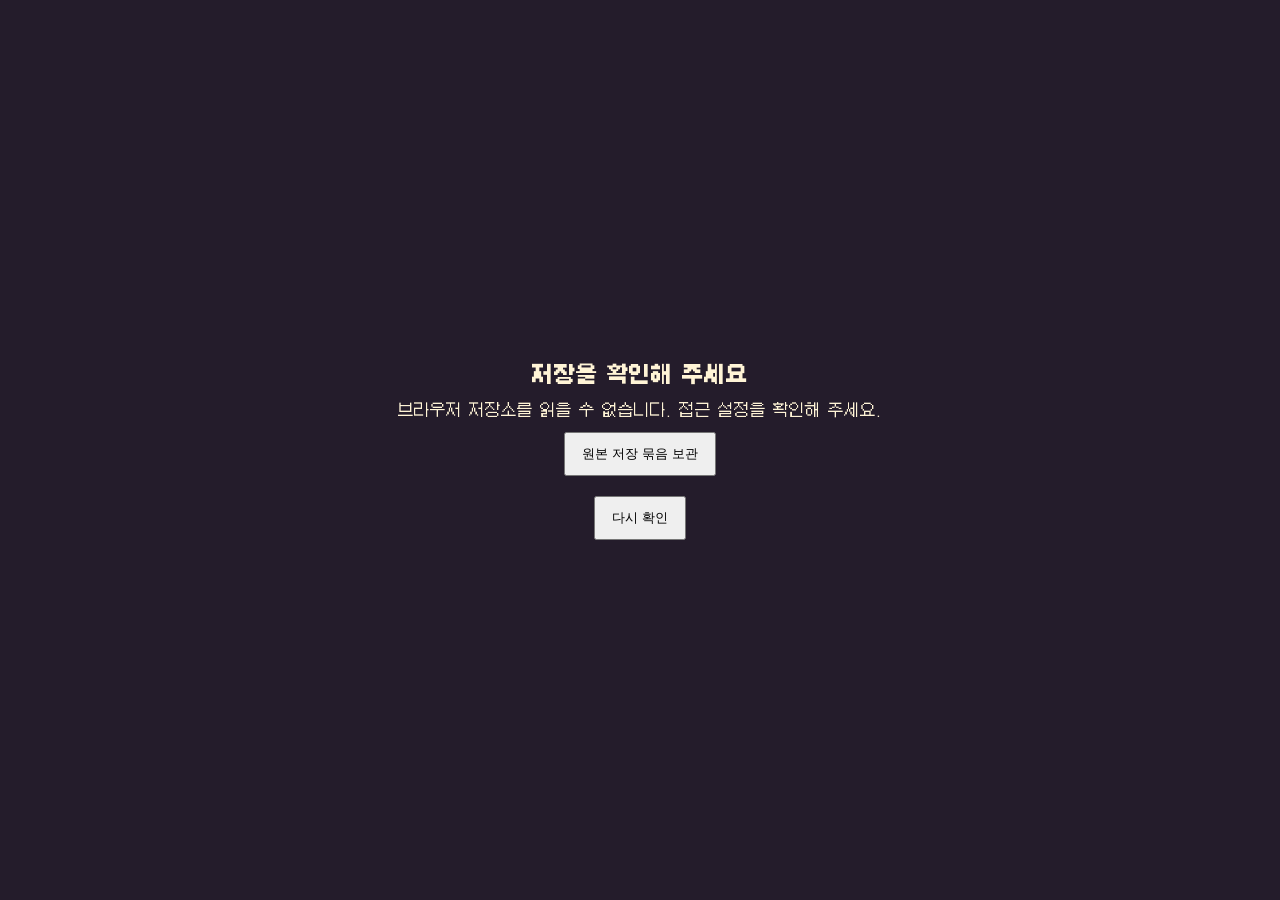
<file: index.html>
<!doctype html>
<html lang="ko">
  <head>
    <meta charset="UTF-8" />
    <meta name="viewport" content="width=device-width, initial-scale=1, viewport-fit=cover, user-scalable=no" />
    <meta name="theme-color" content="#241C2B" />
    <link rel="manifest" href="./manifest.webmanifest" />
    <link rel="apple-touch-icon" href="./pwa/icon-192.png" />
    <meta name="description" content="토비가 판 굴이 곧 던전이다 — 옆 단면 마을 경영 RPG" />
    <title>토비 용사단</title>
    <!-- 파비콘 요청을 막는다(없으면 브라우저가 /favicon.ico 를 찾다 404 를 낸다 — 화면 찍기 오류 1건의 정체) -->
    <link rel="icon" href="data:," />
    <script type="module" crossorigin src="./assets/main-7h5Ez1J1.js"></script>
    <link rel="modulepreload" crossorigin href="./assets/terrainArt-B5kXqZnR.js">
    <link rel="stylesheet" crossorigin href="./assets/main-q4v2FKyw.css">
  <meta name="screen-orientation" content="landscape"><meta name="x5-orientation" content="landscape"></head>
  <body>
    <div id="root"></div>
  <script>
(function(){
  if(window.__ygLandscapeLock)return;window.__ygLandscapeLock=true;
  var mobile=matchMedia('(pointer:coarse)').matches||/Android|iPhone|iPad|iPod/i.test(navigator.userAgent);
  if(!mobile||!screen.orientation||!screen.orientation.lock||!document.documentElement.requestFullscreen)return;
  window.addEventListener('pointerdown',function(){
    var p=document.fullscreenElement?Promise.resolve():document.documentElement.requestFullscreen({navigationUI:'hide'});
    p.then(function(){return screen.orientation.lock('landscape')}).catch(function(){});
  },{once:true,capture:true});
})();
</script>
</body>
</html>
</file>
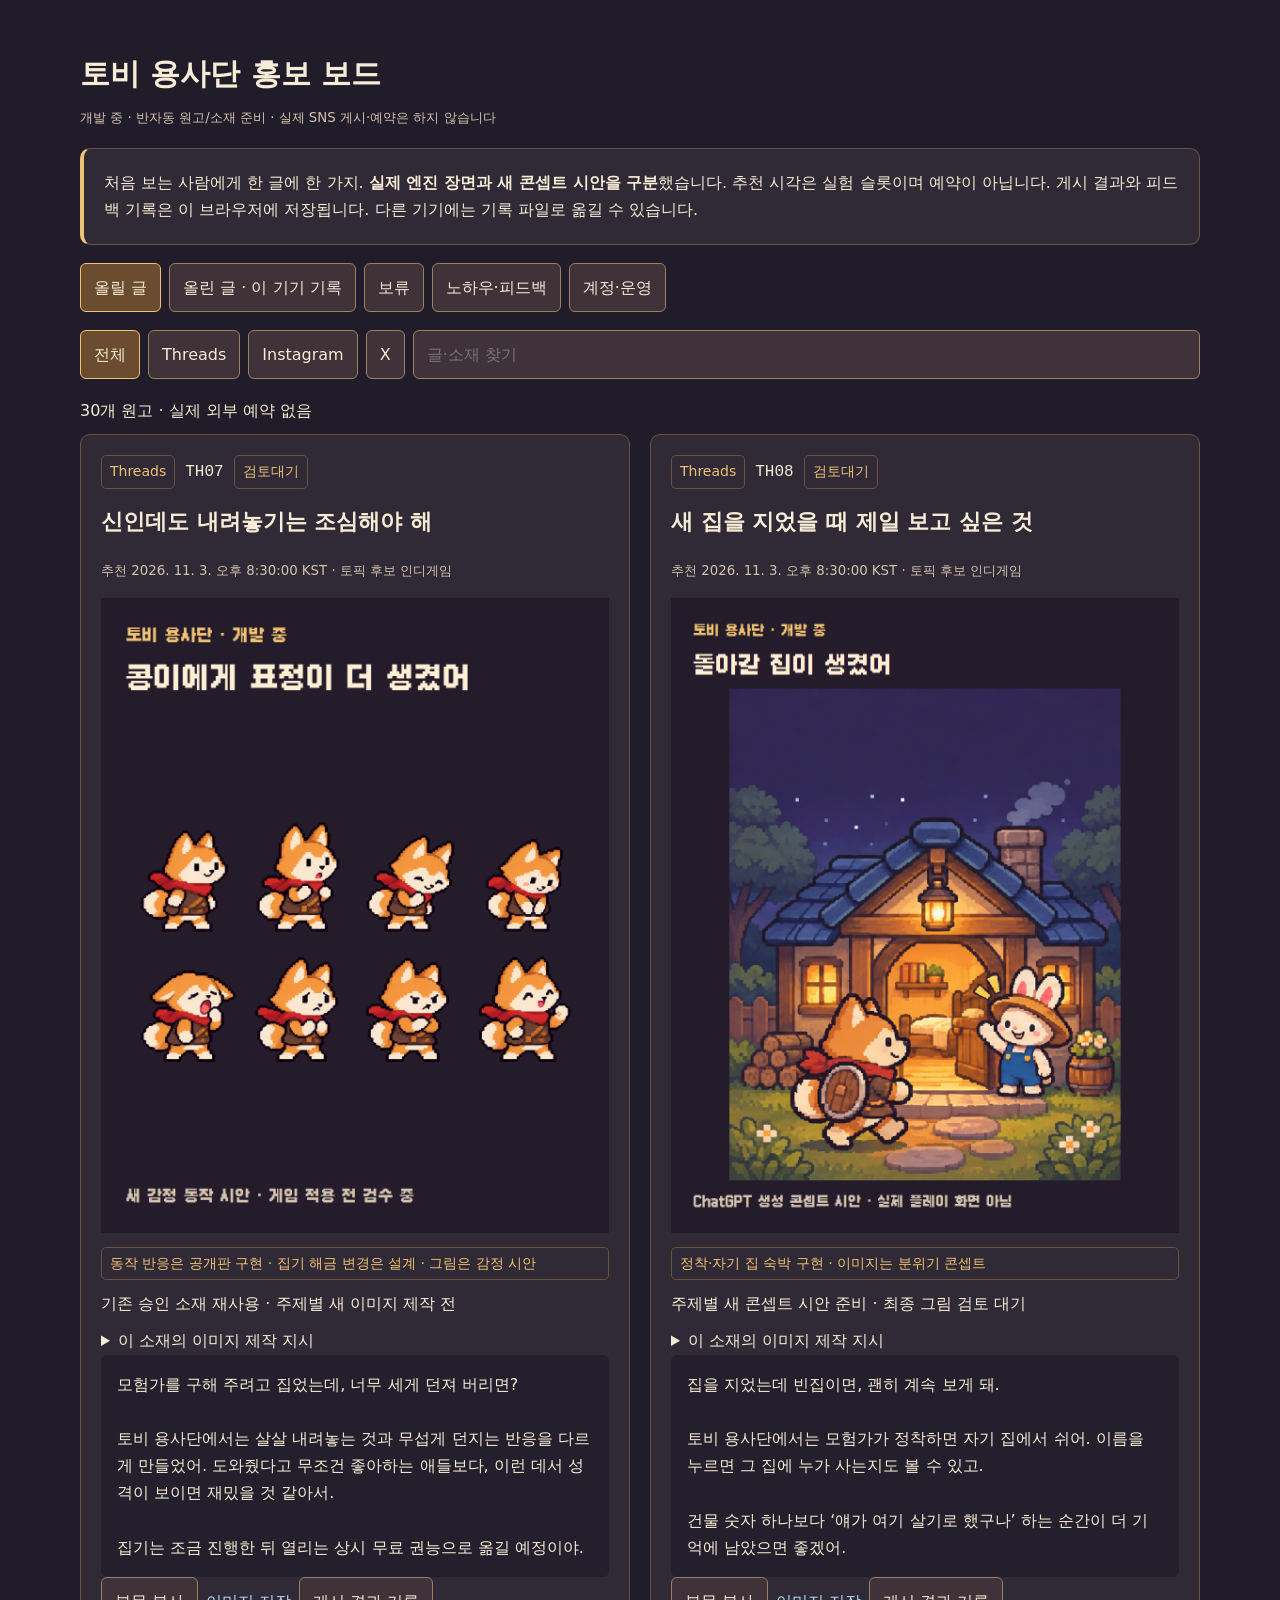
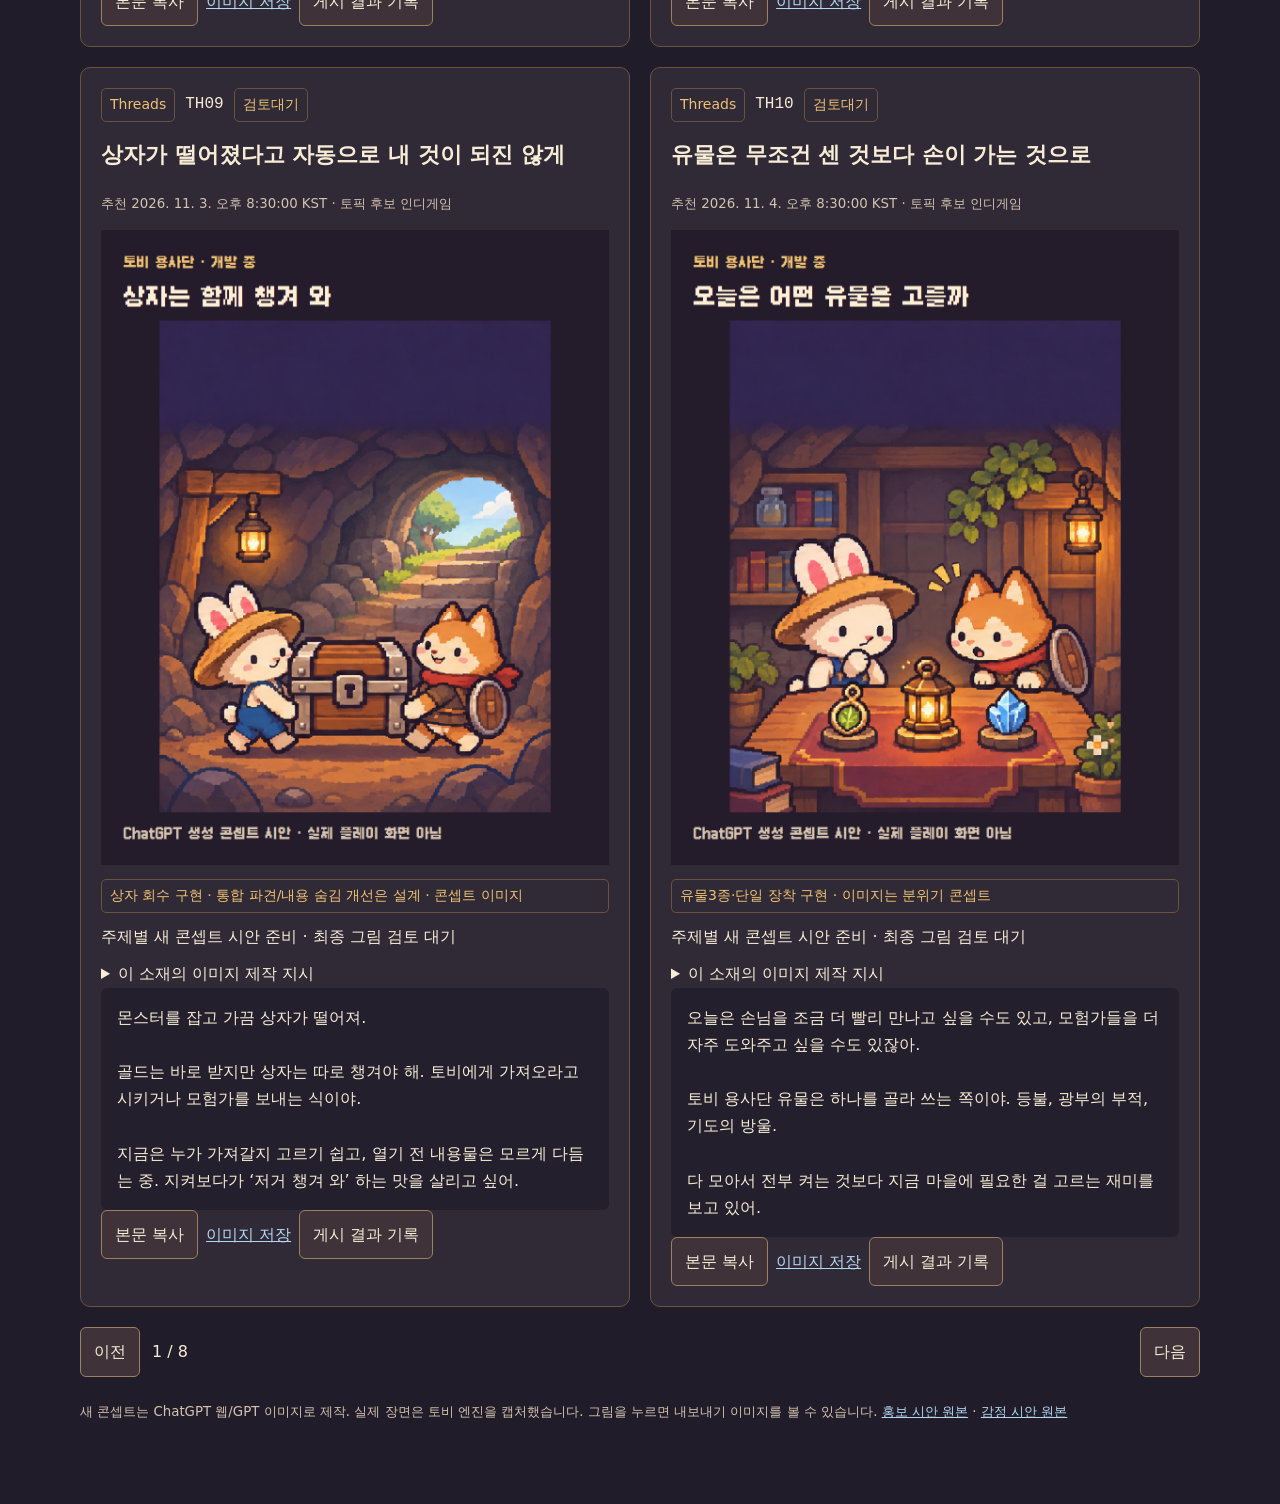
<file: assets/promo/index.html>
<!doctype html><html lang="ko"><head><meta charset="utf-8"><meta name="viewport" content="width=device-width,initial-scale=1"><meta name="robots" content="noindex,nofollow"><title>토비 용사단 홍보 보드</title><style>
:root{color-scheme:dark;--bg:#211c29;--card:#302936;--ink:#f7ecd6;--muted:#d4c3b0;--line:#69533f;--gold:#efc374}*{box-sizing:border-box}body{margin:0;background:var(--bg);color:var(--ink);font:16px/1.7 system-ui,sans-serif}main{max-width:1160px;margin:auto;padding:28px 20px 80px}h1{font-size:30px;margin-bottom:4px}h2{font-size:22px}p{margin:10px 0}a{color:#b5d8f2}small{color:var(--muted)}button,input,select,textarea{font:inherit;color:var(--ink);background:#3f3239;border:1px solid #9c805f;border-radius:6px;min-height:44px;padding:10px 13px}button{cursor:pointer}button[aria-pressed=true]{background:#6b4c2f;border-color:var(--gold)}button:focus-visible,a:focus-visible{outline:3px solid #b5d8f2;outline-offset:3px}.tools{display:flex;flex-wrap:wrap;gap:8px;margin:18px 0}.tools input{flex:1;min-width:200px}.notice,article,#rules,#ops{padding:20px;background:var(--card);border:1px solid var(--line);border-radius:10px;margin:18px 0}.notice{border-left:4px solid var(--gold)}.grid{display:grid;grid-template-columns:repeat(2,minmax(0,1fr));gap:20px}article{margin:0}article h2{line-height:1.4}header{display:flex;align-items:center;gap:10px;flex-wrap:wrap}.tag{padding:4px 8px;color:var(--gold);border:1px solid var(--line);border-radius:5px;font-size:14px}.copy{white-space:pre-wrap;overflow-wrap:anywhere;padding:16px;background:#241f2c;border-radius:6px}.poster{display:block;width:100%;aspect-ratio:4/5;object-fit:contain;background:#241c2b;margin:14px 0}.actions{display:flex;gap:8px;flex-wrap:wrap}.actions a{display:inline-flex;align-items:center;min-height:44px}.record{color:#a7d9ad;overflow-wrap:anywhere}dialog{max-width:580px;width:calc(100% - 30px);background:#302936;color:var(--ink);border:2px solid var(--gold);border-radius:10px;padding:24px}dialog::backdrop{background:#000b}label{display:block;margin:10px 0}label input,label textarea{display:block;width:100%;margin-top:5px}textarea{min-height:100px}#message{position:sticky;bottom:12px;padding:12px;background:#493a3a;border-radius:6px;margin-top:16px}#message:empty{display:none}[hidden]{display:none!important}.paging{display:flex;gap:12px;align-items:center;margin:20px 0}.paging span{flex:1}.linkrow{display:flex;gap:18px;flex-wrap:wrap}@media(max-width:720px){main{padding:16px 14px 70px}.grid{grid-template-columns:1fr}h1{font-size:26px}.notice,article{padding:16px}.tools button{flex-grow:1}}
</style></head><body><main><h1>토비 용사단 홍보 보드</h1><small>개발 중 · 반자동 원고/소재 준비 · 실제 SNS 게시·예약은 하지 않습니다</small>
<aside class="notice">처음 보는 사람에게 한 글에 한 가지. <b>실제 엔진 장면과 새 콘셉트 시안을 구분</b>했습니다. 추천 시각은 실험 슬롯이며 예약이 아닙니다. 게시 결과와 피드백 기록은 이 브라우저에 저장됩니다. 다른 기기에는 기록 파일로 옮길 수 있습니다.</aside>
<nav class="tools" aria-label="상태"><button data-status="검토대기" aria-pressed="true">올릴 글</button><button data-status="posted">올린 글 · 이 기기 기록</button><button data-status="보류">보류</button><button data-status="rules">노하우·피드백</button><button data-status="ops">계정·운영</button></nav>
<div id="filters"><div class="tools" aria-label="채널"><button data-channel="all" aria-pressed="true">전체</button><button data-channel="Threads">Threads</button><button data-channel="Instagram">Instagram</button><button data-channel="X">X</button><input id="query" type="search" placeholder="글·소재 찾기" aria-label="글 검색"></div><p id="count"></p><div class="grid" id="cards"></div><div class="paging"><button id="prev">이전</button><span id="pageCount"></span><button id="next">다음</button></div></div>
<section id="rules" hidden><h2>노하우·피드백</h2><p><b>이미지 제작 경로:</b> Ego 브라우저의 ChatGPT 웹 채팅과 GPT 데스크톱 애플리케이션 이미지 스킬을 사용합니다. 같은 그림을 양쪽에서 중복 생성하지 않고 소재를 나눕니다. 최신 승인 시트만 참고하고 원본·요청·선택 이유를 RPG 폴더에 보존합니다. 생성2장이면 둘 다 비교합니다. 새 그림은 콘셉트, 실제 캡처는 검수 환경/공개판을 구분합니다.</p><ol><li>첫 글부터 전체 시스템을 나열하지 않습니다. 한 캐릭터·한 반응·한 고민을 보여 줍니다.</li><li>‘지금’은 실제 배포된 파일/화면으로 확인합니다. 새 CG·감정 시트는 시안이라고 표시합니다.</li><li>기본 피드는4:5 한 장. 글과 이미지가 말하는 대상이 같아야 합니다. 실제 첨부 미리보기의 잘림을 확인합니다.</li><li>Threads·Instagram·X는 같은 원고를 복사하지 않고 채널에 맞게 다시 씁니다. 토픽은 제안이며 게시 시 실제 선택을 확인합니다.</li><li>반말은 일관되게, 과한 AI 관용구·매 글 강제 질문·가짜 성과 숫자 없이. 본문에 정보를 주고 답을 전부 댓글로 숨기지 않습니다.</li><li>입력 자동화 시 포커스·본문·댓글·이미지 수·토픽을 대조합니다. 실제 게시 버튼은 사용자가 누릅니다.</li><li>자유 입력 피드백은 개인 정보 없이 적어 주세요. 여기는 로그인/DM/자동 게시 도구가 아닙니다.</li></ol><label>다음 원고에 반영할 피드백<textarea id="feedback" placeholder="예: 콩이는 한 번에 두 표정만 크게 보여 줘"></textarea></label><button id="saveFeedback">이 기기에 피드백 저장</button><p><a href="../game-strategy-20261101.html">재미·권능·출시 전략</a> · <a href="../game-monetization-20261102.html">BM 상세 추천</a></p><small>PA 공개 보드와 원문 피드백의 구조만 가져왔습니다. PA 전용 계정·캐릭터·공개 제한·성과 수치는 가져오지 않았습니다.</small></section>
<section id="ops" hidden><h2>계정·운영</h2><p>게시 계정은 소유자가 선택합니다. 계정 생성·이름 변경·로그인·외부 예약/게시는 실행하지 않았습니다. Threads는 제작자 이야기,Instagram은 소재 중심,X는 짧은 장면/영문 개발일지로 초안을 나눴습니다.</p><p>한국 사용자 대상 오전/저녁 슬롯을 시험하고 실제 조회·댓글·게임 방문을 본 뒤 조정합니다. 지금 일정은 제안이며 성공 시간표가 아닙니다. 이미 날짜가 지났으면 게시 순서를 유지해 새 날짜를 잡습니다.</p><p><b>베타 주소</b><br><a href="http://121.190.25.199/beta/">http://121.190.25.199/beta/</a></p><div class="tools"><button id="export">이 기기 기록 내보내기</button><button id="import">기록 가져오기</button><input id="importFile" type="file" accept="application/json" hidden></div><p>기록 파일에는 게시 URL/시각·입력한 수치·피드백만 담습니다. 가져오기는 같은 글 ID의 기록을 합칩니다. 원고 정본은 제작 폴더의 posts.json이며 브라우저 기록을 올린다고 서버 원고가 자동 변경되지는 않습니다.</p></section>
<div id="message" role="status" aria-live="polite"></div><footer><small>새 콘셉트는 ChatGPT 웹/GPT 이미지로 제작. 실제 장면은 토비 엔진을 캡처했습니다. 그림을 누르면 내보내기 이미지를 볼 수 있습니다. <a href="./source/toby-keyart-web-v1.png" download>홍보 시안 원본</a> · <a href="./source/kong-reactions-native-v1.png" download>감정 시안 원본</a></small></footer></main>
<dialog id="recordDialog"><form id="recordForm"><h2>게시 결과 기록 · 이 기기</h2><p id="recordTitle"></p><label>실제 게시 URL<input id="postedUrl" type="url" required placeholder="https://www.threads.com/..."></label><label>게시 시각(이 기기 시간)<input id="postedAt" type="datetime-local" required></label><label>확인한 조회 수(선택)<input id="views" type="number" min="0" max="1000000000"></label><label>메모<textarea id="recordNote"></textarea></label><div class="actions"><button type="submit">기록 저장</button><button type="button" id="cancelRecord">취소</button></div></form></dialog>
<script type="module">
const data=await(await fetch('./board-data.json')).json(),posts=data.posts,known=new Set(posts.map(p=>p.id)),key='toby-promo-records-v1';let store={records:{},feedback:''};
function notify(s){document.getElementById('message').textContent=s}
try{const old=JSON.parse(localStorage.getItem(key)||'null');if(old&&typeof old==='object'&&old.records&&typeof old.records==='object'&&!Array.isArray(old.records))store={records:old.records,feedback:String(old.feedback||'').slice(0,5000)}}catch{notify('브라우저 기록을 읽지 못했어요. 내보내기 파일을 사용해 주세요.')}
const validUrl=s=>{try{const u=new URL(s);return u.protocol==='https:'&&['threads.com','www.threads.com','threads.net','www.threads.net','instagram.com','www.instagram.com','x.com','www.x.com','twitter.com','www.twitter.com'].includes(u.hostname)}catch{return false}};
function validRecord(v){return v&&typeof v==='object'&&validUrl(v.url)&&typeof v.at==='string'&&Number.isFinite(Date.parse(v.at))&&(!('views'in v)||v.views===null||Number.isInteger(v.views)&&v.views>=0&&v.views<=1e9)&&typeof v.note==='string'&&v.note.length<=2000}
for(const [id,v]of Object.entries(store.records))if(!known.has(id)||!validRecord(v))delete store.records[id];
function persist(){try{localStorage.setItem(key,JSON.stringify(store));return true}catch{notify('기록을 저장하지 못했어요. 내보내기를 사용해 주세요.');return false}}
const esc=s=>String(s??'').replace(/[&<>"']/g,c=>({'&':'&amp;','<':'&lt;','>':'&gt;','"':'&quot;',"'":'&#39;'}[c]));
let status='검토대기',channel='all',page=0,selected=null;
function render(){const ordinary=!['rules','ops'].includes(status);document.getElementById('filters').hidden=!ordinary;document.getElementById('rules').hidden=status!=='rules';document.getElementById('ops').hidden=status!=='ops';document.getElementById('feedback').value=store.feedback;if(!ordinary)return;const q=document.getElementById('query').value;const filtered=posts.filter(p=>(channel==='all'||p.channel===channel)&&(status==='posted'?!!store.records[p.id]:!store.records[p.id]&&p.status===status)&&(p.title+p.body).includes(q));const pages=Math.max(1,Math.ceil(filtered.length/4));page=Math.min(page,pages-1);document.getElementById('count').textContent=filtered.length+'개 원고 · 실제 외부 예약 없음';document.getElementById('pageCount').textContent=(page+1)+' / '+pages;document.getElementById('prev').disabled=page===0;document.getElementById('next').disabled=page+1>=pages;document.getElementById('cards').innerHTML=filtered.slice(page*4,page*4+4).map(p=>`<article><header><span class="tag">${esc(p.channel)}</span><code>${esc(p.id)}</code><span class="tag">${store.records[p.id]?'이 기기 게시 기록':esc(p.status)}</span></header><h2>${esc(p.title)}</h2><small>추천 ${esc(new Date(p.schedule).toLocaleString('ko-KR',{timeZone:'Asia/Seoul'}))} KST · 토픽 후보 ${esc(p.topic)}</small><a href="./img/${p.image}"><img class="poster" src="./img/${p.image}" alt="${esc(p.title)} · ${esc(p.kind)}"></a><p class="tag">${esc(p.kind)}</p>${p.assetStatus?`<p>${esc(p.assetStatus)}</p>`:""}${p.imageBrief?`<details><summary>이 소재의 이미지 제작 지시</summary><p>${esc(p.imageBrief)}</p><p>Ego 브라우저 ChatGPT 웹 채팅 + GPT 데스크톱 앱 이미지 스킬. 최신 승인 참고 시트·세트 생성·원본 보존·눈 검수. 새 그림은 시안으로 표시.</p></details>`:""}<div class="copy">${esc(p.body)}</div>${p.firstComment?`<details><summary>첫 댓글 원고</summary><div class="copy">${esc(p.firstComment)}</div></details>`:''}<div class="actions"><button data-copy="${p.id}">본문 복사</button>${p.firstComment?`<button data-comment="${p.id}">첫 댓글 복사</button>`:''}<a href="./img/${p.image}" download>이미지 저장</a><button data-record="${p.id}">게시 결과 기록</button></div>${store.records[p.id]?`<p class="record"><a href="${esc(store.records[p.id].url)}" target="_blank" rel="noopener">실제 게시 URL</a> · ${esc(store.records[p.id].at)}<br>${esc(store.records[p.id].note)}</p>`:''}</article>`).join('')||'<article>이 조건에 해당하는 원고가 없어요.</article>';}
async function copy(text){try{if(!window.isSecureContext||!navigator.clipboard)throw Error();await navigator.clipboard.writeText(text);notify('원고를 복사했어요. 이미지·토픽·첫 댓글도 확인해 주세요.')}catch{const t=document.createElement('textarea');t.value=text;t.style.cssText='position:fixed;left:0;top:0;opacity:0';document.body.append(t);t.select();const ok=document.execCommand('copy');t.remove();notify(ok?'원고를 복사했어요.':'복사하지 못했어요. 원고를 직접 선택해 주세요.')}}
document.querySelectorAll('[data-status]').forEach(b=>b.onclick=()=>{status=b.dataset.status;page=0;document.querySelectorAll('[data-status]').forEach(x=>x.setAttribute('aria-pressed',String(x===b)));render()});document.querySelectorAll('[data-channel]').forEach(b=>b.onclick=()=>{channel=b.dataset.channel;page=0;document.querySelectorAll('[data-channel]').forEach(x=>x.setAttribute('aria-pressed',String(x===b)));render()});document.getElementById('query').oninput=()=>{page=0;render()};document.getElementById('prev').onclick=()=>{page--;render()};document.getElementById('next').onclick=()=>{page++;render()};
document.getElementById('cards').onclick=e=>{const b=e.target.closest('button');if(!b)return;const id=b.dataset.copy||b.dataset.comment||b.dataset.record,p=posts.find(p=>p.id===id);if(!p)return;if(b.dataset.copy)return copy(p.body);if(b.dataset.comment)return copy(p.firstComment);selected=id;document.getElementById('recordTitle').textContent=p.title;const r=store.records[id];document.getElementById('postedUrl').value=r?.url||'';document.getElementById('postedAt').value=r?.at?new Date(Date.parse(r.at)-new Date(r.at).getTimezoneOffset()*60000).toISOString().slice(0,16):'';document.getElementById('recordNote').value=r?.note||'';document.getElementById('views').value=r?.views??'';document.getElementById('recordDialog').showModal()};document.getElementById('cancelRecord').onclick=()=>document.getElementById('recordDialog').close();
document.getElementById('recordForm').onsubmit=e=>{e.preventDefault();const v={url:document.getElementById('postedUrl').value,at:document.getElementById('postedAt').value,note:document.getElementById('recordNote').value,views:document.getElementById('views').value===''?null:+document.getElementById('views').value};if(!validRecord(v)){notify('실제 Threads·Instagram·X의 https 게시 URL과 올바른 기록을 넣어 주세요.');return}v.at=new Date(v.at).toISOString();store.records[selected]=v;const saved=persist();document.getElementById('recordDialog').close();render();notify(saved?'이 브라우저에 기록했어요. 다른 기기에서는 기록 파일을 가져와 주세요.':'저장하지 못했어요. 계정·운영에서 이 화면의 기록을 내보내 주세요.')};
document.getElementById('saveFeedback').onclick=()=>{store.feedback=document.getElementById('feedback').value.slice(0,5000);if(persist())notify('피드백을 이 브라우저에 저장했어요. 기록 파일로 내보내 제작 장부에 반영할 수 있어요.')};document.getElementById('export').onclick=()=>{const url=URL.createObjectURL(new Blob([JSON.stringify({version:1,...store},null,2)],{type:'application/json'})),a=document.createElement('a');a.href=url;a.download='toby-promo-records.json';a.click();setTimeout(()=>URL.revokeObjectURL(url),1000)};document.getElementById('import').onclick=()=>document.getElementById('importFile').click();document.getElementById('importFile').onchange=async e=>{try{const f=e.target.files[0];if(!f||f.size>1000000)throw Error();const x=JSON.parse(await f.text());if(x.version!==1||!x.records||Array.isArray(x.records)||typeof x.records!=='object')throw Error();const records={};for(const [id,v]of Object.entries(x.records)){if(!known.has(id)||!validRecord(v))throw Error();records[id]={...v,at:new Date(v.at).toISOString()}}store.records={...store.records,...records};store.feedback=typeof x.feedback==='string'?x.feedback.slice(0,5000):store.feedback;const saved=persist();render();notify(saved?'기록을 합쳤어요. 원고 정본은 자동으로 바뀌지 않아요.':'기록을 화면에 합쳤으나 저장에 실패했어요. 내보내기를 사용해 주세요.')}catch{notify('기록 파일을 확인해 주세요. 기존 기록은 보존했어요.')}finally{e.target.value=''}};
render();
</script></body></html>
</file>
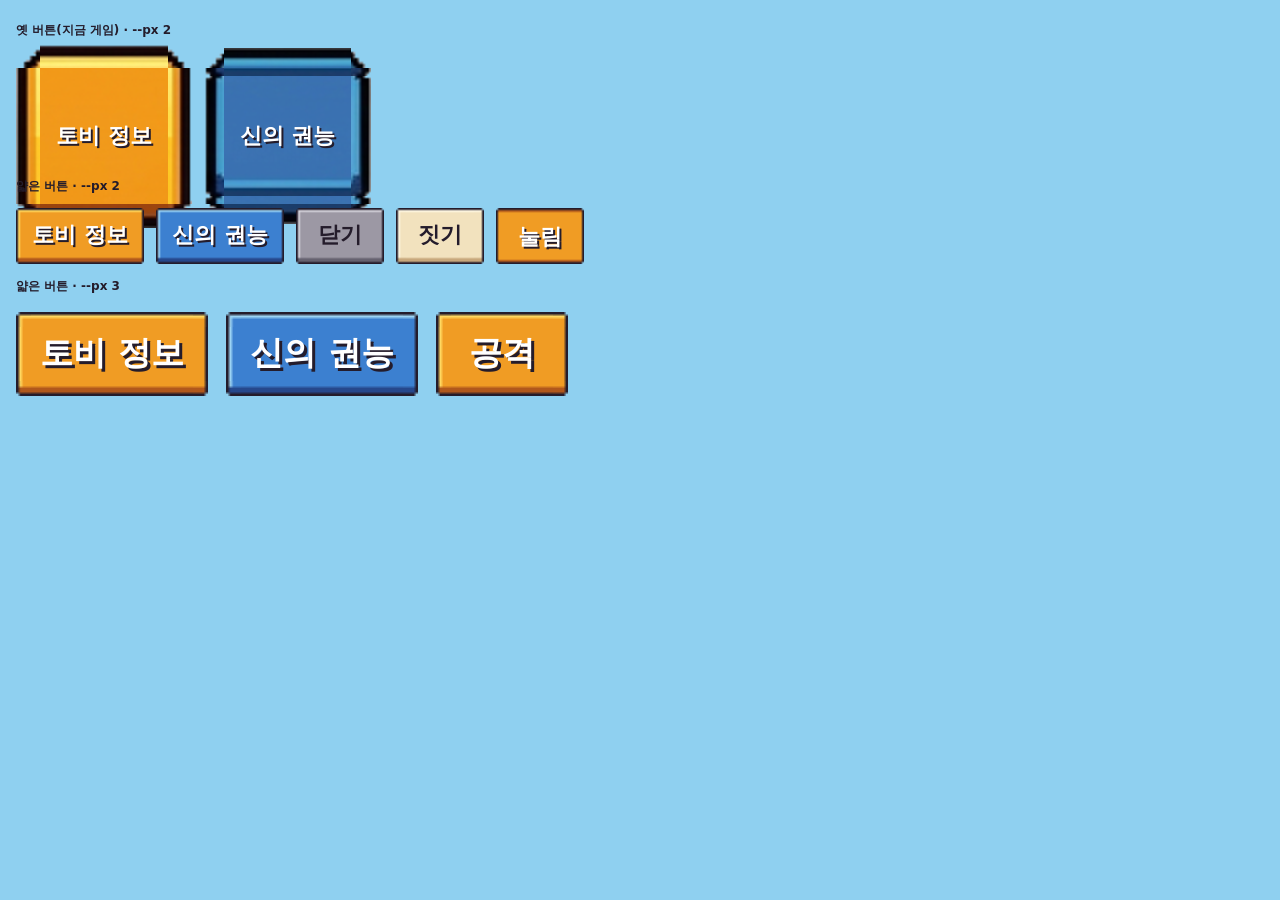
<file: btn-thin-demo.html>
<!doctype html>
<!-- 얇은 버튼 견본(엔딩 세션 2026-10-31) — 옛 btnOrange/btnBlue 와 새 btnThin* 를 같은 --px 로 나란히 -->
<html lang="ko">
<head>
<meta charset="utf-8" />
<title>버튼 견본 — 옛 것 · 얇은 것</title>
<style>
  :root { --px: 2px; --ink: #241c2b; }
  body { margin: 0; padding: 16px; background: #8fd0f0; font-family: "Galmuri11", "DungGeunMo", system-ui, sans-serif; color: var(--ink); }
  h2 { font-size: 14px; margin: 18px 0 8px; }
  .row { display: flex; gap: calc(6 * var(--px)); align-items: center; flex-wrap: wrap; }
  button { font: inherit; font-weight: 700; font-size: calc(11 * var(--px)); background: transparent; border-style: solid; border-radius: 0; cursor: pointer; }
  /* 옛 것 — init toby-ui.css 그대로 */
  .old { border-width: calc(12 * var(--px)); border-image: url("/ui/btnOrange.png") 12 fill repeat; border-image-width: calc(12 * var(--px)); padding: calc(2 * var(--px)) calc(8 * var(--px)); color: #fff; text-shadow: var(--px) var(--px) 0 var(--ink); }
  .old.blue { border-width: calc(10 * var(--px)); border-image: url("/ui/btnBlue.png") 10 fill repeat; border-image-width: calc(10 * var(--px)); }
  /* 새 것 — 테두리 5 원본px · 글자 둘레 여백 위아래 4 · 좌우 10 원본px · 높이 최소 28 */
  .thin { border-width: calc(5 * var(--px)); border-image: url("/ui/btnThinOrange.png") 5 fill repeat; border-image-width: calc(5 * var(--px));
          padding: calc(4 * var(--px)) calc(10 * var(--px)) calc(5 * var(--px)); min-height: calc(28 * var(--px)); min-width: calc(44 * var(--px));
          line-height: 1; color: #fff; text-shadow: var(--px) var(--px) 0 var(--ink); }
  .thin.blue { border-image-source: url("/ui/btnThinBlue.png"); }
  .thin.gray { border-image-source: url("/ui/btnThinGray.png"); color: var(--ink); text-shadow: none; }
  .thin.cream { border-image-source: url("/ui/btnThinCream.png"); color: var(--ink); text-shadow: none; }
  .thin:active, .thin.down { border-image-source: url("/ui/btnThinOrangeDown.png"); padding-top: calc(5 * var(--px)); padding-bottom: calc(4 * var(--px)); }
  .thin.blue:active, .thin.blue.down { border-image-source: url("/ui/btnThinBlueDown.png"); }
  .x3 { --px: var(--px3); }
  /* 실금 막기(PA §0-2): 글자 길이로 너비가 정해지면 기기 px 소수가 생긴다 → 너비 · 높이를 게임 px 정수배로 못박고 글자는 그 안 가운데 */
  .thin { box-sizing: border-box; display: inline-flex; align-items: center; justify-content: center; height: calc(28 * var(--px)); padding: 0 0 var(--px); white-space: nowrap; }
  .thin.down, .thin:active { padding: var(--px) 0 0; }
  .w44 { width: calc(44 * var(--px)); } .w64 { width: calc(64 * var(--px)); }
  h2, .row { margin: 0; height: calc(var(--rowH) * var(--px)); line-height: calc(var(--rowH) * var(--px)); }
  h2 { --rowH: 14; font-size: calc(6 * var(--px)); } .row { --rowH: 36; }
  body { padding: calc(8 * var(--px)); }
</style>
<script>
  // --px 를 «기기 px 정수» 로: 게임 1px = round(2·dpr) 기기 px (dpr 2.625 → 5 기기 px). 제작 세션 --px 계산과 같은 뜻
  const d = devicePixelRatio || 1;
  document.documentElement.style.setProperty("--px", Math.round(2 * d) / d + "px");
  document.documentElement.style.setProperty("--px3", Math.round(3 * d) / d + "px");
</script>
</head>
<body>
  <h2>옛 버튼(지금 게임) · --px 2</h2>
  <div class="row" style="--rowH:64"><button class="old">토비 정보</button><button class="old blue">신의 권능</button></div>
  <h2>얇은 버튼 · --px 2</h2>
  <div class="row"><button class="thin w64">토비 정보</button><button class="thin blue w64">신의 권능</button><button class="thin gray w44">닫기</button><button class="thin cream w44">짓기</button><button class="thin down w44">눌림</button></div>
  <h2>얇은 버튼 · --px 3</h2>
  <div class="row x3"><button class="thin w64">토비 정보</button><button class="thin blue w64">신의 권능</button><button class="thin w44">공격</button></div>
</body>
</html>
</file>
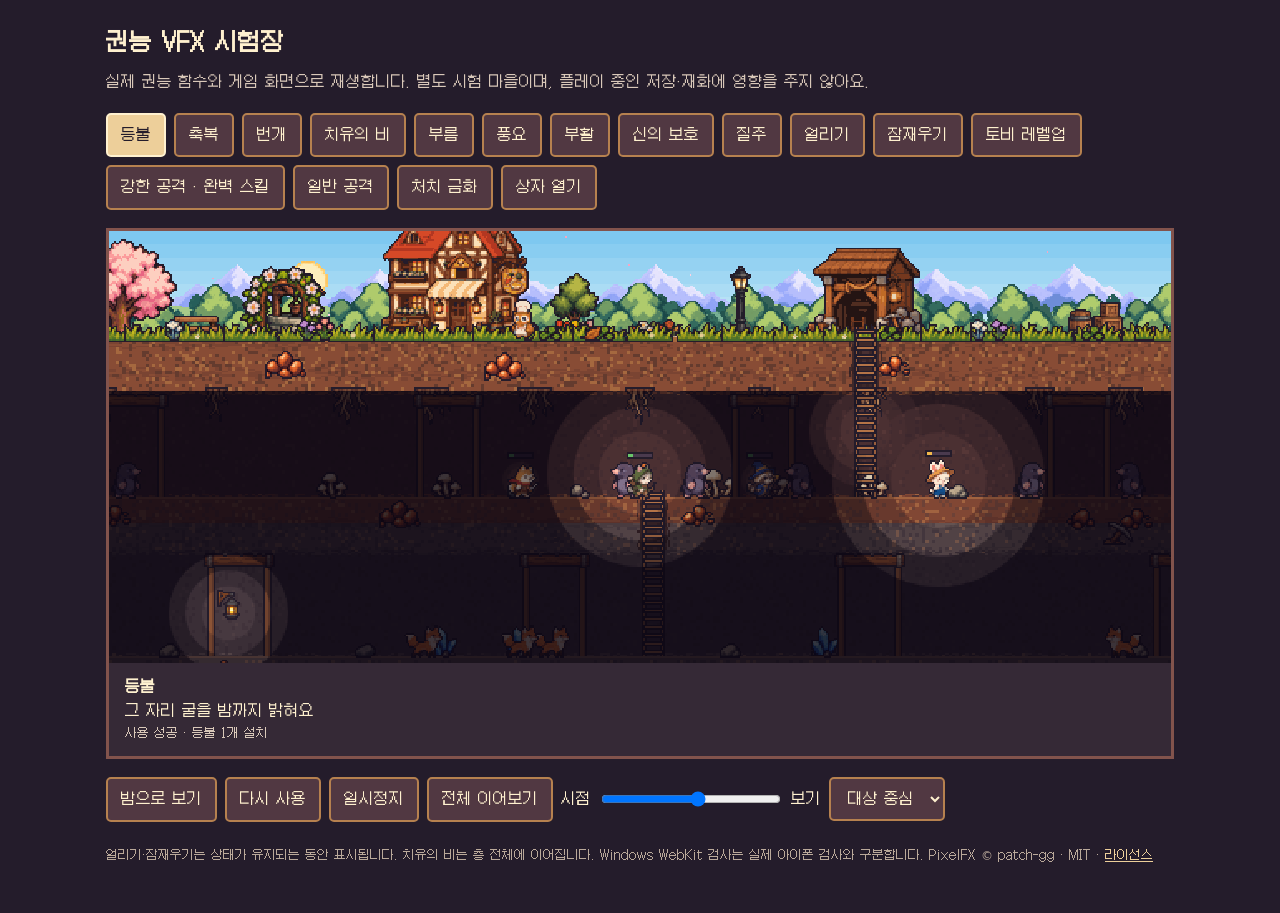
<file: power-vfx-preview.html>
<!doctype html>
<html lang="ko"><head><meta charset="utf-8"><meta name="viewport" content="width=device-width,initial-scale=1"><title>권능 VFX 시험장 · 토비 용사단</title>
<style>
@font-face{font-family:Galmuri;src:url('fonts/Galmuri11.woff2')}*{box-sizing:border-box}body{margin:0;background:#241c2b;color:#fff1cf;font:15px/1.65 Galmuri,system-ui,sans-serif}main{max-width:1100px;margin:auto;padding:24px 16px}h1{font-size:23px;margin:0}p{margin:8px 0 18px;color:#d9c8b9}nav,.tools{display:flex;gap:8px;flex-wrap:wrap;margin:14px 0}button,select{font:inherit;min-height:44px;border:2px solid #b6814f;border-radius:5px;background:#513842;color:#fff1cf;padding:8px 13px;cursor:pointer}button[aria-pressed=true]{background:#edcf9a;color:#241c2b;border-color:#fff1cf}button:focus-visible,select:focus-visible,input:focus-visible{outline:3px solid #fff1cf;outline-offset:3px}figure{margin:18px 0;border:3px solid #82534c;background:#16131a}canvas{display:block;width:100%;height:auto;image-rendering:pixelated}figcaption{padding:12px 16px;background:#352936;min-height:76px}#result{font-size:12px;color:#d9c8b9}label{display:flex;align-items:center;gap:8px}input{width:180px}footer{font-size:12px;color:#baa99a;margin:24px 0}a{color:#edcf9a}@media(max-width:700px){main{padding:12px}h1{font-size:18px}button{padding:7px 10px}nav{gap:6px}figcaption{min-height:100px}}
</style>  <script type="module" crossorigin src="./assets/powerVfx-BkplAI-E.js"></script>
  <link rel="modulepreload" crossorigin href="./assets/terrainArt-B5kXqZnR.js">
<meta name="screen-orientation" content="landscape"><meta name="x5-orientation" content="landscape"></head><body><main><h1>권능 VFX 시험장</h1><p>실제 권능 함수와 게임 화면으로 재생합니다. 별도 시험 마을이며, 플레이 중인 저장·재화에 영향을 주지 않아요.</p>
<nav id="powers" aria-label="권능 선택"></nav>
<figure><canvas id="scene" width="640" height="260" aria-label="선택한 권능의 실제 게임 연출"></canvas><figcaption><strong id="name">그림을 불러오고 있어요</strong><div id="desc"></div><div id="result" role="status"></div></figcaption></figure>
<div class="tools"><button id="daynight" type="button">밤으로 보기</button><button id="replay" type="button">다시 사용</button><button id="pause" type="button">일시정지</button><button id="all" type="button" aria-pressed="false">전체 이어보기</button><label>시점 <input id="seek" aria-label="효과 재생 시점" type="range" min="0" max="1000" value="0"></label><label>보기 <select id="view"><option value="center">대상 중심</option><option value="left">층 왼쪽</option><option value="right">층 오른쪽</option></select></label></div>
<footer>얼리기·잠재우기는 상태가 유지되는 동안 표시됩니다. 치유의 비는 층 전체에 이어집니다. Windows WebKit 검사는 실제 아이폰 검사와 구분합니다. PixelFX © patch-gg · MIT · <a href="./licenses/pixelfx/LICENSE">라이선스</a></footer></main><script>
(function(){
  if(window.__ygLandscapeLock)return;window.__ygLandscapeLock=true;
  var mobile=matchMedia('(pointer:coarse)').matches||/Android|iPhone|iPad|iPod/i.test(navigator.userAgent);
  if(!mobile||!screen.orientation||!screen.orientation.lock||!document.documentElement.requestFullscreen)return;
  window.addEventListener('pointerdown',function(){
    var p=document.fullscreenElement?Promise.resolve():document.documentElement.requestFullscreen({navigationUI:'hide'});
    p.then(function(){return screen.orientation.lock('landscape')}).catch(function(){});
  },{once:true,capture:true});
})();
</script>
</body></html>
</file>
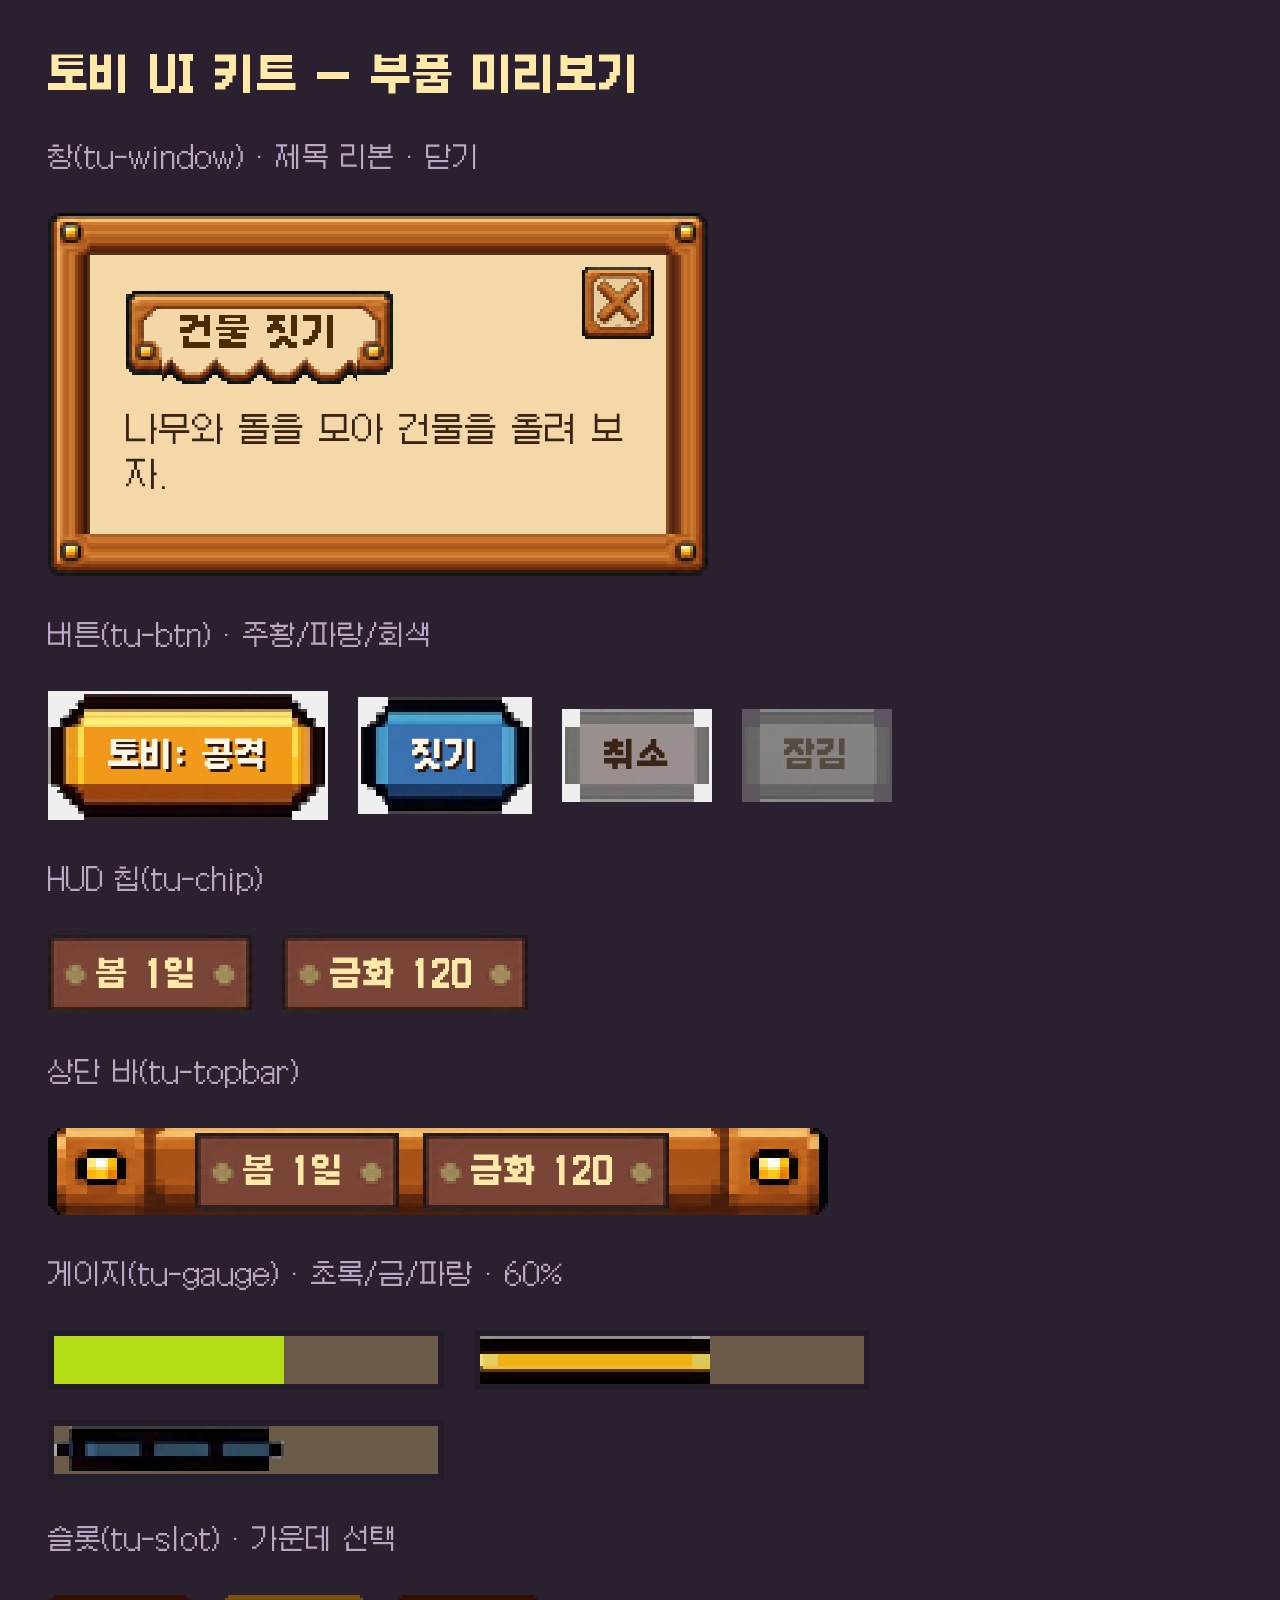
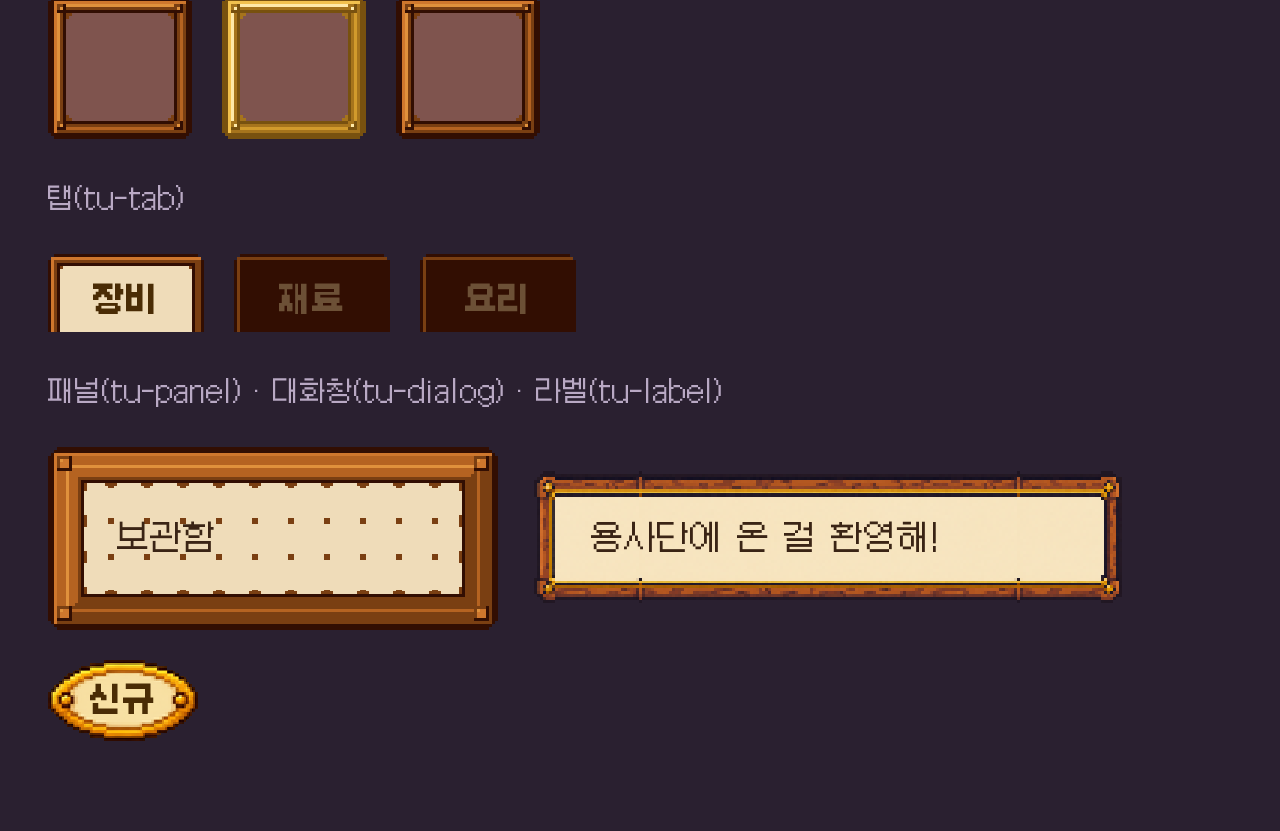
<file: ui-kit-demo.html>
<!DOCTYPE html>
<html lang="ko">
<head>
<meta charset="utf-8">
<meta name="viewport" content="width=device-width, initial-scale=1">
<title>토비 UI 키트 미리보기</title>
<link rel="stylesheet" href="./ui-kit.css">
<style>
  /* 미리보기 페이지에서는 한 논리 픽셀을 3 CSS px 로 키워 부품을 크게 본다 */
  :root { --px: 3px; }
  body {
    margin: 0;
    padding: calc(16 * var(--px));
    background: #2a2030;          /* 어두운 배경 위에서 크림 창이 돋보이게 */
    font-family: "Galmuri11", system-ui;
    -webkit-font-smoothing: none;
    color: var(--text-inverse);
  }
  h1 { font-size: calc(14 * var(--px)); margin: 0 0 calc(12 * var(--px)); color: var(--gold-hi); }
  .row { display: flex; flex-wrap: wrap; gap: calc(10 * var(--px)); align-items: center; margin-bottom: calc(14 * var(--px)); }
  .cap { width: 100%; font-size: calc(9 * var(--px)); color: #b9a9c4; margin-bottom: calc(2 * var(--px)); }
</style>
</head>
<body>
  <h1>토비 UI 키트 — 부품 미리보기</h1>

  <!-- 창 + 제목 리본 + 닫기 -->
  <div class="row">
    <div class="cap">창(tu-window) · 제목 리본 · 닫기</div>
    <div class="tu-window" style="width: calc(220 * var(--px));">
      <button class="tu-window__close" aria-label="닫기"></button>
      <div class="tu-window__title">건물 짓기</div>
      <p style="color: var(--text); font-size: calc(11 * var(--px)); margin: 0;">
        나무와 돌을 모아 건물을 올려 보자.
      </p>
    </div>
  </div>

  <!-- 버튼 3색 + 비활성 -->
  <div class="row">
    <div class="cap">버튼(tu-btn) · 주황/파랑/회색</div>
    <button class="tu-btn tu-btn--orange">토비: 공격</button>
    <button class="tu-btn tu-btn--blue">짓기</button>
    <button class="tu-btn tu-btn--gray">취소</button>
    <button class="tu-btn tu-btn--gray" disabled>잠김</button>
  </div>

  <!-- HUD 칩 -->
  <div class="row">
    <div class="cap">HUD 칩(tu-chip)</div>
    <span class="tu-chip">봄 1일</span>
    <span class="tu-chip">금화 120</span>
  </div>

  <!-- 상단 바 -->
  <div class="row">
    <div class="cap">상단 바(tu-topbar)</div>
    <div class="tu-topbar" style="width: calc(260 * var(--px));">
      <span class="tu-chip">봄 1일</span>
      <span class="tu-chip">금화 120</span>
    </div>
  </div>

  <!-- 게이지 60% -->
  <div class="row">
    <div class="cap">게이지(tu-gauge) · 초록/금/파랑 · 60%</div>
    <div class="tu-gauge"><i style="width: 60%;"></i></div>
    <div class="tu-gauge tu-gauge--gold"><i style="width: 60%;"></i></div>
    <div class="tu-gauge tu-gauge--blue"><i style="width: 60%;"></i></div>
  </div>

  <!-- 슬롯 3개(하나 선택) -->
  <div class="row">
    <div class="cap">슬롯(tu-slot) · 가운데 선택</div>
    <div class="tu-slot"></div>
    <div class="tu-slot tu-slot--selected"></div>
    <div class="tu-slot"></div>
  </div>

  <!-- 탭 -->
  <div class="row">
    <div class="cap">탭(tu-tab)</div>
    <span class="tu-tab tu-tab--on">장비</span>
    <span class="tu-tab tu-tab--off">재료</span>
    <span class="tu-tab tu-tab--off">요리</span>
  </div>

  <!-- 패널 + 대화창 + 라벨 -->
  <div class="row">
    <div class="cap">패널(tu-panel) · 대화창(tu-dialog) · 라벨(tu-label)</div>
    <div class="tu-panel" style="width: calc(150 * var(--px));">
      <span style="color: var(--text); font-size: calc(11 * var(--px));">보관함</span>
    </div>
    <div class="tu-dialog" style="width: calc(200 * var(--px));">
      <span style="font-size: calc(11 * var(--px));">용사단에 온 걸 환영해!</span>
    </div>
    <span class="tu-label">신규</span>
  </div>
</body>
</html>
</file>
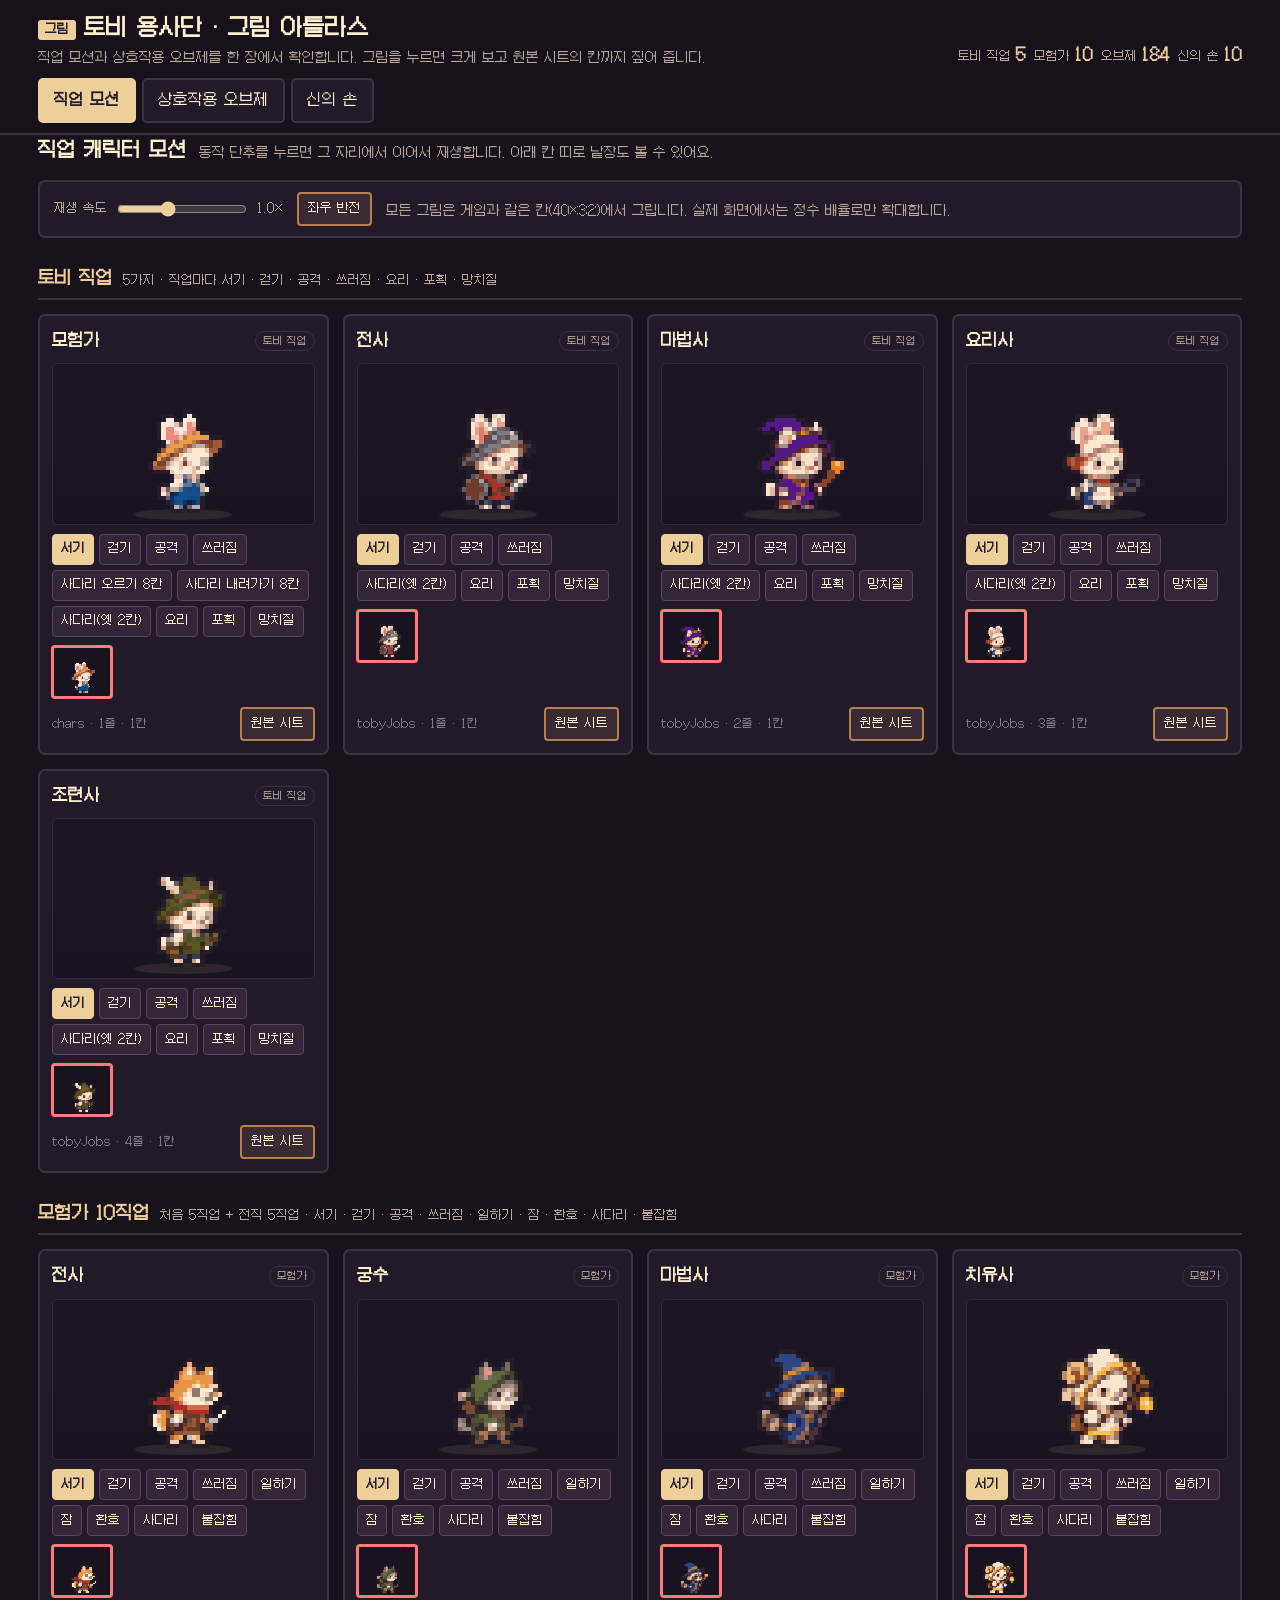
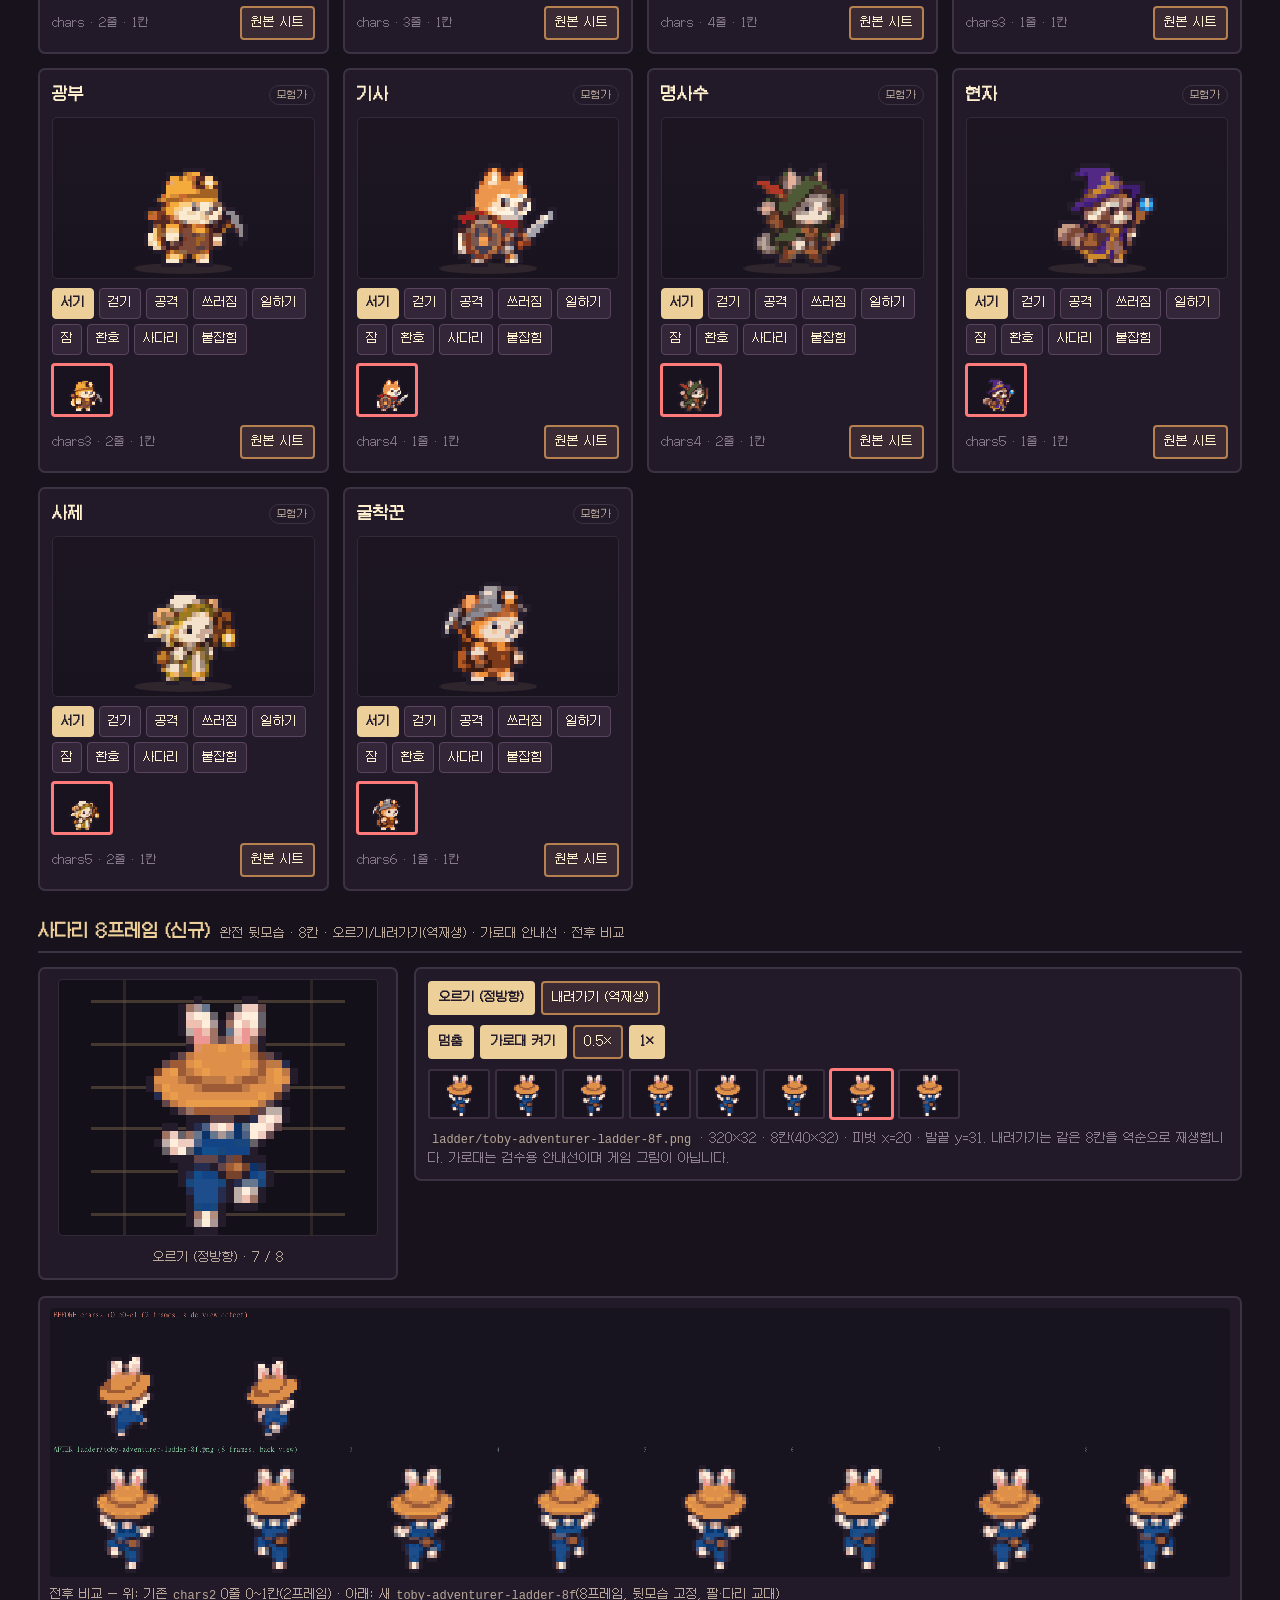
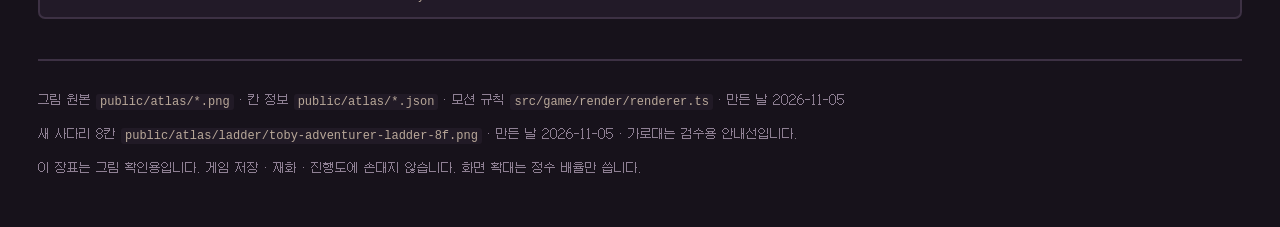
<file: atlas/sprite-atlas.html>
<!doctype html>
<html lang="ko">
<head>
<meta charset="utf-8">
<meta name="viewport" content="width=device-width,initial-scale=1">
<title>그림 아틀라스 · 토비 용사단</title>
<meta name="description" content="토비 용사단의 직업 모션과 상호작용 오브제 그림을 한 장에서 확인하는 검사용 장표">
<style>
@font-face{font-family:Galmuri;src:url('../fonts/Galmuri11.woff2') format('woff2');font-display:swap}
*{box-sizing:border-box}
:root{
  --ink:#fff1cf;--paper:#17121b;--panel:#221a28;--panel2:#2b2232;--line:#3d3144;
  --gold:#edcf9a;--gold2:#b6814f;--green:#8ee6a1;--muted:#baa99a;--red:#ff7b7b;
}
html{scroll-behavior:smooth}
body{margin:0;background:var(--paper);color:var(--ink);font:15px/1.65 Galmuri,system-ui,-apple-system,"Malgun Gothic",sans-serif}
button{font:inherit;color:inherit}
[hidden]{display:none!important}
a{color:var(--gold)}
.wrap{max-width:1240px;margin:auto;padding:0 18px}
header.top{position:sticky;top:0;z-index:20;background:rgba(23,18,27,.94);border-bottom:2px solid var(--line);backdrop-filter:blur(6px)}
.top-row{display:flex;align-items:flex-end;gap:16px;flex-wrap:wrap;padding:14px 0 10px}
h1{font-size:22px;line-height:1.3;margin:0}
.mark{display:inline-block;background:var(--gold);color:#241c2b;font-size:12px;padding:2px 7px;border-radius:3px;margin-right:8px;vertical-align:3px}
.lead{margin:4px 0 0;color:var(--muted);font-size:13px}
.summary{margin-left:auto;display:flex;gap:8px;flex-wrap:wrap;font-size:12px;color:var(--muted)}
.summary b{color:var(--gold);font-size:15px}
.tabs{display:flex;gap:6px;overflow-x:auto;padding:0 0 10px}
.tab{flex:0 0 auto;border:2px solid var(--line);background:var(--panel);border-radius:5px;padding:8px 14px;cursor:pointer;min-height:40px;white-space:nowrap}
.tab[aria-selected=true]{background:var(--gold);border-color:var(--gold);color:#241c2b;font-weight:700}
.tab:focus-visible,.chip:focus-visible,.btn:focus-visible,.obj-card:focus-visible,.thumb:focus-visible,.gh-frame:focus-visible{outline:3px solid var(--ink);outline-offset:2px}
main{padding:22px 0 60px}
section.view{animation:fade .16s ease-out}
@keyframes fade{from{opacity:.4}to{opacity:1}}
.view-head{display:flex;align-items:baseline;gap:12px;flex-wrap:wrap;margin:0 0 10px}
.view-head h2{font-size:19px;margin:0}
.view-head p{margin:0;color:var(--muted);font-size:13px}
.group{margin:26px 0 6px}
.group-head{display:flex;align-items:baseline;gap:10px;flex-wrap:wrap;border-bottom:2px solid var(--line);padding-bottom:6px;margin-bottom:14px}
.group-head h3{margin:0;font-size:17px;color:var(--gold)}
.group-head span{font-size:12px;color:var(--muted)}
.cards{display:grid;grid-template-columns:repeat(auto-fill,minmax(238px,1fr));gap:14px}
.char-card{background:var(--panel);border:2px solid var(--line);border-radius:7px;padding:12px;display:flex;flex-direction:column;gap:9px;min-width:0}
.char-card:hover{border-color:var(--gold2)}
.card-top{display:flex;align-items:center;gap:8px}
.card-top h3{margin:0;font-size:16px;flex:1;min-width:0;white-space:nowrap;overflow:hidden;text-overflow:ellipsis}
.pill{font-size:10px;color:var(--muted);border:1px solid var(--line);border-radius:999px;padding:1px 7px;white-space:nowrap}
.sprite-wrap{background:linear-gradient(180deg,#1d1622,#191320);border:1px solid #342938;border-radius:5px;display:flex;justify-content:center;padding:2px}
.sprite-wrap canvas{width:100%;max-width:190px;height:auto;image-rendering:pixelated}
.motion-row{display:flex;flex-wrap:wrap;gap:5px}
.chip{border:1px solid #5a4460;background:#332639;border-radius:4px;padding:4px 8px;font-size:12px;cursor:pointer;min-height:31px}
.chip[aria-pressed=true]{background:var(--gold);border-color:var(--gold);color:#241c2b;font-weight:700}
.strip{display:flex;flex-wrap:wrap;gap:4px;min-height:52px}
.thumb{padding:0;border:2px solid #3a2e40;background:#191320;border-radius:3px;cursor:pointer;line-height:0}
.thumb canvas{width:56px;height:auto;image-rendering:pixelated}
.thumb.on{border-color:var(--red);box-shadow:0 0 0 1px var(--red)}
.card-bottom{display:flex;align-items:center;gap:8px;margin-top:auto}
.sheet-ref{font-size:11px;color:#8f8094;flex:1;min-width:0;overflow:hidden;text-overflow:ellipsis;white-space:nowrap}
.btn{border:2px solid var(--gold2);background:#3a2a33;border-radius:4px;padding:5px 9px;font-size:12px;cursor:pointer;min-height:32px}
.btn:hover{background:#4a3540}
.toolbar{display:flex;align-items:center;gap:14px;flex-wrap:wrap;background:var(--panel);border:2px solid var(--line);border-radius:7px;padding:10px 14px;margin:14px 0 4px}
.toolbar label{display:flex;align-items:center;gap:8px;font-size:12px;color:var(--muted)}
input[type=range]{accent-color:var(--gold);width:130px}
input[type=search]{font:inherit;background:#17121b;border:2px solid var(--line);border-radius:4px;color:var(--ink);padding:7px 10px;min-width:220px}
input[type=search]:focus-visible{outline:3px solid var(--ink);outline-offset:2px}
.obj-section{margin:30px 0}
.obj-section h2{font-size:18px;margin:0;color:var(--gold)}
.obj-section .sec-note{color:var(--muted);font-size:12px;margin:3px 0 12px}
.obj-grid{display:grid;grid-template-columns:repeat(auto-fill,minmax(206px,1fr));gap:11px}
.obj-card{display:flex;flex-direction:column;align-items:stretch;gap:2px;background:var(--panel);border:2px solid var(--line);border-radius:6px;padding:8px;cursor:pointer;text-align:left;min-width:0}
.obj-card:hover{border-color:var(--gold2);background:#271e2d}
.obj-stage{display:flex;justify-content:center;align-items:center;background:linear-gradient(180deg,#1d1622,#191320);border:1px solid #342938;border-radius:4px;overflow:hidden}
.obj-stage canvas{width:100%;max-width:220px;height:auto;image-rendering:pixelated}
.obj-name{font-size:13px;color:var(--ink);white-space:nowrap;overflow:hidden;text-overflow:ellipsis}
.obj-key{font:11px/1.4 ui-monospace,Consolas,monospace;color:#8f8094;white-space:nowrap;overflow:hidden;text-overflow:ellipsis}
.obj-size{font-size:10px;color:#7d6f82}
.gh-layout{display:grid;grid-template-columns:minmax(220px,300px) 1fr;gap:18px;align-items:start;margin-top:14px}
.gh-stage{background:var(--panel);border:2px solid var(--line);border-radius:7px;padding:12px;text-align:center}
.gh-stage canvas{width:100%;max-width:240px;height:auto;image-rendering:pixelated}
.gh-stage h3{margin:6px 0 0;font-size:15px}
.gh-stage p{margin:2px 0 0;color:var(--muted);font-size:12px;min-height:20px}
.gh-controls{background:var(--panel);border:2px solid var(--line);border-radius:7px;padding:12px}
.gh-classes{display:flex;flex-wrap:wrap;gap:5px;margin-bottom:10px}
.gh-frames{display:grid;grid-template-columns:repeat(auto-fill,minmax(58px,1fr));gap:5px;margin-top:10px}
.gh-frame{padding:0;border:2px solid #3a2e40;background:#191320;border-radius:3px;cursor:pointer;line-height:0}
.gh-frame canvas{width:100%;height:auto;image-rendering:pixelated}
.gh-frame.on{border-color:var(--red);box-shadow:0 0 0 1px var(--red)}
.gh-frame span{display:block;font:9px/1.2 ui-monospace,monospace;color:#8f8094;padding:2px 0 3px;text-align:center}
.gh-now{display:flex;align-items:center;gap:10px;flex-wrap:wrap;font-size:12px;color:var(--muted)}
.gh-now b{color:var(--gold)}
/* 사다리 8프레임 */
.ladder-layout{display:grid;grid-template-columns:minmax(280px,360px) 1fr;gap:16px;align-items:start}
.ladder-stage{background:var(--panel);border:2px solid var(--line);border-radius:7px;padding:10px;text-align:center}
.ladder-stage canvas{width:100%;max-width:320px;height:auto;image-rendering:pixelated;background:#141019;border:1px solid #342938;border-radius:4px}
.ladder-stage p{margin:6px 0 0;color:var(--muted);font-size:12px}
.ladder-controls{background:var(--panel);border:2px solid var(--line);border-radius:7px;padding:12px;display:flex;flex-direction:column;gap:10px}
.seg{display:flex;flex-wrap:wrap;gap:6px}
.btn[aria-pressed=true]{background:var(--gold);border-color:var(--gold);color:#241c2b;font-weight:700}
.ladder-frames{display:grid;grid-template-columns:repeat(auto-fill,minmax(58px,1fr));gap:5px}
.ladder-frames .thumb canvas{width:100%}
.ladder-note{margin:0;color:#8f8094;font-size:12px;line-height:1.5}
.ladder-note code{color:var(--muted);background:#211a26;padding:1px 4px;border-radius:3px}
.before-after{margin:16px 0 0;background:var(--panel);border:2px solid var(--line);border-radius:7px;padding:10px}
.before-after img{display:block;width:100%;height:auto;image-rendering:pixelated;border-radius:4px}
.before-after figcaption{margin:8px 0 0;color:var(--muted);font-size:12px}
footer{border-top:2px solid var(--line);margin-top:40px;padding:18px 0 40px;color:#8f8094;font-size:12px}
footer code{color:var(--muted);background:#211a26;padding:1px 4px;border-radius:3px}
.overlay{position:fixed;inset:0;z-index:50;background:rgba(10,7,13,.86);display:flex;align-items:center;justify-content:center;padding:14px}
.overlay-card{background:var(--panel);border:2px solid var(--gold2);border-radius:8px;width:fit-content;min-width:min(560px,100%);max-width:min(1020px,calc(100vw - 28px));max-height:94vh;display:flex;flex-direction:column}
.overlay-head{display:flex;align-items:center;gap:12px;padding:10px 14px;border-bottom:1px solid var(--line)}
.overlay-head h2{font-size:16px;margin:0;flex:1;min-width:0;overflow:hidden;text-overflow:ellipsis;white-space:nowrap}
.overlay-scroll{overflow:auto;padding:14px;background:#17121b}
.overlay-scroll canvas{display:block;max-width:100%;height:auto;image-rendering:pixelated;margin:auto}
.overlay-note{padding:0 14px 12px;color:var(--muted);font-size:12px;margin:0}
@media(max-width:760px){
  h1{font-size:18px}
  .summary{margin-left:0;width:100%}
  .cards{grid-template-columns:repeat(auto-fill,minmax(180px,1fr));gap:10px}
  .obj-grid{grid-template-columns:repeat(auto-fill,minmax(132px,1fr));gap:8px}
  .gh-layout{grid-template-columns:1fr}
  .toolbar{gap:10px}
  input[type=search]{min-width:0;width:100%}
}
</style>
</head>
<body>
<header class="top">
  <div class="wrap">
    <div class="top-row">
      <div>
        <h1><span class="mark">그림</span>토비 용사단 · 그림 아틀라스</h1>
        <p class="lead">직업 모션과 상호작용 오브제를 한 장에서 확인합니다. 그림을 누르면 크게 보고 원본 시트의 칸까지 짚어 줍니다.</p>
      </div>
      <div class="summary">
        <span>토비 직업 <b id="nJobs">–</b></span>
        <span>모험가 <b id="nClasses">–</b></span>
        <span>오브제 <b id="nObjects">–</b></span>
        <span>신의 손 <b id="nGh">–</b></span>
      </div>
    </div>
    <div class="tabs" role="tablist" aria-label="아틀라스 갈래">
      <button class="tab" role="tab" id="tab-jobs" aria-controls="view-jobs" aria-selected="true">직업 모션</button>
      <button class="tab" role="tab" id="tab-objects" aria-controls="view-objects" aria-selected="false">상호작용 오브제</button>
      <button class="tab" role="tab" id="tab-gh" aria-controls="view-gh" aria-selected="false">신의 손</button>
    </div>
  </div>
</header>

<main class="wrap">
  <section class="view" id="view-jobs" role="tabpanel" aria-labelledby="tab-jobs">
    <div class="view-head">
      <h2>직업 캐릭터 모션</h2>
      <p>동작 단추를 누르면 그 자리에서 이어서 재생합니다. 아래 칸 띠로 낱장도 볼 수 있어요.</p>
    </div>
    <div class="toolbar">
      <label>재생 속도 <input id="speed" type="range" min="0.4" max="2" step="0.1" value="1"><output id="speedOut">1.0×</output></label>
      <button class="btn" id="flip" type="button" aria-pressed="false">좌우 반전</button>
      <span class="lead">모든 그림은 게임과 같은 칸(40×32)에서 그립니다. 실제 화면에서는 정수 배율로만 확대합니다.</span>
    </div>
    <div class="group">
      <div class="group-head"><h3>토비 직업</h3><span>5가지 · 직업마다 서기 · 걷기 · 공격 · 쓰러짐 · 요리 · 포획 · 망치질</span></div>
      <div class="cards" id="toby-jobs"></div>
    </div>
    <div class="group">
      <div class="group-head"><h3>모험가 10직업</h3><span>처음 5직업 + 전직 5직업 · 서기 · 걷기 · 공격 · 쓰러짐 · 일하기 · 잠 · 환호 · 사다리 · 붙잡힘</span></div>
      <div class="cards" id="adv-classes"></div>
    </div>
    <div class="group" id="ladder-group">
      <div class="group-head"><h3>사다리 8프레임 (신규)</h3><span>완전 뒷모습 · 8칸 · 오르기/내려가기(역재생) · 가로대 안내선 · 전후 비교</span></div>
      <div class="ladder-layout">
        <div class="ladder-stage">
          <canvas id="ladderCanvas" width="320" height="256" aria-label="토비 모험가 사다리 8프레임 재생"></canvas>
          <p id="ladderNow">오르기 · 1 / 8</p>
        </div>
        <div class="ladder-controls">
          <div class="seg" id="ladderDir" role="group" aria-label="사다리 방향">
            <button class="btn" type="button" data-dir="up" aria-pressed="true">오르기 (정방향)</button>
            <button class="btn" type="button" data-dir="down" aria-pressed="false">내려가기 (역재생)</button>
          </div>
          <div class="seg">
            <button class="btn" id="ladderPlay" type="button" aria-pressed="true">멈춤</button>
            <button class="btn" id="ladderRungs" type="button" aria-pressed="true">가로대 켜기</button>
            <button class="btn" type="button" data-lspeed="0.5">0.5×</button>
            <button class="btn" type="button" data-lspeed="1" aria-pressed="true">1×</button>
          </div>
          <div class="ladder-frames" id="ladderFrames" role="group" aria-label="사다리 프레임"></div>
          <p class="ladder-note"><code>ladder/toby-adventurer-ladder-8f.png</code> · 320×32 · 8칸(40×32) · 피벗 x=20 · 발끝 y=31. 내려가기는 같은 8칸을 역순으로 재생합니다. 가로대는 검수용 안내선이며 게임 그림이 아닙니다.</p>
        </div>
      </div>
      <figure class="before-after">
        <img src="ladder/ladder-before-after.png" alt="사다리 전후 비교: 기존 2프레임과 새 8프레임">
        <figcaption>전후 비교 — 위: 기존 <code>chars2</code> 0줄 0~1칸(2프레임) · 아래: 새 <code>toby-adventurer-ladder-8f</code>(8프레임, 뒷모습 고정, 팔·다리 교대)</figcaption>
      </figure>
    </div>
  </section>

  <section class="view" id="view-objects" role="tabpanel" aria-labelledby="tab-objects" hidden>
    <div class="view-head">
      <h2>상호작용 오브제</h2>
      <p>마을 건물 · 보물상자 · 소품 · 축제 소품 · 굴 소품 · 장식. 그림을 누르면 원본 시트에서 어느 칸인지 보여 줍니다.</p>
    </div>
    <div class="toolbar">
      <label>찾기 <input id="objSearch" type="search" placeholder="이름 또는 키 (예: 여관, chestGold)" autocomplete="off"></label>
      <span class="lead">건물은 지금 쓰는 판(<code>buildings</code>~<code>buildings5</code>)만 싣습니다.</span>
    </div>
    <section class="obj-section" id="sec-buildings">
      <h2>마을 건물 <span class="pill count"></span></h2>
      <p class="sec-note">지상에 세우는 건물. 모두 정면 입면이고, 아래는 굴 단면입니다. 크기는 게임 칸(16px) 기준으로 적었습니다.</p>
      <div class="obj-grid"></div>
    </section>
    <section class="obj-section" id="sec-chest">
      <h2>보물상자 <span class="pill count"></span></h2>
      <p class="sec-note">나무 · 은 · 금 세 등급의 닫힘/열림 짝입니다. 굴에서 재료를 꺼낼 때 씁니다.</p>
      <div class="obj-grid"></div>
    </section>
    <section class="obj-section" id="sec-props">
      <h2>소품 · 도구 · 아이콘 <span class="pill count"></span></h2>
      <p class="sec-note">사다리 · 횃불 · 음식 · 장비 · 상태 아이콘까지 한 시트에 있습니다.</p>
      <div class="obj-grid"></div>
    </section>
    <section class="obj-section" id="sec-event">
      <h2>축제 · 행사 소품 <span class="pill count"></span></h2>
      <p class="sec-note">축제 · 계절 이벤트에 쓰는 소품과 연출입니다.</p>
      <div class="obj-grid"></div>
    </section>
    <section class="obj-section" id="sec-cave">
      <h2>굴 소품 <span class="pill count"></span></h2>
      <p class="sec-note">굴 안의 상자 · 천막 · 광석 · 수정 · 종유석 · 보스 문.</p>
      <div class="obj-grid"></div>
    </section>
    <section class="obj-section" id="sec-decor">
      <h2>마을 장식 <span class="pill count"></span></h2>
      <p class="sec-note">나무 · 울타리 · 가로등 · 우물 · 분수처럼 매력도를 올리는 장식.</p>
      <div class="obj-grid"></div>
    </section>
    <section class="obj-section" id="sec-season">
      <h2>계절 장식 <span class="pill count"></span></h2>
      <p class="sec-note">벚꽃 · 여름 · 단풍 · 겨울 네 계절 장식.</p>
      <div class="obj-grid"></div>
    </section>
  </section>

  <section class="view" id="view-gh" role="tabpanel" aria-labelledby="tab-gh" hidden>
    <div class="view-head">
      <h2>신의 손 28칸</h2>
      <p>모험가를 붙잡아 던지는 연출의 28칸입니다. 직업을 고르고 칸을 눌러 낱장으로 볼 수 있어요.</p>
    </div>
    <div class="gh-layout">
      <div class="gh-stage">
        <canvas id="ghCanvas" width="240" height="216" aria-label="신의 손 선택 칸"></canvas>
        <h3 id="ghName">전사</h3>
        <p id="ghFrameName">붙잡힘 숨쉬기 1</p>
      </div>
      <div class="gh-controls">
        <div class="gh-classes" id="ghClasses" role="group" aria-label="신의 손 직업"></div>
        <div class="gh-now">
          <button class="btn" id="ghPlay" type="button" aria-pressed="true">멈춤</button>
          <label>칸 <input id="ghSeek" type="range" min="0" max="27" step="1" value="0"><output id="ghSeekOut">1 / 28</output></label>
        </div>
        <div class="gh-frames" id="ghFrames"></div>
      </div>
    </div>
  </section>

  <footer>
    <p>그림 원본 <code>public/atlas/*.png</code> · 칸 정보 <code>public/atlas/*.json</code> · 모션 규칙 <code>src/game/render/renderer.ts</code> · 만든 날 2026-11-05</p>
    <p>새 사다리 8칸 <code>public/atlas/ladder/toby-adventurer-ladder-8f.png</code> · 만든 날 2026-11-05 · 가로대는 검수용 안내선입니다.</p>
    <p>이 장표는 그림 확인용입니다. 게임 저장 · 재화 · 진행도에 손대지 않습니다. 화면 확대는 정수 배율만 씁니다.</p>
  </footer>
</main>

<div class="overlay" id="overlay" hidden>
  <div class="overlay-card" role="dialog" aria-modal="true" aria-labelledby="ovTitle">
    <div class="overlay-head">
      <h2 id="ovTitle">원본 시트</h2>
      <button class="btn" id="ovClose" type="button">닫기</button>
    </div>
    <div class="overlay-scroll"><canvas id="ovCanvas"></canvas></div>
    <p class="overlay-note" id="ovNote"></p>
  </div>
</div>

<script>
(function () {
  "use strict";

  var $ = function (s, el) { return (el || document).querySelector(s); };
  var $$ = function (s, el) { return Array.prototype.slice.call((el || document).querySelectorAll(s)); };
  var state = { flip: false, speed: 1 };

  /* ---------- 그림 불러오기 ---------- */
  var images = {};
  var sheetCache = {};

  function loadImage(src) {
    if (!images[src]) {
      images[src] = new Promise(function (resolve, reject) {
        var img = new Image();
        img.onload = function () { resolve(img); };
        img.onerror = function () { reject(new Error("그림을 못 불렀어요: " + src)); };
        img.src = src;
      });
    }
    return images[src];
  }

  function getSheet(id) {
    if (!sheetCache[id]) {
      sheetCache[id] = (async function () {
        var img = await loadImage(id + ".png");
        var meta = null;
        // 신의 손 시트는 칸이 모두 40×32 라 JSON 이 없어도 된다(ghWarrior 만 있음) — 없는 요청으로 콘솔을 더럽히지 않는다
        if (id !== "chestGrades" && !/^gh[A-Z]/.test(id)) {
          try {
            var res = await fetch(id + ".json");
            if (res.ok) meta = await res.json();
          } catch (err) { /* 칸 정보가 없어도 그림은 보여 준다 */ }
        }
        return { id: id, img: img, meta: meta };
      })();
    }
    return sheetCache[id];
  }

  function cellOf(sheet) {
    if (sheet.meta && sheet.meta.cellW) {
      return { w: sheet.meta.cellW, h: sheet.meta.cellH, cols: sheet.meta.cols, rows: sheet.meta.rows };
    }
    return { w: 40, h: 32, cols: 7, rows: 4 };
  }

  /* ---------- 칸 그리기 ---------- */
  function drawCell(ctx, img, cell, row, col, dx, dy, scale, flip) {
    ctx.save();
    ctx.imageSmoothingEnabled = false;
    if (flip) {
      ctx.translate(ctx.canvas.width, 0);
      ctx.scale(-1, 1);
    }
    ctx.drawImage(
      img,
      col * cell.w, row * cell.h, cell.w, cell.h,
      dx, dy, cell.w * scale, cell.h * scale
    );
    ctx.restore();
  }

  /* ---------- 직업 정의 ---------- */
  var TOBY_JOBS = [
    { id: "adventurer", name: "모험가", s1: "chars", r1: 0, s2: "chars2", r2: 0 },
    { id: "warrior", name: "전사", s1: "tobyJobs", r1: 0, s2: "tobyJobs2", r2: 0 },
    { id: "mage", name: "마법사", s1: "tobyJobs", r1: 1, s2: "tobyJobs2", r2: 1 },
    { id: "cook", name: "요리사", s1: "tobyJobs", r1: 2, s2: "tobyJobs2", r2: 2 },
    { id: "tamer", name: "조련사", s1: "tobyJobs", r1: 3, s2: "tobyJobs2", r2: 3 }
  ];

  var ADV_CLASSES = [
    { id: "warrior", name: "전사", s1: "chars", r1: 1, s2: "chars2", r2: 1 },
    { id: "archer", name: "궁수", s1: "chars", r1: 2, s2: "chars2", r2: 2 },
    { id: "mage", name: "마법사", s1: "chars", r1: 3, s2: "chars2", r2: 3 },
    { id: "healer", name: "치유사", s1: "chars3", r1: 0, s2: "chars3", r2: 2 },
    { id: "miner", name: "광부", s1: "chars3", r1: 1, s2: "chars3", r2: 3 },
    { id: "knight", name: "기사", s1: "chars4", r1: 0, s2: "chars4", r2: 2 },
    { id: "ranger", name: "명사수", s1: "chars4", r1: 1, s2: "chars4", r2: 3 },
    { id: "sage", name: "현자", s1: "chars5", r1: 0, s2: "chars5", r2: 2 },
    { id: "priest", name: "사제", s1: "chars5", r1: 1, s2: "chars5", r2: 3 },
    { id: "excavator", name: "굴착꾼", s1: "chars6", r1: 0, s2: "chars6", r2: 2 }
  ];

  function tobyMotions(c) {
    var base = [
      { id: "idle", label: "서기", sheet: c.s1, row: c.r1, cols: [0], ms: 420 },
      { id: "walk", label: "걷기", sheet: c.s1, row: c.r1, cols: [1, 2, 3, 4], ms: 130 },
      { id: "attack", label: "공격", sheet: c.s1, row: c.r1, cols: [5, 6], ms: 150 },
      { id: "down", label: "쓰러짐", sheet: c.s2, row: c.r2, cols: [2], ms: 420 },
      { id: "ladder", label: "사다리(옛 2칸)", sheet: c.s2, row: c.r2, cols: [0, 1], ms: 220 },
      { id: "cook", label: "요리", sheet: c.s2, row: c.r2, cols: [3], ms: 420 },
      { id: "capture", label: "포획", sheet: c.s2, row: c.r2, cols: [4], ms: 420 },
      // 망치질은 직업 시트가 아니라 chars6 2줄 0 · 1칸을 쓴다(renderer.ts drawToby)
      { id: "craft", label: "망치질", sheet: "chars6", row: 1, cols: [0, 1], ms: 200 }
    ];
    // 토비 모험가만 새 사다리 8칸(뒷모습 전용)을 따로 가진다. 나머지 직업은 옛 2칸을 그대로 둔다.
    if (c.id === "adventurer") {
      base.splice(4, 1,
        { id: "climbUp", label: "사다리 오르기 8칸", sheet: LADDER8_SHEET, row: 0, cols: [0, 1, 2, 3, 4, 5, 6, 7], ms: 110, climb: true },
        { id: "climbDown", label: "사다리 내려가기 8칸", sheet: LADDER8_SHEET, row: 0, cols: [7, 6, 5, 4, 3, 2, 1, 0], ms: 110, climb: true },
        { id: "ladder", label: "사다리(옛 2칸)", sheet: c.s2, row: c.r2, cols: [0, 1], ms: 220 }
      );
    }
    return base;
  }

  /* 새 사다리 8프레임 시트 — 토비 모험가 전용 */
  var LADDER8_SHEET = "ladder/toby-adventurer-ladder-8f";

  /* 검수용 사다리 가로대 — 게임 그림이 아니라 자세를 보려고 까는 안내선 */
  function drawLadderRungs(ctx) {
    var w = ctx.canvas.width, h = ctx.canvas.height;
    ctx.save();
    ctx.fillStyle = "rgba(110,90,68,.55)";
    for (var y = h * 0.08; y < h; y += h / 6) {
      ctx.fillRect(Math.round(w * 0.1), Math.round(y), Math.round(w * 0.8), Math.max(2, Math.round(h / 80)));
    }
    ctx.fillStyle = "rgba(110,90,68,.28)";
    ctx.fillRect(Math.round(w * 0.2), 0, 3, h);
    ctx.fillRect(Math.round(w * 0.8) - 3, 0, 3, h);
    ctx.restore();
  }

  function classMotions(c) {
    return [
      { id: "idle", label: "서기", sheet: c.s1, row: c.r1, cols: [0], ms: 420 },
      { id: "walk", label: "걷기", sheet: c.s1, row: c.r1, cols: [1, 2, 3, 4], ms: 130 },
      { id: "attack", label: "공격", sheet: c.s1, row: c.r1, cols: [5, 6], ms: 150 },
      { id: "down", label: "쓰러짐", sheet: c.s2, row: c.r2, cols: [3], ms: 420 },
      { id: "use", label: "일하기", sheet: c.s2, row: c.r2, cols: [4], ms: 420 },
      { id: "sleep", label: "잠", sheet: c.s2, row: c.r2, cols: [5], ms: 420 },
      { id: "cheer", label: "환호", sheet: c.s2, row: c.r2, cols: [6], ms: 300 },
      { id: "climb", label: "사다리", sheet: c.s2, row: c.r2, cols: [0, 1], ms: 220 },
      { id: "held", label: "붙잡힘", sheet: c.s2, row: c.r2, cols: [2], ms: 420 }
    ];
  }

  var charCards = [];

  function makeCharCard(char, motions, sheets, kindLabel) {
    var card = document.createElement("article");
    card.className = "char-card";

    var top = document.createElement("div");
    top.className = "card-top";
    var h = document.createElement("h3");
    h.textContent = char.name;
    var pill = document.createElement("span");
    pill.className = "pill";
    pill.textContent = kindLabel;
    top.appendChild(h);
    top.appendChild(pill);

    var wrap = document.createElement("div");
    wrap.className = "sprite-wrap";
    var canvas = document.createElement("canvas");
    canvas.width = 176;
    canvas.height = 144;
    wrap.appendChild(canvas);

    var row = document.createElement("div");
    row.className = "motion-row";

    var strip = document.createElement("div");
    strip.className = "strip";

    var bottom = document.createElement("div");
    bottom.className = "card-bottom";
    var ref = document.createElement("span");
    ref.className = "sheet-ref";
    var sheetBtn = document.createElement("button");
    sheetBtn.type = "button";
    sheetBtn.className = "btn";
    sheetBtn.textContent = "원본 시트";
    bottom.appendChild(ref);
    bottom.appendChild(sheetBtn);

    card.appendChild(top);
    card.appendChild(wrap);
    card.appendChild(row);
    card.appendChild(strip);
    card.appendChild(bottom);

    var ctx = canvas.getContext("2d");
    var cs = {
      char: char, motions: motions, sheets: sheets, ctx: ctx, canvas: canvas,
      idx: 0, frame: 0, acc: 0, thumbs: [],
      speedOf: function (m) { return m.ms; }
    };

    function paint() {
      var m = cs.motions[cs.idx];
      var sheet = cs.sheets[m.sheet];
      var cell = cellOf(sheet);
      ctx.clearRect(0, 0, canvas.width, canvas.height);
      if (m.climb) {
        drawLadderRungs(ctx);
      } else {
        ctx.fillStyle = "rgba(237,207,154,.10)";
        ctx.beginPath();
        ctx.ellipse(88, 137, 45, 5, 0, 0, Math.PI * 2);
        ctx.fill();
      }
      drawCell(ctx, sheet.img, cell, m.row, m.cols[cs.frame], 8, 8, 4, state.flip);
      for (var i = 0; i < cs.thumbs.length; i++) {
        cs.thumbs[i].classList.toggle("on", i === cs.frame);
      }
    }

    function buildStrip() {
      var m = cs.motions[cs.idx];
      var sheet = cs.sheets[m.sheet];
      var cell = cellOf(sheet);
      strip.innerHTML = "";
      cs.thumbs = [];
      m.cols.forEach(function (col, i) {
        var b = document.createElement("button");
        b.type = "button";
        b.className = "thumb";
        b.title = "칸 " + col;
        b.setAttribute("aria-label", m.label + " " + (i + 1) + "번째 칸");
        var cv = document.createElement("canvas");
        cv.width = 80;
        cv.height = 64;
        var c2 = cv.getContext("2d");
        drawCell(c2, sheet.img, cell, m.row, col, 0, 0, 2, state.flip);
        b.appendChild(cv);
        b.addEventListener("click", function () { cs.frame = i; cs.acc = 0; paint(); });
        strip.appendChild(b);
        cs.thumbs.push(b);
      });
      paint();
    }

    function setMotion(i) {
      cs.idx = i;
      cs.frame = 0;
      cs.acc = 0;
      $$(".chip", row).forEach(function (b, j) { b.setAttribute("aria-pressed", j === i ? "true" : "false"); });
      var m = cs.motions[i];
      ref.textContent = m.sheet + " · " + (m.row + 1) + "줄 · " + m.cols.length + "칸";
      buildStrip();
    }

    motions.forEach(function (m, i) {
      var b = document.createElement("button");
      b.type = "button";
      b.className = "chip";
      b.textContent = m.label;
      b.setAttribute("aria-pressed", i === 0 ? "true" : "false");
      b.addEventListener("click", function () { setMotion(i); });
      row.appendChild(b);
    });

    sheetBtn.addEventListener("click", function () {
      var m = cs.motions[cs.idx];
      openSheetView({
        sheet: m.sheet,
        title: char.name + " · " + m.label,
        note: m.sheet + " · " + (m.row + 1) + "줄 · " + (m.cols[cs.frame] + 1) + "번째 칸",
        row: m.row,
        col: m.cols[cs.frame]
      });
    });

    // 카드 그림을 눌러도 «원본 시트» 와 같은 곳을 연다(머리말 설명과 같게)
    wrap.style.cursor = "pointer";
    wrap.title = "눌러서 원본 시트 보기";
    wrap.addEventListener("click", function () { sheetBtn.click(); });

    card._cs = cs;
    setMotion(0);
    return card;
  }

  async function initJobs() {
    var tobyHost = $("#toby-jobs");
    var advHost = $("#adv-classes");

    var all = TOBY_JOBS.map(function (c) { return { c: c, motions: tobyMotions(c), kind: "토비 직업" }; })
      .concat(ADV_CLASSES.map(function (c) { return { c: c, motions: classMotions(c), kind: "모험가" }; }));

    for (var i = 0; i < all.length; i++) {
      var item = all[i];
      var need = {};
      item.motions.forEach(function (m) { need[m.sheet] = true; });
      var sheets = {};
      var ids = Object.keys(need);
      for (var j = 0; j < ids.length; j++) sheets[ids[j]] = await getSheet(ids[j]);
      var card = makeCharCard(item.c, item.motions, sheets, item.kind);
      charCards.push(card);
      (item.kind === "토비 직업" ? tobyHost : advHost).appendChild(card);
    }

    $("#nJobs").textContent = String(TOBY_JOBS.length);
    $("#nClasses").textContent = String(ADV_CLASSES.length);
  }

  /* ---------- 오브제 ---------- */
  var OBJECT_LABELS = {
    /* buildings */
    bistro: "토비 비스트로", inn: "여관", weaponShop: "무기점", armorShop: "방어구점",
    caveEntrance: "굴 입구", shrine: "등불 사당", toolShop: "도구점", forge: "대장간",
    houseA: "모험가 집 A", houseB: "모험가 집 B", hotSpring: "온천", barn: "헛간",
    field: "밭", trainingGround: "훈련장", requestBoard: "의뢰 게시판", guildHall: "길드 회관",
    chapel: "치유소", bakery: "빵집", petHouse: "펫 하우스", watchtower: "망루",
    oreStore: "광석 창고", teaHouse: "찻집", flowerShop: "꽃집", stage: "공연장",
    monsterStable: "몬스터 마구간", mageTower: "마법사 탑", postOffice: "우체국", bank: "은행",
    clockTower: "시계탑", tobyStatue: "토비 동상", villageGate: "마을 문",
    gardenPavilion: "정원 정자", lanternTemple: "큰 등불 사원", festivalStage: "축제 무대",
    trophyHall: "트로피 전당", villageHall: "마을 회관", rebirthAltar: "환생 제단",
    marketStalls: "시장 노점", foodCart: "푸드 카트", repBoard: "평판 게시판",
    bellTower: "수호 종루", snowLodge: "눈 산장",
    /* chest */
    chestWoodClosed: "나무 상자 (닫힘)", chestSilverClosed: "은 상자 (닫힘)", chestGoldClosed: "금 상자 (닫힘)",
    chestWoodOpen: "나무 상자 (열림)", chestSilverOpen: "은 상자 (열림)", chestGoldOpen: "금 상자 (열림)",
    /* props */
    ladder: "사다리", wallTorch: "벽 횃불", post: "기둥", paperLantern: "종이 등불",
    sack: "자루", coinPile: "금화 더미", coin: "금화", arrowSign: "화살표 표지판",
    soup: "수프", carrot: "당근", mushroom: "버섯", bread: "빵", pot: "냄비", bowl: "그릇",
    tea: "찻잔", pie: "파이", woodSword: "나무 검", ironSword: "쇠 검", shortBow: "짧은 활",
    longBow: "긴 활", staff: "지팡이", amberStaff: "호박 지팡이", shield: "방패",
    leatherCap: "가죽 모자", iconHeart: "하트", iconStar: "별", iconSparkle: "반짝임",
    iconHand: "손", iconThought: "생각", iconSwords: "쌍검", iconMoon: "달", iconSun: "해",
    /* event */
    bbqGrill: "바비큐 화로", feastTable: "잔칫상", campPot: "야영 냄비", picnicMat: "소풍 돗자리",
    watermelonStand: "수박 가판대", watermelonSmashed: "쪼갠 수박", riceCakeBox: "떡 상자",
    honeyJar: "꿀단지", podium: "연단", trophy: "트로피", rosette: "리본 훈장",
    scoreboard: "점수판", drum: "북", trumpet: "나팔", archeryTarget: "과녁",
    potDummy: "항아리 과녁", rocket: "로켓", burstSmall: "작은 폭죽", burstBig: "큰 폭죽",
    sparkles: "반짝이", festivalTorch: "축제 횃불", skyLantern: "하늘 등불", bonfire: "모닥불",
    lightString: "전구 줄", snowballs: "눈덩이", icePond: "얼음 연못", kite: "연",
    sandPail: "모래 양동이", leafJump: "낙엽 더미", harvestBasket: "수확 바구니",
    flowerCrown: "꽃관", luckyCharm: "행운 부적",
    /* cave */
    chestClosed: "동굴 상자 (닫힘)", chestOpen: "동굴 상자 (열림)", campfire: "모닥불",
    tent: "천막", bedroll: "침낭", cartEmpty: "빈 수레", cartOre: "광석 수레", rail: "레일",
    stalactiteS: "종유석 (소)", stalactiteM: "종유석 (중)", stalactiteL: "종유석 (대)",
    stalagmiteS: "석순 (소)", stalagmiteM: "석순 (중)", stalagmiteL: "석순 (대)",
    boulder: "바위", boulderCracked: "갈라진 바위", crystalPurple: "보라 수정",
    crystalBlueBig: "큰 파란 수정", oreGold: "금 광석", oreSilver: "은 광석",
    mushroomGiant: "거대 버섯", mossGlow: "빛이끼", spiderWeb: "거미줄", springPool: "샘물",
    bossDoor: "보스 문", barricade: "바리케이드", torchStand: "횃불대", oldGear: "옛 톱니",
    warnPost: "경고 표지", ropeLantern: "밧줄 등불", ladderSeg: "사다리 조각", ropeHook: "밧줄 갈고리",
    /* decor */
    bigTree: "큰 나무", pine: "소나무", youngTree: "어린 나무", bush: "덤불",
    flowerBed: "꽃밭", fence: "울타리", streetLamp: "가로등", bench: "벤치",
    barrel: "통", crates: "상자 더미", well: "우물", signpost: "이정표",
    grassTuft: "풀더미", mossRocks: "이끼 바위", noticeBoard: "게시판", fountain: "분수",
    /* season */
    cherryTree: "벚꽃 나무", cherrySapling: "벚꽃 묘목", tulipBed: "튤립 화단", bunting: "천 깃발",
    planter: "화분", flowerArch: "꽃 아치", summerTree: "여름 나무", sunflowers: "해바라기",
    lanternString: "등불 줄", festivalStall: "축제 노점", watermelons: "수박", windChime: "풍경",
    mapleTree: "단풍 나무", ginkgoTree: "은행 나무", leafPile: "낙엽 더미", pumpkins: "호박",
    scarecrow: "허수아비", hayBales: "건초 더미", snowPine: "눈 소나무", snowTree: "눈 나무",
    snowman: "눈사람", festiveFir: "축제 전나무", snowDrift: "눈더미", sled: "썰매"
  };

  var CHEST_RECTS = {
    chestWoodClosed: { x: 4, y: 11, w: 24, h: 18 },
    chestSilverClosed: { x: 36, y: 11, w: 24, h: 18 },
    chestGoldClosed: { x: 68, y: 11, w: 24, h: 18 },
    chestWoodOpen: { x: 3, y: 38, w: 26, h: 23 },
    chestSilverOpen: { x: 35, y: 38, w: 26, h: 23 },
    chestGoldOpen: { x: 67, y: 38, w: 26, h: 23 }
  };

  var OBJ_SECTIONS = [
    { id: "buildings", sheets: ["buildings", "buildings2", "buildings3", "buildings4", "buildings5"], chest: false, scale: 2 },
    { id: "chest", sheets: ["chestGrades"], chest: true, scale: 6 },
    { id: "props", sheets: ["props"], chest: false, scale: 4 },
    { id: "event", sheets: ["eventProps"], chest: false, scale: 4 },
    { id: "cave", sheets: ["caveProps"], chest: false, scale: 4 },
    { id: "decor", sheets: ["decor"], chest: false, scale: 2 },
    { id: "season", sheets: ["decorSeason"], chest: false, scale: 3 }
  ];

  var objectCount = 0;

  function makeObjectCard(sheetId, key, rect, meta, scaleHint) {
    var name = OBJECT_LABELS[key] || key;
    var card = document.createElement("button");
    card.type = "button";
    card.className = "obj-card";
    card.dataset.search = (name + " " + key + " " + sheetId).toLowerCase();
    card.title = name + " · " + sheetId + " → " + key;

    var stage = document.createElement("span");
    stage.className = "obj-stage";
    var canvas = document.createElement("canvas");
    canvas.width = 220;
    canvas.height = 184;
    stage.appendChild(canvas);

    var nm = document.createElement("span");
    nm.className = "obj-name";
    nm.textContent = name;
    var kk = document.createElement("span");
    kk.className = "obj-key";
    kk.textContent = sheetId + " · " + key;
    var sz = document.createElement("span");
    sz.className = "obj-size";
    var tiles = meta && meta.rects[key] && meta.rects[key].tilesW
      ? " · " + meta.rects[key].tilesW + "×" + meta.rects[key].tilesH + "칸"
      : "";
    sz.textContent = rect.w + "×" + rect.h + "px" + tiles;

    card.appendChild(stage);
    card.appendChild(nm);
    card.appendChild(kk);
    card.appendChild(sz);

    var img = null;
    var ctx = canvas.getContext("2d");

    loadImage(sheetId + ".png").then(function (loaded) {
      img = loaded;
      var scale = Math.max(1, Math.min(scaleHint, Math.floor(220 / rect.w), Math.floor(176 / rect.h)));
      var dw = rect.w * scale;
      var dh = rect.h * scale;
      var dx = Math.round((220 - dw) / 2);
      var dy = 176 - dh;
      ctx.imageSmoothingEnabled = false;
      ctx.clearRect(0, 0, 220, 184);
      ctx.fillStyle = "rgba(237,207,154,.07)";
      ctx.beginPath();
      ctx.ellipse(110, 177, Math.max(18, dw / 2), 4, 0, 0, Math.PI * 2);
      ctx.fill();
      ctx.drawImage(img, rect.x, rect.y, rect.w, rect.h, dx, dy, dw, dh);
    });

    card.addEventListener("click", function () {
      openSheetView({
        sheet: sheetId,
        title: name,
        note: sheetId + " · " + key + " · " + rect.w + "×" + rect.h + "px",
        rect: rect
      });
    });

    return card;
  }

  async function initObjects() {
    for (var i = 0; i < OBJ_SECTIONS.length; i++) {
      var sec = OBJ_SECTIONS[i];
      var host = $("#sec-" + sec.id + " .obj-grid");
      var n = 0;
      for (var j = 0; j < sec.sheets.length; j++) {
        var id = sec.sheets[j];
        var sheet = await getSheet(id);
        var rects = sec.chest ? CHEST_RECTS : (sheet.meta && sheet.meta.rects ? sheet.meta.rects : {});
        var keys = Object.keys(rects);
        for (var k = 0; k < keys.length; k++) {
          host.appendChild(makeObjectCard(id, keys[k], rects[keys[k]], sheet.meta, sec.scale));
          n++;
          objectCount++;
        }
      }
      var countEl = $("#sec-" + sec.id + " .count");
      if (countEl) countEl.textContent = n + "개";
    }
    $("#nObjects").textContent = String(objectCount);
  }

  /* ---------- 원본 시트 보기 ---------- */
  async function openSheetView(opt) {
    var sheet = await getSheet(opt.sheet);
    var cell = cellOf(sheet);
    var img = sheet.img;
    var maxW = 960;
    var scale = Math.max(1, Math.min(opt.row != null ? 3 : 2, Math.floor(maxW / img.width)));
    if (opt.row != null) scale = Math.max(2, Math.min(3, Math.floor(maxW / img.width)));

    var cv = $("#ovCanvas");
    cv.width = img.width * scale;
    cv.height = img.height * scale;
    var ctx = cv.getContext("2d");
    ctx.imageSmoothingEnabled = false;
    ctx.clearRect(0, 0, cv.width, cv.height);
    ctx.drawImage(img, 0, 0, cv.width, cv.height);

    if (opt.row != null) {
      ctx.strokeStyle = "#ff7b7b";
      ctx.lineWidth = 3;
      ctx.strokeRect(
        opt.col * cell.w * scale + 1.5,
        opt.row * cell.h * scale + 1.5,
        cell.w * scale - 3,
        cell.h * scale - 3
      );
      ctx.fillStyle = "rgba(255,123,123,.12)";
      ctx.fillRect(opt.col * cell.w * scale, opt.row * cell.h * scale, cell.w * scale, cell.h * scale);
    }

    if (opt.rect) {
      var r = opt.rect;
      ctx.strokeStyle = "#ff7b7b";
      ctx.lineWidth = 3;
      ctx.strokeRect(r.x * scale + 1.5, r.y * scale + 1.5, r.w * scale - 3, r.h * scale - 3);
      ctx.fillStyle = "rgba(255,123,123,.12)";
      ctx.fillRect(r.x * scale, r.y * scale, r.w * scale, r.h * scale);
    }

    $("#ovTitle").textContent = opt.title;
    $("#ovNote").textContent = (opt.note || "") + " · 시트 " + img.width + "×" + img.height + " · " + scale + "배";
    $("#overlay").hidden = false;
    document.body.style.overflow = "hidden";
    $("#ovClose").focus();
  }

  function closeOverlay() {
    $("#overlay").hidden = true;
    document.body.style.overflow = "";
  }

  /* ---------- 신의 손 ---------- */
  var GH_CLASSES = [
    { id: "ghWarrior", name: "전사" }, { id: "ghKnight", name: "기사" },
    { id: "ghArcher", name: "궁수" }, { id: "ghRanger", name: "명사수" },
    { id: "ghMage", name: "마법사" }, { id: "ghSage", name: "현자" },
    { id: "ghHealer", name: "치유사" }, { id: "ghPriest", name: "사제" },
    { id: "ghMiner", name: "광부" }, { id: "ghExcavator", name: "굴착꾼" }
  ];

  var GH_NAMES = [
    "붙잡힘 숨쉬기 1", "붙잡힘 숨쉬기 2", "붙잡힘 당기기 1", "붙잡힘 당기기 2",
    "붙잡힘 놀람", "붙잡힘 몸부림 1", "붙잡힘 몸부림 2", "던져 올리기 1",
    "던져 올리기 2", "솟아오르기 1", "솟아오르기 2", "꼭대기",
    "떨어지기 1", "떨어지기 2", "허우적 1", "허우적 2",
    "튕기기 1", "튕기기 2", "부드러운 착지", "세게 착지 1",
    "세게 착지 2", "어지러움 1", "어지러움 2", "어지러움 3",
    "회복 1", "회복 2", "무서움 1", "무서움 2"
  ];

  var gh = { cls: 0, frame: 0, playing: true, acc: 0, sheets: {}, thumbs: [] };

  async function initGh() {
    $("#nGh").textContent = String(GH_CLASSES.length);

    for (var i = 0; i < GH_CLASSES.length; i++) {
      var b = document.createElement("button");
      b.type = "button";
      b.className = "chip";
      b.textContent = GH_CLASSES[i].name;
      b.setAttribute("aria-pressed", i === 0 ? "true" : "false");
      b.dataset.i = String(i);
      b.addEventListener("click", function () {
        gh.cls = Number(this.dataset.i);
        $$("#ghClasses .chip").forEach(function (x) { x.setAttribute("aria-pressed", x === this ? "true" : "false"); }, this);
        $("#ghName").textContent = GH_CLASSES[gh.cls].name;
        buildGhFrames();
      });
      $("#ghClasses").appendChild(b);
    }

    gh.sheets[GH_CLASSES[0].id] = await getSheet(GH_CLASSES[0].id);
    buildGhFrames();
  }

  function ghSheet() {
    return gh.sheets[GH_CLASSES[gh.cls].id];
  }

  async function ensureGhSheet() {
    var id = GH_CLASSES[gh.cls].id;
    if (!gh.sheets[id]) gh.sheets[id] = await getSheet(id);
    return gh.sheets[id];
  }

  function paintGh() {
    var s = gh.sheets[GH_CLASSES[gh.cls].id];
    if (!s) return;
    var ctx = $("#ghCanvas").getContext("2d");
    // 신의 손 시트는 40×32 칸이다(ghWarrior.json cellW·cellH). 32 로 그리면 옆 칸이 섞인다.
    var cell = cellOf(s);
    ctx.clearRect(0, 0, 240, 216);
    ctx.fillStyle = "rgba(237,207,154,.10)";
    ctx.beginPath();
    ctx.ellipse(120, 204, 58, 6, 0, 0, Math.PI * 2);
    ctx.fill();
    drawCell(ctx, s.img, cell, Math.floor(gh.frame / 7), gh.frame % 7, 0, 12, 6, state.flip);
    for (var i = 0; i < gh.thumbs.length; i++) gh.thumbs[i].classList.toggle("on", i === gh.frame);
    $("#ghSeek").value = String(gh.frame);
    $("#ghSeekOut").textContent = (gh.frame + 1) + " / 28";
    $("#ghFrameName").textContent = GH_NAMES[gh.frame];
  }

  async function buildGhFrames() {
    var s = await ensureGhSheet();
    var host = $("#ghFrames");
    var cell = cellOf(s);
    host.innerHTML = "";
    gh.thumbs = [];
    for (var i = 0; i < 28; i++) {
      var b = document.createElement("button");
      b.type = "button";
      b.className = "gh-frame";
      b.title = GH_NAMES[i];
      b.dataset.i = String(i);
      var cv = document.createElement("canvas");
      cv.width = cell.w * 2;
      cv.height = cell.h * 2;
      var c2 = cv.getContext("2d");
      drawCell(c2, s.img, cell, Math.floor(i / 7), i % 7, 0, 0, 2, state.flip);
      var lab = document.createElement("span");
      lab.textContent = String(i + 1);
      b.appendChild(cv);
      b.appendChild(lab);
      b.addEventListener("click", function () {
        gh.frame = Number(this.dataset.i);
        gh.playing = false;
        $("#ghPlay").setAttribute("aria-pressed", "false");
        $("#ghPlay").textContent = "재생";
        paintGh();
      });
      host.appendChild(b);
      gh.thumbs.push(b);
    }
    paintGh();
  }

  /* ---------- 사다리 8프레임 재생 ---------- */
  var ladder = { sheet: null, frame: 0, acc: 0, playing: true, dir: "up", speed: 1, rungs: true, thumbs: [] };

  function paintLadder() {
    var cv = $("#ladderCanvas");
    if (!cv || !ladder.sheet) return;
    var ctx = cv.getContext("2d");
    var cell = cellOf(ladder.sheet);
    var S = 8;
    var shown = ladder.dir === "up" ? ladder.frame : (cell.cols - 1 - ladder.frame);
    ctx.clearRect(0, 0, cv.width, cv.height);
    if (ladder.rungs) drawLadderRungs(ctx);
    else {
      ctx.fillStyle = "rgba(237,207,154,.10)";
      ctx.beginPath();
      ctx.ellipse(cv.width / 2, cv.height - 6, 70, 6, 0, 0, Math.PI * 2);
      ctx.fill();
    }
    ctx.imageSmoothingEnabled = false;
    ctx.drawImage(ladder.sheet.img, shown * cell.w, 0, cell.w, cell.h, 0, 0, cell.w * S, cell.h * S);
    $("#ladderNow").textContent =
      (ladder.dir === "up" ? "오르기 (정방향)" : "내려가기 (역재생)") + " · " + (ladder.frame + 1) + " / " + cell.cols;
    ladder.thumbs.forEach(function (t, i) {
      t.classList.toggle("on", i === shown);
    });
  }

  async function initLadder() {
    var sheet = await getSheet(LADDER8_SHEET);
    ladder.sheet = sheet;
    var cell = cellOf(sheet);
    var host = $("#ladderFrames");
    host.innerHTML = "";
    ladder.thumbs = [];
    for (var i = 0; i < cell.cols; i++) {
      var b = document.createElement("button");
      b.type = "button";
      b.className = "thumb";
      b.title = "칸 " + (i + 1);
      b.setAttribute("aria-label", "사다리 " + (i + 1) + "번째 칸");
      var cv = document.createElement("canvas");
      cv.width = 80;
      cv.height = 64;
      drawCell(cv.getContext("2d"), sheet.img, cell, 0, i, 0, 0, 2, false);
      b.appendChild(cv);
      b.addEventListener("click", function (idx) {
        return function () {
          ladder.frame = idx;
          ladder.playing = false;
          ladder.acc = 0;
          var btn = $("#ladderPlay");
          btn.setAttribute("aria-pressed", "false");
          btn.textContent = "재생";
          paintLadder();
        };
      }(i));
      host.appendChild(b);
      ladder.thumbs.push(b);
    }

    $("#ladderPlay").addEventListener("click", function () {
      ladder.playing = !ladder.playing;
      this.setAttribute("aria-pressed", ladder.playing ? "true" : "false");
      this.textContent = ladder.playing ? "멈춤" : "재생";
    });

    $("#ladderRungs").addEventListener("click", function () {
      ladder.rungs = !ladder.rungs;
      this.setAttribute("aria-pressed", ladder.rungs ? "true" : "false");
      this.textContent = ladder.rungs ? "가로대 켜기" : "가로대 끄기";
      paintLadder();
    });

    $$("#ladderDir .btn").forEach(function (b) {
      b.addEventListener("click", function () {
        ladder.dir = b.dataset.dir;
        $$("#ladderDir .btn").forEach(function (o) { o.setAttribute("aria-pressed", o === b ? "true" : "false"); });
        paintLadder();
      });
    });

    $$("[data-lspeed]").forEach(function (b) {
      b.addEventListener("click", function () {
        ladder.speed = Number(b.dataset.lspeed) || 1;
        $$("[data-lspeed]").forEach(function (o) { o.setAttribute("aria-pressed", o === b ? "true" : "false"); });
      });
    });

    paintLadder();
  }

  /* ---------- 탭 ---------- */
  var TABS = ["jobs", "objects", "gh"];
  function selectTab(id) {
    TABS.forEach(function (t) {
      var on = t === id;
      $("#tab-" + t).setAttribute("aria-selected", on ? "true" : "false");
      $("#view-" + t).hidden = !on;
    });
    if (id === "gh") {
      ensureGhSheet().then(function () { paintGh(); });
    }
    if (history.replaceState) history.replaceState(null, "", "#" + id);
  }

  TABS.forEach(function (t) {
    $("#tab-" + t).addEventListener("click", function () { selectTab(t); });
  });

  /* ---------- 재생 ---------- */
  var last = performance.now();
  function tick(now) {
    var dt = now - last;
    last = now;
    if (!document.hidden) {
      for (var i = 0; i < charCards.length; i++) {
        var cs = charCards[i]._cs;
        var m = cs.motions[cs.idx];
        cs.acc += dt * state.speed;
        if (cs.acc >= m.ms) {
          cs.acc = 0;
          if (m.cols.length > 1) {
            cs.frame = (cs.frame + 1) % m.cols.length;
            cs._dirty = true;
          }
        }
        if (cs._dirty) {
          cs._dirty = false;
          var sheet = cs.sheets[m.sheet];
          var cell = cellOf(sheet);
          cs.ctx.clearRect(0, 0, cs.canvas.width, cs.canvas.height);
          cs.ctx.fillStyle = "rgba(237,207,154,.10)";
          cs.ctx.beginPath();
          cs.ctx.ellipse(88, 137, 45, 5, 0, 0, Math.PI * 2);
          cs.ctx.fill();
          drawCell(cs.ctx, sheet.img, cell, m.row, m.cols[cs.frame], 8, 8, 4, state.flip);
          for (var t = 0; t < cs.thumbs.length; t++) cs.thumbs[t].classList.toggle("on", t === cs.frame);
        }
      }

      if (gh.playing && gh.thumbs.length) {
        gh.acc += dt * state.speed;
        if (gh.acc >= 130) {
          gh.acc = 0;
          gh.frame = (gh.frame + 1) % 28;
          paintGh();
        }
      }

      if (ladder.playing && ladder.sheet) {
        ladder.acc += dt * ladder.speed;
        if (ladder.acc >= 110) {
          ladder.acc = 0;
          ladder.frame = (ladder.frame + 1) % 8;
          paintLadder();
        }
      }
    }
    requestAnimationFrame(tick);
  }

  /* ---------- 연결 ---------- */
  $("#speed").addEventListener("input", function () {
    state.speed = Number(this.value) || 1;
    $("#speedOut").textContent = state.speed.toFixed(1) + "×";
  });

  $("#flip").addEventListener("click", function () {
    state.flip = !state.flip;
    this.setAttribute("aria-pressed", state.flip ? "true" : "false");
    charCards.forEach(function (c) {
      var cs = c._cs;
      var m = cs.motions[cs.idx];
      var sheet = cs.sheets[m.sheet];
      var cell = cellOf(sheet);
      cs.ctx.clearRect(0, 0, cs.canvas.width, cs.canvas.height);
      if (m.climb) {
        drawLadderRungs(cs.ctx);
      } else {
        cs.ctx.fillStyle = "rgba(237,207,154,.10)";
        cs.ctx.beginPath();
        cs.ctx.ellipse(88, 137, 45, 5, 0, 0, Math.PI * 2);
        cs.ctx.fill();
      }
      drawCell(cs.ctx, sheet.img, cell, m.row, m.cols[cs.frame], 8, 8, 4, state.flip);
      // 칸 띠도 다시
      var strip = c.querySelector(".strip");
      var thumbs = $$(".thumb", strip);
      m.cols.forEach(function (col, i) {
        var cv = thumbs[i] && thumbs[i].querySelector("canvas");
        if (!cv) return;
        var c2 = cv.getContext("2d");
        c2.clearRect(0, 0, cv.width, cv.height);
        drawCell(c2, sheet.img, cell, m.row, col, 0, 0, 2, state.flip);
      });
    });
    if (gh.thumbs.length) buildGhFrames();
  });

  $("#objSearch").addEventListener("input", function () {
    var q = this.value.trim().toLowerCase();
    $$(".obj-section").forEach(function (sec) {
      var shown = 0;
      $$(".obj-card", sec).forEach(function (card) {
        var hit = !q || card.dataset.search.indexOf(q) !== -1;
        card.hidden = !hit;
        if (hit) shown++;
      });
      sec.hidden = shown === 0;
    });
  });

  $("#ovClose").addEventListener("click", closeOverlay);
  $("#overlay").addEventListener("click", function (e) {
    if (e.target === this) closeOverlay();
  });
  document.addEventListener("keydown", function (e) {
    if (e.key === "Escape" && !$("#overlay").hidden) closeOverlay();
  });

  $("#ghPlay").addEventListener("click", function () {
    gh.playing = !gh.playing;
    this.setAttribute("aria-pressed", gh.playing ? "true" : "false");
    this.textContent = gh.playing ? "멈춤" : "재생";
  });

  $("#ghSeek").addEventListener("input", function () {
    gh.frame = Number(this.value);
    gh.playing = false;
    $("#ghPlay").setAttribute("aria-pressed", "false");
    $("#ghPlay").textContent = "재생";
    paintGh();
  });

  /* ---------- 시작 ---------- */
  (async function () {
    try {
      await initJobs();
      await initObjects();
      await initGh();
      await initLadder();
      if (location.hash === "#objects") selectTab("objects");
      else if (location.hash === "#gh") selectTab("gh");
      requestAnimationFrame(tick);
    } catch (err) {
      console.error(err);
      document.querySelector("main").insertAdjacentHTML("afterbegin",
        '<p style="color:#ff7b7b">그림을 불러오지 못했습니다. 잠시 뒤 다시 열어 주세요. (' + err.message + ')</p>');
    }
  })();
})();
</script>
</body>
</html>
</file>
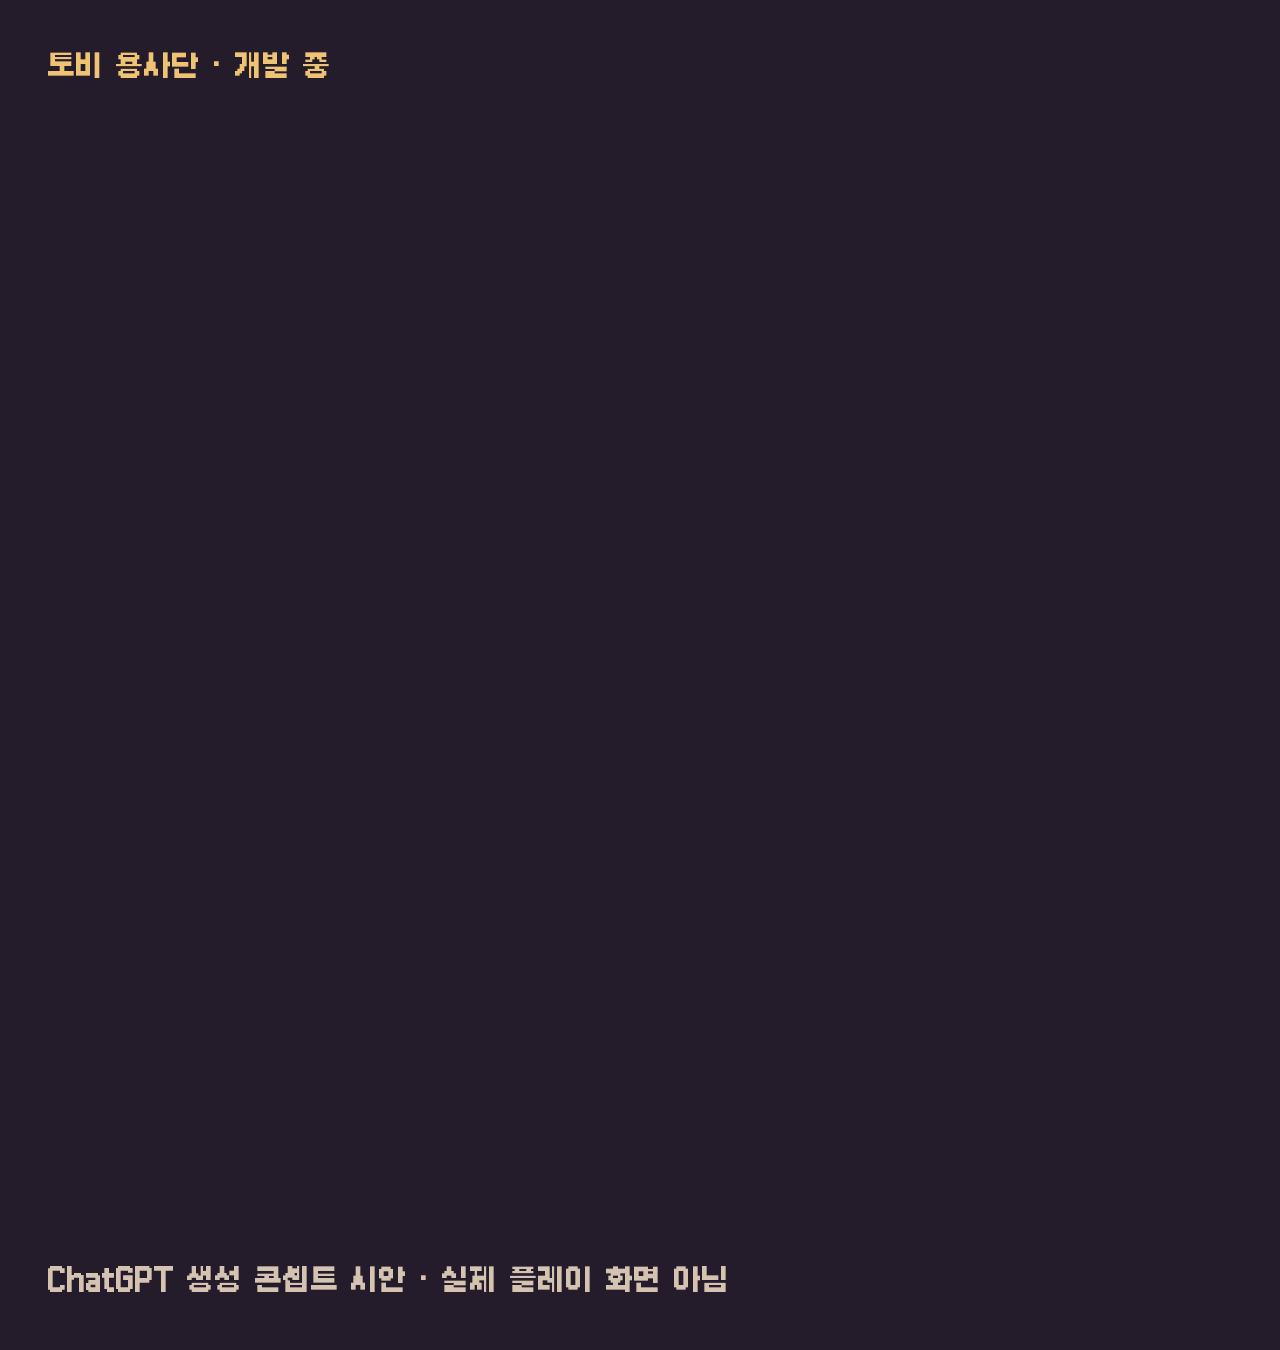
<file: assets/promo/life-poster.html>
<!doctype html><meta charset="utf-8"><style>@font-face{font-family:g;src:url('/fonts/Galmuri11-Bold.woff2')}*{box-sizing:border-box}body{margin:0;width:1080px;height:1350px;padding:48px;background:#241c2b;color:#fff0d5;font-family:g,sans-serif;display:flex;flex-direction:column;gap:22px}small{font-size:28px;color:#efc374}h1{font-size:48px;line-height:1.3;margin:0}#art{position:relative;flex:1;min-height:0;display:flex;align-items:center;justify-content:center}#clip{position:relative;overflow:hidden;flex:none}img{position:absolute;max-width:none;image-rendering:pixelated}footer{font-size:28px;line-height:1.5;color:#d4c3b0}</style><small>토비 용사단 · 개발 중</small><h1></h1><div id="art"><div id="clip"><img src="./source/life-chest-relic-v2.png"></div></div><footer>ChatGPT 생성 콘셉트 시안 · 실제 플레이 화면 아님</footer><script>const entries=[{"id":"settlement","x":11,"w":626,"title":"돌아갈 집이 생겼어","ids":["TH08","IG05","X05"]},{"id":"retrieval","x":658,"w":626,"title":"상자는 함께 챙겨 와","ids":["TH09","IG07","X06"]},{"id":"relic","x":1306,"w":626,"title":"오늘은 어떤 유물을 고를까","ids":["TH10","X07"]}],entry=entries.find(e=>e.id===new URLSearchParams(location.search).get('kind'));document.querySelector('h1').textContent=entry.title;Promise.all([document.fonts.ready,...[...document.images].map(i=>i.decode())]).then(()=>{const a=document.querySelector('#art'),i=document.querySelector('img'),k=Math.min(a.clientWidth/entry.w,a.clientHeight/787);i.style.width=(1944*k)+'px';i.style.height=(809*k)+'px';const clip=document.querySelector('#clip');clip.style.width=(entry.w*k)+'px';clip.style.height=(787*k)+'px';i.style.left=(-entry.x*k)+'px';i.style.top=(-11*k)+'px';document.body.dataset.ready='true'})</script>
</file>
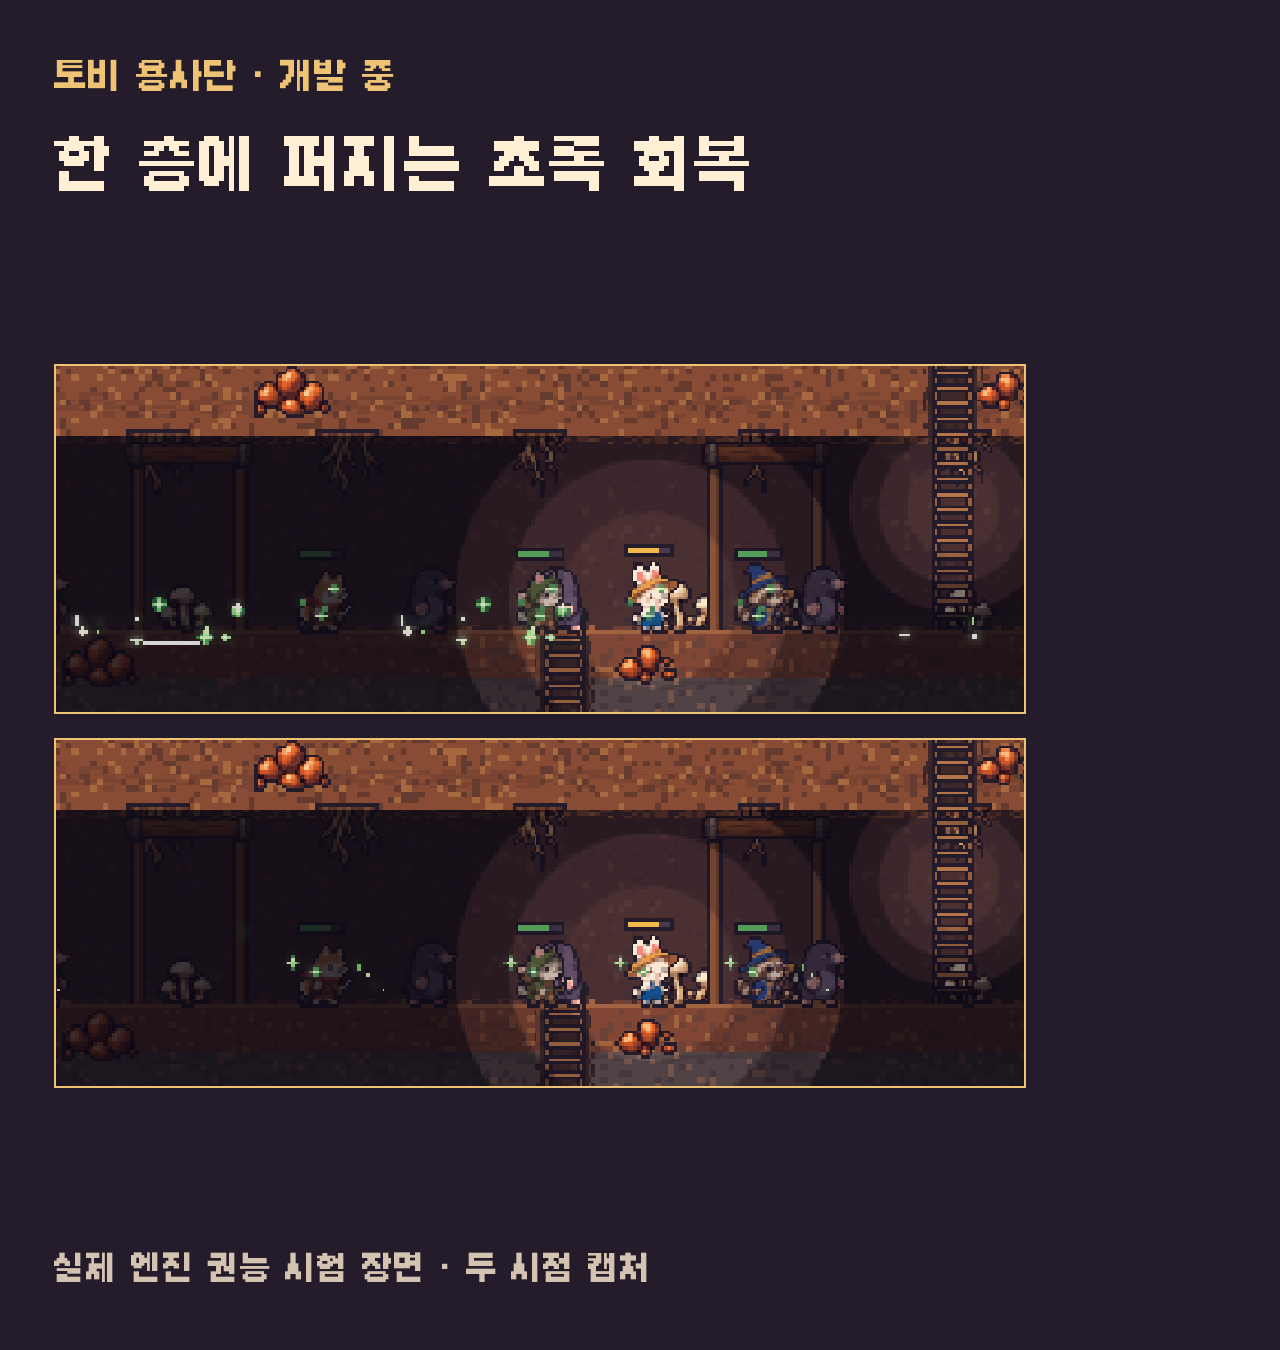
<file: assets/promo/poster.html>
<!doctype html><meta charset="utf-8"><style>@font-face{font-family:g;src:url('/fonts/Galmuri11-Bold.woff2')}*{box-sizing:border-box}body{margin:0;width:1080px;height:1350px;background:#241c2b;color:#fff0d5;font-family:g,sans-serif;padding:54px;display:flex;flex-direction:column;gap:24px}small{font-size:34px;color:#efc374}h1{font-size:60px;line-height:1.4;margin:0;word-break:keep-all}#art{flex:1;min-height:0;display:flex;align-items:center;justify-content:center}#art img{max-height:100%;max-width:100%;object-fit:contain}footer{font-size:32px;color:#d4c3b0;line-height:1.65}.scene{width:972px;height:350px;overflow:hidden;position:relative;border:2px solid #efc374}.scene img{position:absolute;width:1944px!important;max-width:none!important;max-height:none!important;left:50%;top:50%;transform:translate(-50%,-50%);image-rendering:pixelated}.shots{display:flex;gap:24px;flex-direction:column}</style><small>토비 용사단 · 개발 중</small><h1 id="title"></h1><div id="art"></div><footer id="caption"></footer><script>const kind=new URLSearchParams(location.search).get('kind'),t=document.getElementById('title'),a=document.getElementById('art'),c=document.getElementById('caption');if(kind==='intro'){t.textContent='작은 마을의 신이 된다면';a.innerHTML='<img src="./source/toby-keyart-web-v1.png" alt="토비 홍보 시안">';c.textContent='새 홍보 콘셉트아트 · 실제 플레이 화면 아님'}else if(kind==='kong'){t.textContent='콩이에게 표정이 더 생겼어';a.innerHTML='<img src="./source/kong-reactions-native-v1.png" alt="콩이 감정 시안">';c.textContent='새 감정 동작 시안 · 게임 적용 전 검수 중'}else{t.textContent='한 층에 퍼지는 초록 회복';a.innerHTML='<div class="shots"><div class="scene"><img src="./source/healing-early.png"></div><div class="scene"><img src="./source/healing-rise.png"></div></div>';c.textContent='실제 엔진 권능 시험 장면 · 두 시점 캡처'}document.fonts.ready.then(()=>document.body.dataset.ready='true')</script>
</file>
<file: assets/main-q4v2FKyw.css>
.yg-adventurer-roster{display:flex;flex-direction:column;min-width:0;min-height:0;color:#40291b;font:15px/1.4 Galmuri14,Galmuri11,monospace}.yg-adventurer-roster__summary{display:flex;align-items:center;justify-content:space-between;gap:12px;padding:4px 8px 10px;border-bottom:1px solid #d6bd90}.yg-adventurer-roster__summary>div{display:flex;flex-direction:column;min-width:0}.yg-adventurer-roster__summary strong{font-size:15px}.yg-adventurer-roster__summary small,.yg-adventurer-roster__identity small,.yg-adventurer-roster__health small{font:12px/1.35 Galmuri11,Galmuri14,monospace;color:#70543a}.yg-adventurer-roster__count{flex:none;font-size:18px;text-align:right;font-variant-numeric:tabular-nums}.yg-adventurer-roster__count span,.yg-adventurer-roster__hp-number span{font-weight:400;color:#70543a}.yg-adventurer-roster__list{display:flex;flex-direction:column;margin:0;padding:0;overflow:visible;list-style:none}.yg-adventurer-roster__list li{min-width:0;border-bottom:1px solid #e1cfad}.yg-adventurer-roster__row{display:grid;grid-template-columns:48px minmax(0,1fr) minmax(76px,auto);align-items:center;gap:8px;width:100%;min-height:60px;padding:6px 8px;border:0;background:transparent;color:inherit;text-align:left;font:inherit;cursor:pointer;box-sizing:border-box}.yg-adventurer-roster__row:hover{background:#f1e4c9}.yg-adventurer-roster__row:focus-visible{outline:2px solid #7b4a2a;outline-offset:-2px}.yg-adventurer-roster__portrait{display:grid;place-items:center;width:48px;height:48px;overflow:hidden}.yg-adventurer-roster__portrait canvas{max-width:100%;max-height:100%;object-fit:contain}.yg-adventurer-roster__identity{display:flex;flex-direction:column;align-items:flex-start;min-width:0;overflow-wrap:anywhere}.yg-adventurer-roster__identity strong{max-width:100%;font-size:15px;line-height:1.3;overflow-wrap:anywhere}.yg-adventurer-roster__status{color:#604a31!important}.yg-adventurer-roster__health{display:flex;flex-direction:column;align-items:flex-end;gap:3px;min-width:76px;font-variant-numeric:tabular-nums}.yg-adventurer-roster__hp-number{font-size:15px;white-space:nowrap}.yg-adventurer-roster__meter{display:block;width:72px;height:8px;overflow:hidden;border:1px solid #8b7255;background:#ead9b7;box-sizing:border-box}.yg-adventurer-roster__meter>span{display:block;height:100%;background:#4b8b56}.yg-adventurer-roster__meter>span[data-health=mid]{background:#c58b36}.yg-adventurer-roster__meter>span[data-health=low]{background:#b54c42}.yg-adventurer-roster__empty{margin:0;padding:20px 8px;color:#70543a;text-align:center}@media(max-width:420px){.yg-adventurer-roster__row{grid-template-columns:40px minmax(0,1fr) minmax(68px,auto);gap:6px;padding-inline:4px}.yg-adventurer-roster__portrait{width:40px}.yg-adventurer-roster__health{min-width:68px}.yg-adventurer-roster__meter{width:64px}}.yg-town-rank{display:grid;gap:16px;min-width:0}.yg-rank-summary{display:flex;justify-content:space-between;align-items:baseline;gap:8px}.yg-ui .yg-town-rank h3{margin:0 0 8px}.yg-rank-summary>span{white-space:nowrap;color:#6b4a30}.yg-rank-conditions{list-style:none;padding:0;margin:0}.yg-rank-conditions>li{display:grid;grid-template-columns:20px 24px minmax(70px,1fr) auto;gap:4px 8px;align-items:center;padding:8px 0;border-bottom:1px solid #d6bd90;min-width:0}.yg-rank-conditions canvas{max-width:24px;max-height:24px;object-fit:contain}.yg-condition-check{width:16px;height:16px;border:2px solid #967d56;display:flex;align-items:center;justify-content:center;color:#295541;font:700 15px/1 Galmuri14,monospace}.yg-condition-check.is-done{border-color:#52734b;background:#e8edcf}.yg-condition-name{min-width:0}.yg-rank-conditions strong{text-align:right;font-weight:400;white-space:nowrap}.yg-rank-conditions strong>span{color:#6b4a30}.yg-rank-conditions meter{grid-column:3/-1;width:100%;height:8px;accent-color:#78a858}.yg-ui .yg-rank-auto{display:block;margin-top:8px}.yg-rank-opens{margin-top:12px}.yg-rank-opens ul{display:flex;flex-wrap:wrap;gap:4px 12px;margin:0;padding:0;list-style:none}.yg-rank-opens li{padding-left:12px;position:relative}.yg-rank-opens li:before{content:"·";position:absolute;left:0}.yg-rank-reputation,.yg-rank-raid{border-top:1px solid #d6bd90;padding-top:12px}.yg-rank-reputation dl{display:grid;grid-template-columns:1fr 1fr;gap:8px 16px;margin:0 0 8px}.yg-rank-reputation dl>div{display:flex;flex-wrap:wrap;gap:4px 8px;justify-content:space-between}.yg-rank-reputation dt{color:#6b4a30}.yg-rank-reputation dd{margin:0;text-align:right}.yg-rank-reputation details{margin-top:8px}.yg-rank-reputation summary{cursor:pointer;min-height:var(--touch,44px);display:list-item;align-content:center;color:#704216}.yg-rank-reputation details p{margin-top:8px!important}.yg-rank-reputation .yg-popularity-factors{grid-template-columns:1fr}.yg-rank-reputation details small{display:block;margin-top:4px}.yg-rank-raid p{margin-bottom:0!important}@media(max-width:700px){.yg-rank-reputation dl{grid-template-columns:1fr}.yg-rank-conditions>li{grid-template-columns:16px 20px minmax(60px,1fr) auto;gap:4px 6px}}.yg-rank-conditions meter{appearance:none;border:0;border-radius:0;background:#e3d6b3}.yg-rank-conditions meter::-webkit-meter-bar{border:0;border-radius:0;background:#e3d6b3}.yg-rank-conditions meter::-webkit-meter-optimum-value{border-radius:0;background:#78a858}.yg-rank-conditions meter::-moz-meter-bar{background:#78a858}.yg-ui .yg-window:not(.yg-detail){--popup-font:calc(var(--touch,44px) * .3409091);--popup-small:calc(var(--touch,44px) * .2727273);--popup-line:#d6bd90;font-family:Galmuri14,Galmuri11,monospace;font-size:var(--popup-font);line-height:1.5;text-align:left;color:#40291b;gap:8px}.yg-ui .yg-window:not(.yg-detail) .yg-window-content{font:inherit;min-width:0;overscroll-behavior:contain;scrollbar-width:thin;scrollbar-color:#a56f36 #ead2aa;padding-right:4px}.yg-ui .yg-window:not(.yg-detail) p{font-size:var(--popup-font);line-height:1.5;margin:0 0 8px;overflow-wrap:anywhere}.yg-ui .yg-window:not(.yg-detail) small{font-family:Galmuri11,monospace;font-size:var(--popup-small);line-height:1.5;overflow-wrap:anywhere;text-align:left;margin-top:0;opacity:1;color:#6b4a30}.yg-ui .yg-window:not(.yg-detail) h3,.yg-ui .yg-window:not(.yg-detail) h4{font-size:var(--popup-font);line-height:1.5;text-align:left;margin:12px 0 8px}.yg-ui .yg-window:not(.yg-detail) .tu-window__title{font-family:Galmuri11,sans-serif;font-size:calc(var(--touch,44px) * .5454545);font-weight:700;line-height:1.2;height:auto;min-height:var(--touch);display:flex;align-items:center;justify-content:center;white-space:normal;overflow-wrap:anywhere}.yg-ui .yg-window:not(.yg-detail) .tu-btn{font-family:inherit;font-size:var(--popup-font);line-height:1.2;padding:4px 8px;min-height:var(--touch);white-space:normal;overflow-wrap:anywhere}.yg-ui .yg-window:not(.yg-detail) .yg-window-close,.yg-ui .yg-window:not(.yg-detail) .yg-advwin-x{font-size:0;padding:0}.yg-ui .yg-window:not(.yg-detail) .yg-window-back{padding:0}.yg-window-footer{display:flex;justify-content:flex-end;align-items:center;gap:8px;flex:none;min-width:0}.yg-ui .yg-window-content::-webkit-scrollbar{width:6px}.yg-ui .yg-window-content::-webkit-scrollbar-thumb{background:#a56f36}.yg-ui .yg-window .yg-pixel-tabs{gap:4px;flex-wrap:wrap}.yg-ui .yg-window .yg-pixel-tabs button{flex:0 0 auto;padding:4px 8px;font:inherit;font-size:var(--popup-font,var(--detail-font));min-height:var(--touch);min-width:var(--touch)}.yg-ui .yg-window .yg-quest-list{margin:0;padding:0;list-style:none}.yg-ui .yg-window .yg-quest-list>li{display:grid;grid-template-columns:auto minmax(0,1fr) auto auto;gap:8px;padding:8px 0;border:0;border-bottom:1px solid var(--popup-line);min-height:var(--touch);font-size:var(--popup-font);line-height:1.5}.yg-ui .yg-window .yg-quest-title{min-width:0;white-space:normal;overflow-wrap:anywhere;line-height:1.5}.yg-ui .yg-window .yg-quest-prog,.yg-ui .yg-window .yg-quest-reward{text-align:right;font-size:var(--popup-font);white-space:nowrap}.yg-ui .yg-window .yg-quests-store{display:flex;flex-wrap:wrap;gap:8px;margin:12px 0 0}.yg-ui .yg-window .yg-quests-sum{margin:0 0 12px}.yg-ui .yg-window .yg-gear-grid{display:flex;flex-direction:column;gap:0}.yg-ui .yg-window .yg-gear-card{display:grid;grid-template-columns:auto minmax(80px,1fr) minmax(88px,auto) auto;gap:8px;align-items:center;text-align:left;padding:8px 0;border:0;border-bottom:1px solid var(--popup-line)}.yg-ui .yg-window .yg-gear-card>span{text-align:right}.yg-ui .yg-window .yg-gear-card>.tu-btn{justify-self:end;align-self:center}.yg-ui .yg-window .yg-gear-card>.yg-reason-action{justify-self:end;text-align:left}.yg-ui .yg-window .yg-gear-empty{background:transparent;text-align:left;padding:8px 0}.yg-ui .yg-window .yg-equipped-card{border:1px solid var(--popup-line);background:transparent;gap:8px;padding:8px}.yg-ui .yg-window .yg-equipped-card b,.yg-ui .yg-window .yg-equipped-card strong{font-size:var(--popup-font);line-height:1.5}.yg-ui .yg-window .yg-equipped-card small{font-size:var(--popup-small);line-height:1.5}.yg-ui .yg-window .yg-fact{background:transparent;border:0;padding:4px 0}.yg-ui .yg-window .yg-fact dd{font-size:var(--popup-font);line-height:1.5}.yg-ui .yg-window .yg-facts{gap:8px 16px}.yg-ui .yg-window .yg-neighbor-trips article{border-color:var(--popup-line)}.yg-ui .yg-window .yg-power-choice{background:transparent;border:0;border-bottom:1px solid var(--popup-line);font-size:var(--popup-font)}.yg-ui .yg-window .yg-power-cost{font-size:var(--popup-small)}.yg-ui .yg-window .yg-menu-text{font-size:var(--popup-font);min-width:0}.yg-ui .yg-window .yg-menu-text small{font-size:var(--popup-small)}.yg-ui .yg-window .yg-wardrobe-grid{min-height:0;overflow:visible}.yg-ui .yg-window .yg-wardrobe-cell b{font-size:var(--popup-font)}.yg-ui .yg-window .yg-wardrobe-cell small{font-size:var(--popup-small)}.yg-ui .yg-tobywin .yg-advwin-left{border-right:0}.yg-ui .yg-tobywin .yg-advwin-body{gap:16px}.yg-ui .yg-tobywin .yg-bars li{height:auto;min-height:24px;font-size:var(--popup-font);line-height:1.5;flex-wrap:wrap}.yg-ui .yg-tobywin .yg-bars li span,.yg-ui .yg-tobywin .yg-bars li em{font-size:var(--popup-font);width:auto}.yg-ui .yg-tobywin .yg-bars li em{margin-left:auto;text-align:right}.yg-ui .yg-tobywin .yg-tabpane{max-height:none;min-height:0}.yg-ui .yg-tobywin .yg-advwin-right{display:flex;flex-direction:column;gap:8px;min-height:0}.yg-ui .yg-window .yg-set-pick .tu-btn{font-size:var(--popup-font);padding:4px 8px;line-height:1.2}.yg-ui .yg-window .yg-set-group{border-color:var(--popup-line)}.yg-ui .yg-settings .yg-set-cols{min-height:0;overflow:auto;flex:1;overscroll-behavior:contain;scrollbar-width:thin;scrollbar-color:#a56f36 #ead2aa}.yg-ui .yg-settings>.yg-row{flex-shrink:0}.yg-dispatch-footer{display:flex;align-items:center;justify-content:space-between;gap:8px;width:100%;min-width:0}.yg-dispatch-footer>span{font-size:var(--popup-small);overflow-wrap:anywhere}.yg-dispatch-person{display:grid;grid-template-columns:minmax(0,1fr) auto;gap:8px;align-items:center;padding:8px 0;border-bottom:1px solid var(--popup-line)}.yg-dispatch-person>span{display:flex;flex-direction:column;gap:4px;min-width:0}.yg-dispatch-person.is-selected{background:#f2e4c7}.yg-ui .yg-chest-candidates .yg-dispatch-person .tu-btn{width:auto;text-align:center}.yg-ui .yg-window .yg-dispatch-person .yg-reason-action{max-width:240px}@media(max-height:450px){.yg-ui .yg-window:not(.yg-detail){padding-top:calc(var(--touch) + 8px)}.yg-ui .yg-window .yg-quest-list>li{grid-template-columns:auto minmax(0,1fr) auto}.yg-ui .yg-window .yg-quest-reward{grid-column:3}.yg-ui .yg-window .yg-gear-card{grid-template-columns:auto minmax(0,1fr) auto}.yg-ui .yg-window .yg-gear-card>span{grid-column:2;text-align:left}.yg-ui .yg-window .yg-gear-card>.tu-btn,.yg-ui .yg-window .yg-gear-card>.yg-reason-action{grid-column:3;grid-row:1/3}.yg-ui .yg-window .yg-facts{grid-template-columns:repeat(2,minmax(0,1fr))}}.yg-ui .yg-chest-candidates{gap:0;margin:8px 0}.yg-ui .yg-window .yg-fact dt{font-family:Galmuri11,monospace;font-size:var(--popup-small);line-height:1.5}.yg-reason-action{display:inline-flex;flex-direction:column;gap:4px;max-width:100%;min-width:0;vertical-align:top}.yg-reason-action>button{max-width:100%}.yg-reason-action>button[aria-disabled=true]{filter:saturate(.35)}.yg-action-reason{display:block;max-width:28em;white-space:normal;overflow-wrap:anywhere;color:#49301f;background:#f6e9cd;padding:8px 12px;font:inherit;line-height:1.5;text-align:left}.yg-ui .yg-window.yg-wardrobe .yg-wardrobe-grid{grid-template-columns:repeat(2,minmax(0,1fr));gap:8px}.yg-ui .yg-wardrobe .yg-wardrobe-cell{display:grid;grid-template-columns:40px minmax(0,1fr);grid-template-rows:auto auto;column-gap:8px;row-gap:2px;align-items:center;min-height:72px;padding:8px;border:1px solid #d6bd90;border-radius:0;text-align:left;box-shadow:none}.yg-ui .yg-wardrobe .yg-wardrobe-art{grid-row:1/3;width:40px;min-height:40px;align-items:center}.yg-ui .yg-wardrobe .yg-wardrobe-cell b{align-self:end;overflow-wrap:anywhere;text-align:left}.yg-ui .yg-wardrobe .yg-wardrobe-cell small{align-self:start;text-align:left;overflow-wrap:anywhere;line-height:1.5}.yg-ui .yg-wardrobe .yg-wardrobe-progress{display:block;margin-top:2px;color:#6b4a30}.yg-ui .yg-wardrobe .yg-wardrobe-cell.is-worn{border-color:#a96f24;background:#fbe6bb}.yg-ui .yg-wardrobe .yg-wardrobe-cell.is-locked{background:#eee0c4}.yg-ui .yg-wardrobe .yg-wardrobe-cell:focus-visible{outline:2px solid #7b4a2a;outline-offset:1px}.yg-ui .yg-window.yg-chest-dispatch{width:440px;max-width:calc(100% - 24px);font-size:15px}.yg-ui .yg-chest-dispatch p{font-size:15px;line-height:1.5}.yg-ui .yg-chest-dispatch small{font-size:12px;line-height:1.5}.yg-ui .yg-chest-dispatch .tu-btn{font-size:15px;line-height:1.2}.yg-chest-candidates{display:flex;flex-direction:column;gap:8px;margin:12px 0}.yg-chest-candidates>.yg-reason-action{display:flex}.yg-chest-candidates .tu-btn{width:100%;max-width:none;min-height:var(--touch);white-space:normal;text-align:left;overflow-wrap:anywhere}.yg-chest-row{display:grid;grid-template-columns:minmax(0,1fr) auto;gap:8px;align-items:start}.yg-chest-row .tu-btn{white-space:normal;overflow-wrap:anywhere}.yg-ui .yg-window.yg-chest-dispatch .tu-btn{font-size:var(--popup-font);min-height:var(--touch)}.yg-ui .yg-chest-dispatch .yg-dispatch-person>.tu-btn{width:calc(var(--touch) * 1.9);min-width:calc(var(--touch) * 1.9);white-space:nowrap;box-sizing:border-box}.yg-ui .yg-chest-dispatch .yg-dispatch-person>span{min-width:0}.yg-ui .yg-chest-dispatch .yg-dispatch-person small{font-size:var(--popup-small)}.yg-chest-footer{display:flex;flex-direction:column;gap:4px;width:100%;min-width:0}.yg-chest-footer>div{display:grid;grid-template-columns:minmax(0,1fr) auto;gap:8px;align-items:center}.yg-chest-footer>div>span{font-size:var(--popup-small);overflow-wrap:anywhere}.yg-chest-footer .tu-btn{white-space:nowrap}.yg-ui .yg-window.yg-chest-dispatch .yg-chest-feedback{font-size:var(--popup-small);line-height:1.5;height:3em;overflow:auto;margin:0}.yg-ui .yg-relics{line-height:1.6}.yg-relic-summary{display:flex;gap:8px;flex-wrap:wrap;padding-bottom:12px;border-bottom:1px solid #b68b56}.yg-relic-summary>span{background:#edcf9a;padding:4px 8px}.yg-relic-layout{display:grid;grid-template-columns:minmax(0,1.5fr) minmax(140px,1fr);gap:24px;margin-top:16px;align-items:start}.yg-relic-detail,.yg-relic-collection{min-width:0}.yg-relic-hero{display:flex;align-items:center;gap:16px;min-height:56px}.yg-ui .yg-relic-hero h3{font-size:16px;line-height:1.4;margin:0 0 8px}.yg-relic-hero strong{display:inline-block;margin-left:8px;background:#71431d;color:#fff4d6;padding:2px 8px}.yg-ui .yg-relic-effect{font-size:13px;line-height:1.6;font-weight:700;margin:12px 0}.yg-relic-effect-row{display:flex;align-items:center;gap:12px}.yg-relic-effect-copy{flex:1;min-width:0}.yg-relic-effect-row>button{flex-shrink:0}.yg-relic-upgrade{margin-top:16px;padding-top:12px;border-top:1px solid #b68b56}.yg-ui .yg-relic-upgrade h4{margin:0;font-size:13px}.yg-relic-cost{display:flex;gap:16px;flex-wrap:wrap;margin:8px 0}.yg-relic-cost>span{display:flex;gap:4px;align-items:center}.yg-ui .yg-relic-why,.yg-ui .yg-relic-story{font-size:11px;line-height:1.6;color:#62462f}.yg-relic-collection{display:grid;gap:12px}.yg-ui .yg-relic-card{width:100%;display:grid;grid-template-columns:40px minmax(0,1fr);text-align:left;gap:4px 8px;align-items:center}.yg-relic-card>canvas{grid-column:1;grid-row:1/4}.yg-relic-card>small,.yg-relic-card>strong{grid-column:2}.yg-ui .yg-relic-card small,.yg-ui .yg-relic-card strong{font-size:11px;line-height:1.4}.yg-ui .yg-relic-collection>p{font-size:11px;line-height:1.6;margin:0}#root[data-short=true] .yg-relic-layout{gap:16px;margin-top:8px}#root[data-short=true] .yg-relic-summary{gap:4px;padding-bottom:8px}#root[data-short=true] .yg-relic-hero{min-height:48px}#root[data-short=true] .yg-relic-effect{margin:8px 0}.yg-ui .yg-window .yg-relic-card{font:inherit;font-size:var(--popup-font);line-height:1.5;color:#40291b;background:transparent;border:0;border-bottom:1px solid var(--popup-line);border-left:3px solid transparent;padding:8px;min-height:var(--touch);border-radius:0;cursor:pointer}.yg-ui .yg-window .yg-relic-card[aria-pressed=true]{background:#f2e4c7;border-left-color:#a46a24}.yg-ui .yg-window .yg-relic-card:focus-visible{outline:2px solid #85511e;outline-offset:2px}.yg-ui .yg-window .yg-relic-card small{font-size:var(--popup-small);color:#6b4a30}.yg-ui .yg-window .yg-relic-card strong{font-size:var(--popup-small);color:#4e631f}.yg-ui .yg-window .yg-relic-effect-copy>small{display:block;margin:4px 0;color:#6b4a30}.yg-depth-panel{line-height:1.6}.yg-depth-facts{display:grid;grid-template-columns:repeat(3,minmax(0,1fr));gap:8px;margin:0 0 12px}.yg-depth-facts>div{background:#edcf9a;padding:8px;min-width:0}.yg-ui .yg-depth-facts dt{font-size:11px;line-height:1.6;white-space:nowrap}.yg-ui .yg-depth-facts dd{font-size:13px;line-height:1.6;font-weight:700;margin:4px 0 0;white-space:nowrap}.yg-depth-action{display:flex;align-items:center;justify-content:space-between;gap:12px;padding:8px 0;border-top:1px solid #b68b56}.yg-depth-action>div,.yg-depth-action>h3{min-width:0}.yg-ui .yg-depth-action h3{font-size:13px;line-height:1.6;margin:0}.yg-ui .yg-depth-action p{margin:4px 0;font-size:12px}.yg-depth-action>button{flex-shrink:0}.yg-ui .yg-depth-panel>p{font-size:11px;line-height:1.6}.yg-ui .yg-window .yg-depth-facts{gap:12px;padding-bottom:8px;margin-bottom:0;border-bottom:1px solid var(--popup-line)}.yg-ui .yg-window .yg-depth-facts>div{background:transparent;padding:0}.yg-ui .yg-window .yg-depth-facts dt{display:flex;align-items:center;gap:4px;white-space:normal;font-size:var(--popup-small);line-height:1.5}.yg-ui .yg-window .yg-depth-facts dd{font-size:var(--popup-font);line-height:1.5;margin:4px 0 0;white-space:normal;overflow-wrap:anywhere}.yg-depth-facts dt canvas{flex-shrink:0}.yg-depth-facts meter{display:block;width:100%;height:5px;margin-top:4px;accent-color:#789b54}.yg-ui .yg-window .yg-depth-action{border-top:0;border-bottom:1px solid var(--popup-line)}.yg-ui .yg-window .yg-depth-action .yg-depth-why{font-size:var(--popup-small);line-height:1.5;color:#865023;margin:4px 0 0}.yg-depth-guide{margin-top:8px}.yg-depth-guide summary{min-height:var(--touch);display:flex;align-items:center;cursor:pointer;color:#6b4a30}.yg-depth-guide summary:before{content:"＋";margin-right:8px}.yg-depth-guide[open] summary:before{content:"−"}.yg-depth-facts meter{appearance:none;border:0;border-radius:0;background:#e3d6b3}.yg-depth-facts meter::-webkit-meter-bar{border:0;border-radius:0;background:#e3d6b3}.yg-depth-facts meter::-webkit-meter-optimum-value{border-radius:0;background:#78a858}.yg-depth-facts meter::-moz-meter-bar{background:#78a858}.yg-depth-facts dd>span{white-space:nowrap}.yg-job-switch{margin-top:12px;min-width:0}.yg-job-switch h3{font-size:15px}.yg-job-switch p{font-size:13px;line-height:1.5}.yg-job-switch ul{list-style:none;padding:0;margin:8px 0}.yg-job-switch li{display:grid;grid-template-columns:minmax(0,1fr) auto;gap:4px 8px;margin:8px 0}.yg-job-switch li>div{display:flex;flex-direction:column;justify-content:center}.yg-job-switch small{font-size:12px;line-height:1.5;overflow-wrap:anywhere}.yg-job-switch-reason{grid-column:1/-1}.yg-ui .yg-window.yg-quest-board{width:min(560px,calc(100% - 24px));container-type:inline-size}.yg-quest-summary{display:flex;flex-wrap:wrap;gap:8px 24px;margin:0 0 8px}.yg-quest-summary div{min-width:0}.yg-ui .yg-quest-summary dt{font:400 var(--popup-small)/1.5 Galmuri11,monospace;color:#6b4a30}.yg-quest-summary dd{margin:0;font-weight:700}.yg-ui .yg-quest-summary dd small{display:inline;font-weight:400;white-space:nowrap}.yg-ui .yg-window.yg-quest-board .yg-quest-list>li{grid-template-columns:24px minmax(0,1fr) 96px 104px;align-items:center;gap:8px}.yg-quest-board .yg-quest-list>li>canvas{max-width:24px;max-height:24px;object-fit:contain}.yg-quest-board .yg-quest-title strong{font-weight:400}.yg-ui .yg-window.yg-quest-board .yg-quest-prog,.yg-ui .yg-window.yg-quest-board .yg-quest-reward{display:flex;flex-direction:column;gap:2px;grid-column:auto;min-width:0;white-space:normal}.yg-ui .yg-quest-board .yg-quest-prog small,.yg-ui .yg-quest-board .yg-quest-reward>small{text-align:right}.yg-quest-board .yg-quest-prog b,.yg-quest-board .yg-quest-reward b{font-weight:400;font-variant-numeric:tabular-nums}.yg-quest-board .yg-quest-prog meter{display:block;width:100%;height:6px;accent-color:#78a858}.yg-quest-board .yg-quest-reward b{display:flex;align-items:center;justify-content:flex-end;gap:4px;color:#6e4716}.yg-quest-board .yg-quest-reward b canvas{max-width:16px;max-height:16px;object-fit:contain}.yg-ui .yg-quest-board .yg-store-item{gap:4px;min-width:0}.yg-quest-board .yg-store-item>span{display:flex;flex-direction:column}.yg-ui .yg-window.yg-quest-board h3{margin:12px 0 4px}.yg-ui .yg-window.yg-quest-board .yg-quests-store{margin:0;gap:8px 16px}@container (max-width:420px){.yg-ui .yg-window.yg-quest-board .yg-quest-list>li{grid-template-columns:24px minmax(0,1fr) minmax(96px,auto)}.yg-quest-board .yg-quest-list>li>canvas{grid-row:1/3}.yg-ui .yg-quest-board .yg-quest-title{grid-column:2/-1}.yg-ui .yg-window.yg-quest-board .yg-quest-prog{grid-column:2;grid-row:2}.yg-ui .yg-window.yg-quest-board .yg-quest-reward{grid-column:3;grid-row:2}.yg-ui .yg-quest-board .yg-quest-prog,.yg-ui .yg-quest-board .yg-quest-prog small{text-align:left}}.yg-ui .yg-powers-window .yg-power-grid{display:flex;flex-direction:column;gap:0}.yg-ui .yg-powers-window .yg-power-choice{display:grid;grid-template-columns:auto minmax(0,1fr);gap:8px 12px;align-items:center;text-align:left;padding:12px 0;min-height:var(--touch)}.yg-ui .yg-powers-window .yg-power-choice>.yg-quest-title{grid-column:2;grid-row:1}.yg-ui .yg-powers-window .yg-power-choice>.yg-power-cost{grid-column:2;grid-row:2;text-align:left;white-space:normal;font-size:var(--popup-font);line-height:1.5}.yg-ui .yg-powers-window .yg-power-choice>canvas{grid-row:1/3}.yg-insights{min-width:0;--insight-line:var(--detail-line,#d6bd90)}.yg-ui .yg-detail .yg-insight-caption{font-size:var(--detail-small);color:#796044;margin:0 0 8px}.yg-insight-skills{display:grid;grid-template-columns:repeat(2,minmax(0,1fr));gap:8px}.yg-ui .yg-detail button.yg-insight-skill{appearance:none;display:grid;grid-template-columns:auto minmax(0,1fr);align-items:start;gap:4px 8px;min-width:0;min-height:calc(44px / var(--detail-scale));padding:8px;border:1px solid var(--insight-line);border-radius:4px;background:#f5e8ca;color:#40291b;font:inherit;text-align:left;cursor:pointer;box-shadow:none}.yg-ui .yg-detail button.yg-insight-skill[aria-expanded=true]{border-color:#9d5a1b;background:#ead3a8;box-shadow:inset 3px 0 #9d5a1b}.yg-ui .yg-detail button.yg-insight-skill:focus-visible{outline:2px solid #24508b;outline-offset:1px}.yg-insight-skill>canvas{max-width:32px;max-height:32px;object-fit:contain}.yg-insight-skill-heading{display:flex;flex-direction:column;align-items:flex-start;gap:2px;min-width:0;overflow-wrap:anywhere}.yg-insight-skill-heading>b{font-weight:700;line-height:1.3}.yg-insight-role{padding:0 4px;border-radius:2px;background:#e3d4b6;color:#664627}.yg-insight-role.role-회복{background:#dce8c7;color:#36552c}.yg-insight-role.role-지원{background:#dce3eb;color:#344b63}.yg-insight-state{display:flex;align-items:center;gap:3px;color:#796044}.yg-insight-state canvas{max-width:12px;max-height:12px;object-fit:contain}.yg-insight-skill.is-locked{background:#eee3ce;color:#6f604a}.yg-insight-metrics{grid-column:1/-1;display:flex;flex-wrap:wrap;gap:4px;margin:4px 0 0}.yg-insight-metrics>div{display:flex;align-items:center;gap:4px;background:#ecddbc;border-radius:3px;padding:2px 4px}.yg-insight-metrics dt{display:flex;align-items:center;gap:3px;font-size:var(--detail-small);color:#796044}.yg-insight-metrics dt canvas{max-width:14px;max-height:14px;object-fit:contain}.yg-insight-metrics dt span{position:absolute;width:1px;height:1px;padding:0;margin:-1px;overflow:hidden;clip-path:inset(50%);white-space:nowrap}.yg-insight-metrics dd{margin:0;font-size:var(--detail-small);font-weight:700;white-space:nowrap}.yg-insight-explanation{border-top:1px solid var(--insight-line);margin-top:8px;padding-top:8px}.yg-insight-explanation h3{margin:0 0 4px}.yg-ui .yg-detail .yg-insight-explanation p{margin:0}.yg-insight-story-summary{display:grid;grid-template-columns:repeat(3,minmax(0,1fr));gap:8px;margin:0 0 8px;padding:0 0 8px;border-bottom:1px solid var(--insight-line)}.yg-insight-story-summary>div{display:flex;align-items:baseline;justify-content:space-between;flex-wrap:wrap;gap:4px;min-width:0}.yg-insight-story-summary dt{display:flex;align-items:center;gap:4px;font-size:var(--detail-small);color:#796044}.yg-insight-story-summary dt canvas{max-width:16px;max-height:16px;object-fit:contain}.yg-insight-story-summary dd{display:flex;align-items:baseline;gap:4px;margin:0;font-weight:700}.yg-ui .yg-detail .yg-insight-story-summary dd small{display:inline;margin:0;font-weight:400;color:#796044}.yg-insight-story-title{display:flex;align-items:center;gap:6px;margin:8px 0}.yg-insight-story-title small{margin-left:auto;font-weight:400;color:#796044}.yg-insight-timeline{list-style:none!important;margin:0!important;padding:0!important}.yg-detail .yg-insight-timeline>li{display:grid;grid-template-columns:24px minmax(0,1fr);gap:8px;position:relative;padding:8px 0;border:0}.yg-insight-timeline>li:not(:last-child):after{content:"";position:absolute;left:11px;top:32px;bottom:-6px;width:1px;background:var(--insight-line)}.yg-insight-memory-icon{display:flex;align-items:flex-start;justify-content:center;padding-top:1px}.yg-insight-memory-icon canvas{max-width:22px;max-height:22px;object-fit:contain}.yg-insight-timeline article{min-width:0}.yg-insight-timeline article header{display:flex;align-items:center;gap:8px;justify-content:space-between}.yg-insight-memory-badge{font-size:var(--detail-small);padding:1px 5px;background:#eee0c2;border-radius:3px;color:#79552e}.yg-insight-timeline time{font-size:var(--detail-small);color:#796044;white-space:nowrap}.yg-ui .yg-detail .yg-insight-timeline p{margin:4px 0 0;overflow-wrap:anywhere}.yg-insight-empty{text-align:center;padding:16px 8px;color:#796044}.yg-insight-combat-log{border-top:1px solid var(--insight-line);margin-top:8px}.yg-insight-combat-log summary{cursor:pointer;min-height:calc(44px / var(--detail-scale));display:flex;align-items:center;gap:6px;font-size:var(--detail-small);font-weight:700}.yg-insight-combat-log summary:before{content:"+"}.yg-insight-combat-log[open] summary:before{content:"−"}.yg-insight-combat-log dl{margin:0;display:grid;gap:6px}.yg-insight-combat-log dl>div{display:flex;justify-content:space-between;gap:12px;font-size:var(--detail-small)}.yg-insight-combat-log dd{margin:0;text-align:right}@media(max-width:430px){#root:not([data-landscape=rotated]) .yg-insight-skills{grid-template-columns:1fr}}.yg-detail-content.is-insight{grid-template-columns:minmax(0,1fr)}@media(max-height:360px){.yg-ui .yg-detail-profile>div{display:flex;flex-flow:row wrap;align-items:baseline;gap:0 8px}.yg-ui .yg-detail-profile small{flex-basis:auto}.yg-detail .yg-insight-caption{margin:0 0 4px}.yg-insight-skill-heading{display:grid;grid-template-columns:auto minmax(0,1fr);gap:2px 4px}.yg-insight-state{grid-column:1/-1}.yg-ui .yg-detail button.yg-insight-skill{padding:6px}.yg-insight-metrics{margin-top:2px}}.yg-ui .yg-detail .yg-insight-skill-heading small{margin:0}.yg-insight-metrics dt .yg-insight-clock,.yg-insight-metrics dt .yg-insight-range{position:relative;width:12px;height:12px;margin:0;overflow:visible;clip-path:none;display:inline-block;flex:none}.yg-insight-clock{box-sizing:border-box;border:1px solid #79552e;border-radius:50%}.yg-insight-clock:before{content:"";position:absolute;left:5px;top:2px;width:3px;height:4px;border-left:1px solid #79552e;border-bottom:1px solid #79552e}.yg-insight-metrics dt .yg-insight-range{font-family:monospace;font-size:14px;line-height:12px}@font-face{font-family:Galmuri14;src:url(../fonts/Galmuri14.woff2) format("woff2");font-display:swap}.yg-ui .yg-window.yg-detail{--detail-scale:1;--detail-font:calc(15px / var(--detail-scale));--detail-small:calc(12px / var(--detail-scale));--detail-line:#d6bd90;display:flex;flex-direction:column;gap:8px;width:700px;max-width:calc(var(--ui-width) - 24px);height:480px;max-height:calc(var(--ui-height) - 24px);padding:40px 8px 8px;overflow:hidden;font-family:Galmuri14,Galmuri11,monospace;font-size:var(--detail-font);line-height:1.5;color:#40291b}.yg-ui .yg-detail .tu-window__title{font-family:Galmuri11,sans-serif;font-size:calc(24px / var(--detail-scale));font-weight:700;line-height:1.2;height:auto;padding:4px 0}.yg-ui .yg-detail small{font-size:var(--detail-small);line-height:1.5}.yg-ui .yg-detail h3{font-size:var(--detail-font);margin:0 0 8px;font-weight:700}.yg-ui .yg-detail p,.yg-ui .yg-detail blockquote{margin:8px 0;overflow-wrap:anywhere}.yg-detail-profile{display:flex;gap:12px;align-items:center;flex-shrink:0;min-width:0}.yg-detail-profile>div{display:flex;flex-direction:column;min-width:0}.yg-detail-profile canvas{flex:none;max-height:64px;width:auto!important;object-fit:contain}.yg-detail-name{overflow-wrap:anywhere}.yg-ui .yg-detail .tu-btn{font-family:inherit;font-size:var(--detail-font);line-height:1.2;min-height:var(--touch);white-space:normal;min-width:0;max-width:none;border-image-slice:14 fill;border-image-width:1}.yg-ui .yg-detail .yg-advwin-x{min-width:var(--touch);font-size:0}.yg-ui .yg-detail .yg-detail-back{position:absolute;right:calc(var(--touch) + 4px);top:0;width:var(--touch);height:var(--touch);font-size:calc(24px / var(--detail-scale))}.yg-pixel-tabs{display:flex;flex-shrink:0;gap:4px}.yg-pixel-tabs button{flex:1;appearance:none;font:inherit;line-height:1.2;min-width:0;min-height:var(--touch,44px);padding:6px 12px;white-space:nowrap;border:1px solid #c5ad83;border-radius:6px;background:#efe0c4;box-shadow:inset 0 1px #fff5de;color:#45301d;cursor:pointer}.yg-pixel-tabs button[aria-selected=true]{background:#b76609;color:#fff8df;border-color:#b78124;box-shadow:inset 0 0 0 1px #f0ca69}.yg-pixel-tabs button:focus-visible{outline:2px solid #24508b;outline-offset:-3px}.yg-detail-body{flex:1;min-height:0;overflow:auto;overscroll-behavior:contain;scrollbar-width:thin;scrollbar-color:#a56f36 #ead2aa;padding:0 8px 16px 0}.yg-detail-body::-webkit-scrollbar,.yg-detail-more::-webkit-scrollbar{width:6px}.yg-detail-body::-webkit-scrollbar-thumb,.yg-detail-more::-webkit-scrollbar-thumb{background:#a56f36}.yg-detail-content{display:grid;grid-template-columns:196px minmax(0,1fr);gap:12px}.yg-detail-tab{min-width:0}.yg-detail-vitals{padding-right:16px;border-right:1px solid var(--detail-line)}.yg-detail-bars{list-style:none;padding:0;margin:0}.yg-detail-bars li{display:grid;grid-template-columns:4em minmax(30px,1fr) 5em;align-items:center;gap:8px;min-height:28px}.yg-detail-bars strong{font-weight:400;text-align:right}.yg-detail-bars meter{width:100%;height:12px;accent-color:#77b85a}.yg-detail-bars .is-bad{color:#a43b25}.yg-detail-bars .is-bad meter{accent-color:#c35d36}.yg-detail-sub{border-top:1px solid var(--detail-line);padding-top:8px}.yg-detail-life h3{display:flex;align-items:center;gap:4px}.yg-detail-life h3:not(:first-child){border-top:1px solid var(--detail-line);padding-top:12px}.yg-detail-life blockquote{padding:0}.yg-detail-actions{display:flex;gap:8px;flex-shrink:0;border-top:1px solid var(--detail-line);padding-top:8px}.yg-ui .yg-detail-actions .tu-btn{width:auto;padding:4px 8px}.yg-detail-more{position:absolute;z-index:5;right:8px;bottom:calc(var(--touch) + 24px);width:260px;max-width:calc(100% - 16px);max-height:calc(100% - 84px);overflow:auto;padding:8px;background:#fff0d4;border:1px solid #c9ac7c;box-shadow:0 4px 8px #241c2b55;display:flex;flex-direction:column;gap:0}.yg-ui .yg-detail-more .tu-btn{border:0;border-image:none;background:transparent;color:#40291b;text-shadow:none;border-bottom:1px solid var(--detail-line);text-align:left;padding:8px;width:100%}.yg-ui .yg-detail .yg-detail-danger{color:#fff3da;background-color:#853924}.yg-detail-worn{display:grid;grid-template-columns:1fr 1fr;gap:12px}.yg-detail-item{display:flex;gap:8px;align-items:center;padding-bottom:8px;min-width:0}.yg-detail-item>div,.yg-detail-stock li>div{display:flex;flex-direction:column;min-width:0;overflow-wrap:anywhere}.yg-detail .tu-slot{display:flex;align-items:center;justify-content:center;flex:none;min-width:40px;min-height:40px}.yg-detail-extra{display:flex;gap:8px;align-items:center;border-top:1px solid var(--detail-line);padding:8px 0}.yg-detail-stock-head{display:flex;justify-content:space-between;align-items:center;gap:12px;border-top:1px solid var(--detail-line);padding:8px 0}.yg-detail-stock-head h3{margin:0!important}.yg-detail-stock-head .yg-pixel-tabs{width:160px;max-width:60%}.yg-detail-stock{list-style:none;margin:0;padding:0}.yg-detail-stock li{display:grid;grid-template-columns:auto minmax(0,1fr) auto;align-items:center;gap:12px;padding:8px 0;border-bottom:1px solid var(--detail-line)}.yg-detail-confirm{padding:12px 0;border-block:1px solid var(--detail-line);background:#eddbb4}.yg-detail-confirm-actions{display:flex;justify-content:flex-end;gap:12px;margin-top:12px}.yg-detail-comparison{display:flex;flex-direction:column;gap:8px;margin:8px 0}.yg-detail-skills ul,.yg-detail-log ul{list-style:none;margin:0;padding:0}.yg-detail-skills li,.yg-detail-log li{padding:8px 0;border-bottom:1px solid var(--detail-line)}.yg-detail-drop-row{display:grid;grid-template-columns:minmax(0,1fr) auto;gap:8px;padding:8px 0;border-bottom:1px solid var(--detail-line)}.yg-detail-drop-row .tu-btn{width:100%}.yg-detail-drop-row small{display:block}.yg-detail-tutorial{display:flex;gap:12px;align-items:center;flex-shrink:0}.yg-ui .yg-window.yg-advwin.yg-detail{display:grid;width:560px;grid-template-columns:196px minmax(0,1fr);grid-template-rows:auto minmax(0,1fr) auto;column-gap:12px}.yg-ui .yg-window.yg-detail p,.yg-ui .yg-window.yg-detail blockquote{font-size:var(--detail-font);line-height:1.5}.yg-ui .yg-window.yg-detail small{font-size:var(--detail-small);line-height:1.5}.yg-detail-profile{grid-column:1;grid-row:1;text-align:left}.yg-detail-profile>div,.yg-detail-profile span,.yg-detail-profile small{text-align:left!important}.yg-ui .yg-detail-profile>div{display:grid;grid-template-columns:1fr;gap:0;align-items:baseline}.yg-detail-name{grid-column:1/-1}.yg-detail-vitals>h3{display:none}.yg-detail-profile canvas{max-height:64px}.yg-detail-bars li{min-height:24px}.yg-detail-bars li>span{display:flex;align-items:center;gap:4px;white-space:nowrap}.yg-detail-bars li{grid-template-columns:5em minmax(24px,1fr) 4em}.yg-detail-affinity{border-top:1px solid var(--detail-line);margin-top:8px;padding-top:8px}.yg-detail-affinity meter::-webkit-meter-optimum-value{background:#d98589}.yg-detail-money{display:flex;gap:6px;align-items:center;flex-wrap:wrap}.yg-detail-money strong{margin-left:auto}.yg-detail .yg-equipped{display:block;margin-bottom:8px}.yg-detail .yg-equipped-slots{grid-template-columns:1fr 1fr;gap:8px}.yg-detail .yg-equipped-card{font-size:var(--detail-font);border:1px solid var(--detail-line);background:transparent;border-radius:4px;padding:8px}.yg-detail .yg-equipped-card b,.yg-detail .yg-equipped-card strong{font-size:var(--detail-font);line-height:1.2}.yg-detail .yg-equipped-card small{font-size:var(--detail-small);line-height:1.5}.yg-detail-feeling{color:#796044}.yg-ui .yg-detail-profile small{background:#f2e4c7;border:1px solid #dfccaa;border-radius:3px;color:#796044;font-weight:400;padding:1px 6px;white-space:nowrap;align-self:center;justify-self:start}.yg-detail>.yg-pixel-tabs{gap:4px;border:0}.yg-detail>.yg-pixel-tabs button{flex:0 0 auto;padding:4px 8px;border:1px solid #c5ad83;border-radius:6px;background:#efe0c4;box-shadow:inset 0 1px #fff5de;color:#45301d;min-width:48px}.yg-detail>.yg-pixel-tabs button[aria-selected=true]{background:#b76609;color:#fff8df;border-color:#b78124;box-shadow:inset 0 0 0 1px #f0ca69}.yg-detail>.yg-pixel-tabs{grid-column:2;grid-row:1;align-self:center}.yg-detail-body{grid-column:1/-1;grid-row:2}.yg-detail-actions,.yg-detail-tutorial{grid-column:1/-1;grid-row:3}.yg-detail-bars meter{appearance:none;background:#ded0b2;border:0;height:6px}.yg-detail-bars meter::-webkit-meter-bar{background:#ded0b2;border:0;border-radius:0;height:6px}.yg-detail-bars meter::-webkit-meter-optimum-value{background:#77b85a;border-radius:0}.yg-detail-bars .is-bad meter::-webkit-meter-optimum-value{background:#c35d36}.yg-detail-bars .yg-detail-affinity meter::-webkit-meter-optimum-value{background:#d98589}.yg-ui .yg-window.yg-advwin.yg-detail{padding-top:32px}.yg-detail-body{padding-bottom:8px}.yg-ui .yg-window.yg-detail .yg-detail-feeling{display:inline-block;text-align:left;margin:0;color:#796044}.yg-detail .yg-equipped-card{grid-template-columns:32px minmax(0,1fr);padding:6px;gap:6px;min-height:64px}.yg-detail .yg-equipped-icon{width:32px;height:32px}@media(max-height:450px){.yg-ui .yg-window.yg-detail{width:740px;gap:4px;padding-top:32px;padding-bottom:0}.yg-detail-profile canvas{max-height:40px}.yg-detail-profile{gap:8px}.yg-detail-profile>div{flex-direction:row;flex-wrap:wrap;column-gap:8px;align-items:baseline}.yg-detail-profile small{flex-basis:100%}.yg-detail-actions{padding-top:4px}.yg-detail-daily{gap:12px}}.yg-ui .yg-window.yg-living-detail{width:min(740px,calc(var(--ui-width) - 16px))}.yg-ui .yg-living-detail>.yg-pixel-tabs{flex-wrap:nowrap;overflow-x:auto;overflow-y:hidden;scrollbar-width:none;touch-action:pan-x}.yg-ui .yg-living-detail>.yg-pixel-tabs button{flex:0 0 auto;min-height:var(--touch, 44px);min-width:var(--touch, 44px);padding:4px 10px}.yg-ui .yg-living-scroll{overscroll-behavior:contain;touch-action:pan-y}.yg-living-persona,.yg-living-section{display:flex;flex-direction:column;gap:8px;min-width:0;text-align:left}.yg-living-card{background:#f5e8ca;border:1px solid var(--detail-line, #d6bd90);border-radius:4px;padding:8px;display:flex;flex-direction:column;gap:6px;min-width:0;text-align:left}.yg-ui .yg-window.yg-living-detail .yg-living-cardhead,.yg-ui .yg-window.yg-living-detail .yg-living-cardhead>div,.yg-ui .yg-window.yg-living-detail .yg-living-persona small,.yg-ui .yg-window.yg-living-detail .yg-living-section small,.yg-ui .yg-window.yg-living-detail .yg-living-card small,.yg-ui .yg-window.yg-living-detail .yg-living-subnote{text-align:left!important}.yg-living-card.is-muted{background:#efe2c4}.yg-living-cardhead{display:flex;align-items:center;justify-content:space-between;gap:8px;flex-wrap:wrap}.yg-living-cardhead>div{display:flex;flex-direction:column;min-width:0;flex:1 1 160px}.yg-living-cardhead b,.yg-living-card>b{color:#3a2415;line-height:1.3}.yg-living-cardhead small,.yg-living-subnote{color:#6b4a30;line-height:1.35}.yg-ui .yg-living-detail .yg-living-mini.tu-btn,.yg-ui .yg-living-detail .yg-living-chip.tu-btn,.yg-ui .yg-living-detail .yg-living-sortbtn.tu-btn{flex:none;min-height:var(--touch, 44px);min-width:var(--touch, 44px);padding:4px 10px;font-size:var(--detail-small, 12px);white-space:nowrap}.yg-ui .yg-living-detail .yg-living-chip.is-active{background:#9f5414;color:#fff4d6;box-shadow:inset 0 0 0 1px #ffd34d}.yg-living-tagrow{display:flex;flex-wrap:wrap;gap:4px}.yg-living-tagpill{display:inline-block;padding:2px 6px;border-radius:3px;background:#e8d5ad;color:#512b18;font-size:var(--detail-small, 12px);line-height:1.3}.yg-living-reason{margin:0!important;color:#3a2415}.yg-living-quote{margin:0!important;padding:6px 8px;background:#fdf6e3;border-left:3px solid #b76609;color:#3a2415;display:flex;flex-direction:column;gap:2px}.yg-living-quote small{color:#6b4a30}.yg-living-favlist,.yg-living-memlist,.yg-living-bullets,.yg-living-bondlist,.yg-living-scores{list-style:none;margin:0;padding:0;display:flex;flex-direction:column;gap:4px}.yg-living-favlist>li{display:flex;align-items:center;justify-content:space-between;gap:6px;padding:4px 0;border-bottom:1px dashed var(--detail-line, #d6bd90)}.yg-living-favlist>li:last-child{border-bottom:0}.yg-ui .yg-living-detail .yg-living-memlink{width:100%;min-height:var(--touch, 44px);padding:6px 8px;border:1px solid var(--detail-line, #d6bd90);background:#fdf6e3;color:#3a2415;font:inherit;text-align:left;display:flex;align-items:center;gap:8px;cursor:pointer}.yg-ui .yg-living-detail .yg-living-memlink>span:nth-child(2){flex:1 1 auto;min-width:0;overflow-wrap:anywhere}.yg-ui .yg-living-detail .yg-living-memlink time{flex:none;font-size:var(--detail-small, 12px);color:#6b4a30;white-space:nowrap}.yg-living-badge{display:inline-block;flex:none;padding:2px 6px;border-radius:3px;border:1px solid #967346;background:#ecd7ad;color:#3a2415;font-size:var(--detail-small, 12px);line-height:1.25;white-space:nowrap}.yg-living-badge.is-visit{background:#e1ecc8;border-color:#6d8c46}.yg-living-badge.is-settle{background:#fde6a8;border-color:#b78124}.yg-living-badge.is-growth{background:#dbe7f2;border-color:#4f7396}.yg-living-badge.is-help{background:#dceee2;border-color:#427a59}.yg-living-badge.is-bond{background:#f9d8dc;border-color:#a84e5a}.yg-living-badge.is-battle{background:#f5cfc0;border-color:#9f442a}.yg-living-toolbar{display:flex;align-items:center;gap:6px}.yg-living-filters{flex:1 1 auto;min-width:0;display:flex;flex-wrap:nowrap;overflow-x:auto;overflow-y:hidden;gap:4px;scrollbar-width:none;touch-action:pan-x}.yg-living-split{display:grid;grid-template-columns:minmax(0,1.05fr) minmax(210px,.95fr);gap:8px;align-items:start}.yg-living-timeline{list-style:none;margin:0;padding:0;display:flex;flex-direction:column;gap:4px}.yg-ui .yg-living-detail .yg-living-rowbtn{width:100%;min-height:var(--touch, 44px);padding:6px 8px;border:1px solid var(--detail-line, #d6bd90);background:#fdf6e3;color:#3a2415;font:inherit;text-align:left;display:flex;flex-direction:column;gap:3px;cursor:pointer}.yg-ui .yg-living-detail .yg-living-rowbtn.is-selected{outline:2px solid #9f5414;background:#ffefc8}.yg-ui .yg-living-detail .yg-living-rowbtn header{display:flex;align-items:center;justify-content:space-between;gap:6px}.yg-ui .yg-living-detail .yg-living-rowbtn p{margin:0!important}.yg-ui .yg-living-detail .yg-living-rowbtn time,.yg-ui .yg-living-detail .yg-living-rowbtn small{color:#6b4a30}.yg-living-detailcard{background:#fdf6e3;border:2px solid #b78124;border-radius:4px;padding:8px;display:flex;flex-direction:column;gap:6px}.yg-living-detailmeta{display:flex;align-items:center;justify-content:space-between;gap:6px;flex-wrap:wrap;font-size:var(--detail-small, 12px);color:#6b4a30}.yg-living-detailcard h4{margin:0;font-size:var(--detail-small, 12px);color:#6b4a30}.yg-living-kv{margin:0;display:flex;flex-direction:column;gap:4px}.yg-living-kv>div{display:grid;grid-template-columns:84px minmax(0,1fr);gap:8px;border-top:1px dashed var(--detail-line, #d6bd90);padding-top:4px}.yg-living-kv dt{color:#6b4a30;font-size:var(--detail-small, 12px)}.yg-living-kv dd{margin:0;overflow-wrap:anywhere}.yg-living-affinityrow{display:grid;grid-template-columns:auto minmax(60px,1fr) auto;align-items:center;gap:8px}.yg-living-affinityrow meter{width:100%;height:10px;accent-color:#d98589}.yg-living-subhead{display:flex;align-items:baseline;justify-content:space-between;gap:8px;flex-wrap:wrap}.yg-living-subhead h4{margin:0}.yg-living-unimpl{padding:8px;border:1px dashed #a85e27;background:#f2e1be;color:#512b18;font-size:var(--detail-small, 12px)}.yg-living-unimpl ul{margin:4px 0 0;padding-left:16px}.yg-living-unimpl span{font-weight:700}.yg-living-two-col{display:grid;grid-template-columns:repeat(2,minmax(0,1fr));gap:8px}.yg-living-bullets>li:before{content:"• ";color:#9f5414}.yg-living-scores>li{padding:4px 6px;background:#fdf6e3;border:1px solid var(--detail-line, #d6bd90);display:flex;flex-direction:column;gap:2px}.yg-living-scores>li.is-current{border-color:#9f5414;background:#ffefc8}.yg-living-scores>li.is-blocked{opacity:.72}.yg-living-score-top{display:flex;justify-content:space-between;gap:8px}.yg-living-bar{height:6px;background:#e3d6b3}.yg-living-bar>i{display:block;height:100%;background:#78a858}.yg-living-ro{padding:2px 6px;background:#dce7f2;border:1px solid #4f7396;color:#243b55;font-size:var(--detail-small, 12px);white-space:nowrap}.yg-living-paststrip{display:flex;flex-wrap:wrap;gap:8px;padding-top:4px;border-top:1px dashed var(--detail-line, #d6bd90);font-size:var(--detail-small, 12px);color:#512b18}.yg-living-samplebar{display:flex;align-items:center;justify-content:space-between;gap:8px;padding:6px 8px;margin-bottom:8px;background:#fde6a8;border:2px solid #b78124;color:#3a2415;font-size:var(--detail-small, 12px)}.yg-living-mutedline,.yg-living-empty{color:#6b4a30;margin:0}@media(max-height:450px){.yg-ui .yg-window.yg-advwin.yg-detail.yg-living-detail{width:min(740px,calc(var(--ui-width) - 12px));max-width:calc(var(--ui-width) - 12px);height:calc(var(--ui-height) - 8px);max-height:calc(var(--ui-height) - 8px);grid-template-columns:176px minmax(0,1fr);padding:36px 8px 6px}.yg-living-detail .yg-living-stack{gap:5px}.yg-living-detail .yg-living-card{padding:5px 6px;gap:3px}.yg-living-detail .yg-living-toolbar{gap:4px;margin-bottom:5px}.yg-living-detail .yg-detail-bars li{min-height:20px}.yg-living-two-col{grid-template-columns:1fr}}@media(max-width:520px){.yg-ui .yg-window.yg-advwin.yg-detail.yg-living-detail{grid-template-columns:minmax(0,1fr);grid-template-rows:auto auto minmax(0,1fr) auto;width:calc(var(--ui-width) - 12px)}.yg-ui .yg-window.yg-living-detail>.yg-detail-profile{grid-column:1;grid-row:1}.yg-ui .yg-window.yg-living-detail>.yg-pixel-tabs{grid-column:1;grid-row:2}.yg-ui .yg-window.yg-living-detail>.yg-detail-body{grid-column:1;grid-row:3}.yg-ui .yg-window.yg-living-detail>.yg-detail-actions,.yg-ui .yg-window.yg-living-detail>.yg-detail-tutorial{grid-column:1;grid-row:4}.yg-living-detail .yg-detail-content{grid-template-columns:1fr;gap:8px}.yg-living-detail .yg-detail-vitals{padding-right:0;border-right:0;border-bottom:1px solid var(--detail-line, #d6bd90);padding-bottom:6px}.yg-living-detail .yg-detail-bars{display:grid;grid-template-columns:repeat(2,minmax(0,1fr));column-gap:10px;row-gap:2px}.yg-living-detail .yg-detail-bars li{grid-template-columns:4.2em minmax(14px,1fr) 3.9em;gap:4px;min-height:18px;font-size:var(--detail-small, 12px)}.yg-living-detail .yg-detail-bars .yg-detail-affinity{grid-column:1 / -1;grid-template-columns:4.4em minmax(24px,1fr) 4.4em;margin-top:2px;padding-top:2px}.yg-living-detail .yg-detail-money,.yg-living-detail .yg-detail-sub{display:flex;flex-wrap:wrap;gap:4px 10px;padding-top:4px;margin-top:4px;font-size:var(--detail-small, 12px)}.yg-living-split,.yg-living-two-col{grid-template-columns:1fr}}.yg-living-warnbox{background:#f9ded4;border-color:#b4533c;color:#5b1d12}.yg-living-warnline{color:#8f2d1b}.yg-living-caused{padding:5px 6px;border-left:3px solid #b4533c;background:#faecde;display:flex;flex-direction:column;gap:2px}.yg-living-observer-grid{display:grid;grid-template-columns:repeat(auto-fit,minmax(210px,1fr));gap:8px}.yg-living-obs-card{gap:5px;background:#fdf6e3}.yg-living-proposal{position:absolute;bottom:calc(6 * var(--px));left:50%;transform:translate(-50%);z-index:13;display:flex;flex-direction:column;gap:calc(3 * var(--px));width:min(380px,calc(var(--ui-width, 100%) - calc(116 * var(--px))));max-width:calc(var(--ui-width, 100%) - 16px);padding:calc(4 * var(--px)) calc(6 * var(--px));border:calc(1.5 * var(--px)) solid #241c2b;border-radius:calc(3 * var(--px));background:#fff4d6;box-shadow:calc(2 * var(--px)) calc(2 * var(--px)) 0 #241c2b8c;color:#241c2b;font-size:max(12px,calc(7.5 * var(--px)));line-height:1.3;box-sizing:border-box}.yg-living-proposal-main{display:flex;align-items:flex-start;gap:calc(5 * var(--px))}.yg-living-proposal-icon{flex:none;width:calc(24 * var(--px));height:calc(24 * var(--px));overflow:hidden;display:grid;place-items:center;border:calc(1 * var(--px)) solid #8a6a4a;border-radius:calc(2 * var(--px));background:#ecd7ad}.yg-living-proposal-icon canvas{max-width:100%;max-height:100%;object-fit:contain}.yg-living-proposal-copy{flex:1 1 auto;min-width:0;display:flex;flex-direction:column;gap:2px}.yg-living-proposal-copy p{margin:0;color:#241c2b;overflow-wrap:anywhere}.yg-living-proposal-head{display:flex;align-items:center;flex-wrap:wrap;gap:4px}.yg-living-proposal-actions{display:flex;flex-wrap:wrap;justify-content:flex-end;gap:calc(3 * var(--px))}.yg-living-proposal-actions .tu-btn{min-height:max(var(--touch, 44px),calc(18 * var(--px)));padding:calc(2 * var(--px)) calc(6 * var(--px));font-size:max(12px,calc(7.5 * var(--px)))}.yg-living-rescue-pill{position:absolute;bottom:calc(6 * var(--px));left:50%;transform:translate(-50%);z-index:12;max-width:calc(var(--ui-width, 100%) - calc(120 * var(--px)))}.yg-ui[data-modal-open]>.yg-living-proposal,.yg-ui[data-modal-open]>.yg-living-rescue-pill{visibility:hidden;pointer-events:none}@media(max-height:360px){.yg-living-proposal{bottom:calc(4 * var(--px));width:min(380px,calc(var(--ui-width, 100%) - calc(116 * var(--px))))}.yg-living-observer-grid{grid-template-columns:repeat(auto-fit,minmax(175px,1fr));gap:6px}}.yg-ui .yg-living-detail.is-mobile-detail>.yg-pixel-tabs{overflow:visible;touch-action:auto}.yg-ui .yg-living-detail.is-mobile-detail>.yg-pixel-tabs button{flex:1 1 0;padding-inline:4px;white-space:normal}.yg-living-detail.is-mobile-detail .yg-detail-content{grid-template-columns:1fr}.yg-living-detail.is-mobile-detail .yg-living-scroll>.yg-pixel-tabs{margin-bottom:8px}.yg-living-now{display:grid;grid-template-columns:repeat(3,minmax(0,1fr));gap:4px;overflow-wrap:anywhere}.yg-living-now-health,.yg-living-now-event{display:grid;justify-items:start;gap:2px}.yg-living-now-health meter{inline-size:100%}.yg-living-now-event,.yg-living-now-more summary{min-height:var(--touch, 44px);font:inherit;color:#40291b;cursor:pointer}.yg-living-now-event{border:0;background:transparent;padding:0;text-align:left;overflow-wrap:anywhere}.yg-living-now-more summary{align-content:center}.yg-living-now-event:focus-visible,.yg-living-now-more summary:focus-visible{outline:2px solid #24508b;outline-offset:-2px}@media(max-height:450px)and (min-width:521px){.yg-ui .yg-window.yg-advwin.yg-detail.yg-living-detail.is-mobile-detail{padding-top:8px}.yg-ui .yg-living-detail.is-mobile-detail>.tu-window__title{position:absolute;width:1px;height:1px;padding:0;overflow:hidden;clip-path:inset(50%)}.yg-ui .yg-living-detail.is-mobile-detail>.yg-pixel-tabs{margin-right:calc(var(--touch) + 4px)}}@media(max-width:520px){.yg-living-now{grid-template-columns:1fr}}.yg-ui .yg-window.yg-dexwin{width:min(636px,calc(100% - 12px));max-width:calc(100% - 12px);height:calc(100% - 12px);max-height:calc(100% - 12px);top:6px;transform:translate(-50%);padding:36px 8px 8px}.yg-ui .yg-dexwin .tu-window__title{padding-inline:52px}.yg-ui .yg-dexwin .yg-window-content{display:flex;flex-direction:column;flex:1 1 auto;gap:6px;min-height:0;overflow:hidden;padding-right:0}.yg-dex-toprow{flex:none;min-width:0;display:flex;align-items:center;justify-content:space-between;gap:6px}.yg-ui .yg-dexwin .yg-pixel-tabs{flex:1 1 auto;min-width:0;flex-wrap:nowrap;overflow-x:auto;scrollbar-width:none}.yg-dex-body{flex:1 1 auto;min-height:0;min-width:0;display:flex;flex-direction:column;overflow:hidden}.yg-dex-split{flex:1 1 auto;min-height:0;display:grid;grid-template-columns:minmax(0,1.15fr) minmax(220px,.95fr);gap:8px;overflow:hidden}.yg-dex-listcol,.yg-dex-detailcol{min-height:0;min-width:0;display:flex;flex-direction:column;gap:4px;overflow:hidden}.yg-dex-detailcol{border-left:2px solid #b9884e;background:#f5e5c4;border-radius:4px;padding:4px 6px 6px 8px}.yg-dex-bar{flex:none;display:flex;flex-direction:column;gap:4px}.yg-dex-summary{margin:0!important;font-size:var(--popup-small, 11px)!important;color:#512b18;line-height:1.25!important}.yg-dex-filters{display:flex;flex-wrap:nowrap;overflow-x:auto;gap:4px;scrollbar-width:none}.yg-ui .yg-dex-chip.tu-btn,.yg-ui .yg-dex-posebtn.tu-btn,.yg-ui .yg-dex-titlepill.tu-btn,.yg-ui .yg-dex-backbtn.tu-btn{flex:none;min-height:var(--touch, 44px);min-width:var(--touch, 44px);padding:4px 8px;font-size:var(--popup-small, 11px);white-space:nowrap}.yg-ui .yg-dex-chip.is-active,.yg-ui .yg-dex-posebtn.is-active,.yg-ui .yg-dex-titlepill.is-active{background:#9f5414;box-shadow:inset 0 0 0 1px #ffd34d;color:#fff4d6}.yg-dex-scroll,.yg-dex-detailscroll{flex:1 1 auto;min-height:0;min-width:0;overflow-y:auto;overflow-x:hidden;overscroll-behavior:contain;scrollbar-width:thin;scrollbar-color:#a56f36 #ead2aa;padding-right:4px}.yg-dex-grid{display:grid;grid-template-columns:repeat(auto-fill,minmax(136px,1fr));gap:6px}.yg-dex-card{display:flex;align-items:center;gap:6px;min-height:var(--touch, 44px);min-width:0;padding:6px;border:2px solid #be8c4e;background:#f8ecd2;color:#352219;font:inherit;text-align:left;cursor:pointer}.yg-dex-card.is-caught{background:#fbe6bb;border-color:#a96f24}.yg-dex-card.is-unknown{background:#e9d9ba}.yg-dex-card.is-pending{border-style:dashed;background:#e4d4b7;color:#6a4227;cursor:default}.yg-dex-card.is-selected{outline:2px solid #71380f;background:#ffefc8}.yg-dex-thumb{flex:none;width:36px;height:36px;display:inline-flex;align-items:center;justify-content:center;overflow:hidden}.yg-dex-thumb.is-silhouette canvas,.yg-dex-hero-slot.is-silhouette canvas{filter:brightness(0);opacity:.78}.yg-dex-thumb--q{font-weight:700;color:#6a4227}.yg-dex-cardmeta{display:flex;flex-direction:column;gap:2px;min-width:0;flex:1 1 auto}.yg-dex-cardmeta b,.yg-dex-cardmeta small{overflow-wrap:anywhere;line-height:1.25}.yg-dex-cardmeta small{font-size:10px;color:#6a4227}.yg-dex-detailhead{flex:none;display:flex;align-items:center;gap:4px;border-bottom:1px solid #c99d62;padding-bottom:4px}.yg-dex-detailtitle{flex:1 1 auto;text-align:center;font-size:13px;color:#352219;overflow:hidden;text-overflow:ellipsis;white-space:nowrap}.yg-ui .yg-dex-stepbtn.tu-btn{flex:none;min-width:var(--touch, 44px);min-height:var(--touch, 44px);padding:2px 8px}.yg-dex-hero{display:flex;align-items:center;gap:8px;margin-bottom:4px}.yg-dex-hero-slot{width:56px;height:48px;flex:none;display:inline-flex;align-items:center;justify-content:center;overflow:hidden}.yg-dex-hero-info p{margin:2px 0 0!important;font-size:11px!important;color:#512b18;line-height:1.25!important}.yg-dex-statusbadge{display:inline-block;padding:2px 6px;border:1px solid #8c5a2b;background:#edcf9a;color:#352219;font-size:10px;font-weight:700}.yg-dex-statusbadge.is-caught,.yg-dex-statusbadge.is-earned{background:#ffd34d;border-color:#71380f}.yg-dex-statusbadge.is-inProgress{background:#8be8c5;border-color:#2c6b54}.yg-dex-poses{display:flex;flex-wrap:wrap;gap:4px;margin-bottom:4px}.yg-ui .yg-dex-posecycle.tu-btn{display:none;min-height:var(--touch, 44px);padding:4px 10px;font-size:var(--popup-small, 11px)}@media(max-height:360px){.yg-ui .yg-window.yg-dexwin{padding:40px 8px 6px}.yg-ui .yg-dexwin .yg-dex-posebtn.tu-btn{display:none}.yg-ui .yg-dexwin .yg-dex-posecycle.tu-btn{display:inline-flex;align-items:center}.yg-dex-hero-slot{width:44px;height:40px}.yg-dex-specs>div{padding:2px 5px}.yg-dex-specs dt{font-size:9px;line-height:1.15}.yg-dex-specs dd{font-size:10px;line-height:1.25}}.yg-dex-specs{margin:0;display:grid;grid-template-columns:repeat(2,minmax(0,1fr));gap:4px}.yg-dex-specs>div{background:#edcf9a;padding:4px 6px;border-bottom:1px solid #be8c4e}.yg-dex-specs dt{font-size:10px;color:#6a4227}.yg-dex-specs dd{margin:0;font-size:11px;color:#352219;overflow-wrap:anywhere}.yg-dex-locked-note{margin:6px 0 0;padding:6px 8px;background:#edcf9a;color:#512b18;font-size:11px;line-height:1.4}.yg-dex-locked-note p{margin:0 0 4px!important}.yg-dex-titlebanner{flex:none;display:flex;align-items:center;justify-content:space-between;gap:6px;padding:4px 6px;background:#edcf9a;border-bottom:2px solid #be8c4e}.yg-dex-titlebanner b,.yg-dex-titlebanner small{display:block}.yg-dex-titlebanner small{font-size:10px;color:#6a4227}.yg-dex-titles-row{display:flex;flex-wrap:wrap;gap:4px;margin-bottom:6px}.yg-dex-achlist{list-style:none;margin:0;padding:0;display:flex;flex-direction:column;gap:6px}.yg-dex-achcard{width:100%;display:flex;text-align:left;padding:6px 8px;min-height:var(--touch, 44px);border:2px solid #be8c4e;background:#f8ecd2;color:#352219;font:inherit;cursor:pointer}.yg-dex-achcard.is-earned{background:#fbe6bb;border-color:#a96f24}.yg-dex-achcard.is-selected{outline:2px solid #71380f}.yg-dex-achmain{width:100%;display:flex;flex-direction:column;gap:2px}.yg-dex-achhead{display:flex;justify-content:space-between;align-items:center;gap:6px;flex-wrap:wrap}.yg-dex-reward{color:#71380f;font-weight:700}.yg-dex-meter{height:6px;background:#ded0b2;overflow:hidden}.yg-dex-meter>i{display:block;height:100%;background:#77b85a}.yg-dex-wardrobe-fold{margin-top:6px;background:#eedab6;padding:4px 6px;border:1px solid #be8c4e}.yg-dex-wardrobe-fold>summary{cursor:pointer;min-height:var(--touch, 44px);display:flex;align-items:center;font-weight:700;font-size:11px;color:#512b18}.yg-dex-ro-badge{flex:none;font-size:10px;color:#512b18;background:#edcf9a;padding:3px 6px;border:1px solid #be8c4e;white-space:nowrap}@media(max-width:560px){.yg-dex-split{grid-template-columns:minmax(0,1fr)}.yg-dex-listcol.is-hidden-mobile{display:none}.yg-dex-detailcol:not(.is-open-mobile){display:none}.yg-dex-detailcol.is-open-mobile{border-left:0;padding-left:6px}}.yg-ui .yg-settings .yg-set-cols{grid-template-columns:repeat(3,minmax(0,1fr))}.yg-ui .yg-settings .yg-set-pick{display:grid;grid-template-columns:repeat(3,minmax(0,1fr));width:100%;gap:2px}.yg-ui .yg-settings .yg-set-pick .tu-btn{width:100%;min-width:var(--touch);padding:4px 2px;font-size:15px;line-height:18px;white-space:normal;overflow-wrap:anywhere}.yg-ui .yg-settings .yg-set-row{flex-wrap:wrap}.yg-ui .yg-settings .yg-set-name{min-width:0;white-space:normal;overflow-wrap:anywhere}.yg-ui .yg-window.yg-settings-about{height:calc(var(--ui-height) - 24px);overflow:hidden;display:flex;flex-direction:column}.yg-ui .yg-settings .yg-settings-about-body{min-height:0;overflow:auto;flex:1;overscroll-behavior:contain;scrollbar-width:thin;scrollbar-color:#a56f36 #ead2aa}.yg-pwa{padding:20px;border:3px solid #241c2b;background:#fff3d6;color:#241c2b;width:min(540px,calc(100vw - 24px));max-height:calc(100dvh - 24px);box-sizing:border-box;overflow:auto;font:16px/1.6 Galmuri11,sans-serif}.yg-pwa::backdrop{background:#241c2bd9}.yg-pwa h2{margin:0 44px 12px 0;font-size:20px}.yg-pwa p{margin:12px 0;overflow-wrap:anywhere}.yg-pwa button,.yg-pwa input{font:inherit}.yg-pwa button{min-height:44px;padding:8px 12px;border:2px solid #241c2b;color:#241c2b;background:#f7d59b;cursor:pointer}.yg-pwa button:disabled{cursor:default;opacity:.55}.yg-pwa button:focus-visible,.yg-pwa input:focus-visible{outline:3px solid #315e95;outline-offset:2px}.yg-pwa .yg-pwa-close{position:absolute;right:8px;top:8px;min-width:44px}.yg-pwa-actions{display:flex;flex-wrap:wrap;gap:8px;margin:12px 0}.yg-pwa label{display:block;margin:12px 0}.yg-pwa input[type=file]{width:100%;min-height:44px}.yg-pwa input[type=checkbox]{width:24px;height:24px;vertical-align:middle}.yg-pwa [hidden]{display:none!important}.yg-pwa-status{white-space:pre-line}.yg-ui .yg-hud-person{min-height:var(--touch);max-width:min(360px,calc(var(--ui-width) - 16px));width:100%;box-sizing:border-box;text-align:left;font-family:inherit}.yg-ui .yg-hud-person-name{flex:1;min-width:0;overflow:hidden;text-overflow:ellipsis;white-space:nowrap}.yg-ui .yg-hud-person-state{max-width:96px;overflow:hidden;text-overflow:ellipsis;white-space:nowrap}.yg-ui .yg-hud-person i{flex-shrink:0}.yg-ui{--hud-list-width:min(200px,calc(var(--ui-width) - 16px))}.yg-ui .yg-party,.yg-ui .yg-advs,.yg-ui .yg-arrival{width:var(--hud-list-width);max-width:var(--hud-list-width);box-sizing:border-box}.yg-party-heading{display:flex;gap:4px;align-items:center}.yg-ui .yg-party-settings-open{min-width:var(--touch);min-height:var(--touch)}.yg-party-members{display:flex;flex-direction:column;gap:4px;max-height:max(var(--touch),calc(var(--ui-height) - 224px));min-height:var(--touch);overflow:auto;width:100%}.yg-ui .yg-party-settings{position:absolute;width:min(400px,calc(100% - 24px));max-height:calc(100% - 24px);margin:0;color:#512b18}.yg-ui .yg-party-shade{position:absolute;inset:0;z-index:80;background:#241c2b80;pointer-events:auto}.yg-party-settings p{overflow-wrap:anywhere}.yg-party-setting-row{display:flex;align-items:center;gap:4px;margin:4px 0}.yg-party-setting-row>span:first-child{min-width:0;flex:1;overflow-wrap:anywhere}.yg-ui .yg-party-settings .tu-btn{min-width:var(--touch);min-height:var(--touch)}.yg-ui .yg-advs{max-height:max(var(--touch),calc(var(--ui-height) - 224px));overflow:auto;max-width:min(360px,calc(var(--ui-width) - 16px))}.yg-ui .yg-party-heading{width:100%;align-items:stretch;gap:0;padding:0;box-sizing:border-box;border:0;box-shadow:inset 0 0 0 1px #fff4d640}.yg-ui .yg-party-heading .yg-adv-fold{border:0;background:none}.yg-ui .yg-list-fold{display:block;flex:1;min-width:0;width:100%;font-family:inherit}.yg-ui .yg-list-fold>.yg-adv-fold{width:100%;min-height:var(--touch);box-sizing:border-box;font-size:15px;line-height:18px;gap:4px}.yg-ui .yg-party-settings-open{flex:none;display:flex;align-items:center;justify-content:center;padding:0;width:var(--touch);height:var(--touch);color:#fff4d6;border:0;background:none}.yg-ui .yg-hud-person{max-width:100%;font-size:15px;line-height:18px;gap:4px}.yg-ui .yg-advs{overflow:visible;max-width:var(--hud-list-width)}.yg-adventurer-members{display:flex;flex-direction:column;gap:4px;max-height:max(var(--touch),calc(var(--ui-height) - 224px));overflow:auto}.yg-ui .yg-adventurer-members[hidden],.yg-ui .yg-arrival-details[hidden]{display:none}.yg-ui .yg-cpanel>.yg-arrival{position:absolute;right:0;top:calc(100% + 4px);align-self:auto;display:flex;flex-direction:column;gap:4px;white-space:normal;text-shadow:none}.yg-ui .yg-arrival-details{flex-direction:column;align-items:stretch;min-height:var(--touch);font-size:15px;line-height:18px;padding:6px 8px}.yg-ui .yg-arrival progress{display:block;width:100%;height:6px;accent-color:#69c46a}.yg-ui .yg-arrival .yg-arrival-details{min-height:0;padding:0 6px 4px;border:0;background:none}.yg-ui .yg-arrival .yg-adv-fold{font-size:15px;line-height:18px;text-align:left;white-space:normal}@media(max-width:950px),(max-height:450px){.yg-ui .yg-hud-layout .yg-party.is-folded,.yg-ui .yg-hud-layout .yg-advs.is-folded,.yg-ui .yg-hud-layout .yg-arrival.is-folded{width:max-content;justify-self:start;pointer-events:none}.yg-ui .yg-hud-layout .is-folded .yg-list-fold{flex:none;width:var(--touch);min-width:var(--touch);max-width:var(--touch);height:var(--touch);min-height:var(--touch);max-height:var(--touch);padding:0;display:flex;align-items:center;justify-content:center}.yg-ui .yg-hud-layout .is-folded .yg-list-fold>.yg-adv-fold{width:100%;height:100%;min-height:0;padding:0;display:flex;align-items:center;justify-content:center;gap:0}.yg-ui .yg-hud-layout .is-folded .yg-fold-label{display:none}}@media(max-width:440px){#root:not([data-landscape=rotated]) .yg-ui .yg-vrow{display:flex!important;flex-wrap:wrap!important;max-width:216px!important;gap:4px!important;align-items:flex-start!important;height:auto!important}#root:not([data-landscape=rotated]) .yg-ui .yg-vrow .yg-roster-btn{width:auto!important}}.yg-ui .yg-hud-layout .yg-rank-btn .yg-hud-rank-label{display:flex;flex-direction:column;align-items:flex-start;line-height:1;white-space:nowrap}.yg-ui .yg-hud-layout .yg-rank-btn .yg-hud-rank-label small{font-size:var(--hud-small);line-height:1.1}.yg-ui .yg-hud-layout .yg-money .yg-money-value{white-space:normal;overflow-wrap:normal;word-break:normal;line-height:1}@font-face{font-family:Galmuri14;src:url(../fonts/Galmuri14.woff2) format("woff2");font-display:swap}.yg-ui .yg-hud-layout{--hud-font:calc(var(--touch,44px)*.3409091);--hud-small:calc(var(--touch,44px)*.2727273);--hud-gap:calc(var(--touch,44px)*.0909091);--hud-bar-height:calc(var(--touch,44px)*.8181818);--hud-list-width:min(calc(var(--touch,44px)*4.545455),calc(var(--ui-width) - 16px));position:absolute;inset:8px 8px auto;display:grid;grid-template-columns:minmax(0,1fr) calc(var(--touch,44px)*5.363636);gap:8px;font-family:Galmuri14,Galmuri11,monospace;font-size:var(--hud-font);pointer-events:none}.yg-hud-layout button,.yg-hud-layout .yg-list-fold{pointer-events:auto}.yg-hud-layout-left{display:grid;grid-template-columns:calc(var(--touch,44px)*2.363636) minmax(0,1fr);align-items:start;gap:4px 8px;min-width:0}.yg-ui .yg-hud-layout .yg-vpanel{position:static;display:contents}.yg-ui .yg-hud-layout .yg-vrow{grid-column:2;grid-row:1;display:flex;flex-wrap:wrap;align-items:center;gap:4px;width:100%;height:auto}.yg-ui .yg-hud-layout .yg-vchip.tu-chip{flex:none;grid-column:auto;width:calc(var(--touch)*6);max-width:100%;height:var(--hud-bar-height);min-height:var(--hud-bar-height);margin:var(--hud-gap) 0;padding:0;border:solid;border-width:0 40px;border-image:url(../ui/rebuilt/clockDay.png) 0 40 fill / 0 40px;background:none;display:flex;align-items:center;justify-content:center;box-sizing:border-box}.yg-ui .yg-hud-layout .yg-vchip.is-night{border-image-source:url(../ui/rebuilt/clockNight.png)}.yg-ui .yg-hud-layout .yg-vchip>span{position:static;width:auto;left:auto;right:auto;top:auto;transform:none;padding:0;font-size:var(--hud-font);line-height:1.2;white-space:nowrap}.yg-ui .yg-hud-layout .yg-vrow .yg-chip-btn{flex:none;min-width:var(--touch);height:var(--touch);min-height:var(--touch);padding:0;width:auto}.yg-ui .yg-hud-layout .yg-vrow .yg-chip-btn .tu-chip{width:auto;min-width:64px;height:var(--hud-bar-height);transform:none;font-size:var(--hud-font);line-height:1.2;padding:0 4px}.yg-ui .yg-hud-layout .yg-tpanel{position:static;grid-column:1;grid-row:1;display:flex;flex-direction:row;gap:var(--hud-gap);align-items:flex-start;justify-content:flex-start;right:auto;bottom:auto}.yg-ui .yg-hud-layout .yg-tface.tu-btn{flex:none;width:calc(var(--touch)*1.272727);height:calc(var(--touch)*1.272727);min-width:calc(var(--touch)*1.272727);min-height:calc(var(--touch)*1.272727);background-size:56px 48px;background-position:center center;padding:0}.yg-ui .yg-hud-layout .yg-tface canvas{width:calc(var(--touch)*.727273)!important;height:calc(var(--touch)*.727273)!important;max-width:none;max-height:none}.yg-ui .yg-hud-layout .yg-switch{flex:none;min-width:var(--touch);width:var(--touch);min-height:calc(var(--touch)*1.272727);padding:4px 0;box-sizing:border-box}.yg-hud-layout .yg-switch-text{font-size:var(--hud-small);line-height:1.2}.yg-hud-layout .yg-switch-track{width:28px;height:16px}.yg-hud-layout .yg-switch-track i{width:12px;height:12px}.yg-ui .yg-hud-layout .yg-cpanel{position:relative;right:auto;top:auto;display:flex;align-items:flex-start;justify-content:flex-end;gap:var(--hud-gap);min-width:0}.yg-ui .yg-hud-layout .yg-cpanel>.yg-money{flex:none;width:calc(var(--touch)*4.272727);height:var(--hud-bar-height);margin-top:var(--hud-gap);padding:0 8px 0 0;border:solid;border-width:0 14px 0 36px;border-image:url(../ui/rebuilt/money.png) 0 14 0 36 fill / 0 14px 0 36px;background:none;display:flex;justify-content:flex-end;align-items:center;font-size:var(--hud-font);line-height:1.2}.yg-ui .yg-hud-layout .yg-money-value{position:static;right:auto;top:auto;transform:none;padding:0;line-height:1.2;text-align:right}.yg-ui .yg-hud-layout .yg-burger-tap{min-width:var(--touch);min-height:var(--touch);width:var(--touch);height:var(--touch);padding:0}.yg-ui .yg-hud-layout .yg-burger.tu-btn{width:var(--touch);min-width:var(--touch);height:var(--touch);min-height:var(--touch);background-position:center}.yg-ui .yg-hud-layout .yg-party,.yg-ui .yg-hud-layout .yg-advs{position:relative;grid-column:1/-1;left:auto;top:auto;display:flex;flex-direction:column;width:var(--hud-list-width);max-width:var(--hud-list-width);gap:4px}.yg-ui .yg-hud-layout .yg-party-members,.yg-ui .yg-hud-layout .yg-adventurer-members{max-height:max(var(--touch),calc(var(--ui-height) - 236px))}.yg-ui .yg-hud-layout .yg-hud-person,.yg-ui .yg-hud-layout .yg-list-fold>.yg-adv-fold,.yg-ui .yg-hud-layout .yg-arrival .yg-adv-fold{font-size:var(--hud-font);line-height:1.2}.yg-ui .yg-hud-layout .yg-cpanel>.yg-arrival{top:calc(var(--touch) + 4px);right:0}.yg-ui .yg-hud-layout[data-compact] .yg-vrow{display:flex;flex-wrap:wrap;justify-content:flex-start}.yg-hud-layout[data-compact] .yg-vrow .yg-vchip{flex-basis:auto;margin-right:max(0px,calc(100% - var(--touch)*6))}.yg-ui .yg-hud-layout .yg-cpanel>.tu-chip:not(.yg-money){top:calc(var(--touch)*2.5 + 8px);right:0;font-size:var(--hud-small)}.yg-ui .yg-hud-layout .yg-list-fold,.yg-ui .yg-hud-layout .yg-arrival{font-size:var(--hud-font);line-height:1.2}.yg-ui .yg-hud-layout .yg-list-fold>.yg-adv-fold{min-height:var(--touch);padding:4px 8px}.yg-ui .yg-hud-layout .yg-money-value{min-width:0;max-width:100%;white-space:nowrap}.yg-ui .yg-hud-layout[data-toby-hidden] .yg-hud-layout-left{grid-template-columns:minmax(0,1fr)}.yg-ui .yg-hud-layout[data-toby-hidden] .yg-vrow{grid-column:1}.yg-ui .yg-hud-layout .yg-advs{max-height:none;overflow:visible}.yg-ui .yg-hud-layout[data-compact] .yg-hud-layout-left{grid-template-rows:calc(var(--touch)*1.272727) auto}.yg-ui .yg-hud-layout[data-compact] .yg-hud-layout-left{grid-column:1/-1;grid-row:1}.yg-ui .yg-hud-layout[data-compact] .yg-cpanel{grid-column:2;grid-row:1}.yg-ui .yg-hud-layout[data-compact] .yg-vrow{pointer-events:none}.yg-ui .yg-hud-layout[data-compact] .yg-vchip{pointer-events:auto}.yg-ui .yg-hud-layout[data-compact] .yg-rank-btn{margin-left:calc(var(--hud-list-width) - var(--touch)*2.363636)}.yg-ui .yg-hud-layout[data-compact][data-toby-hidden] .yg-rank-btn{margin-left:calc(var(--hud-list-width) + 8px)}.yg-ui .yg-hud-layout .yg-party{margin-top:0}.yg-ui .yg-hud-layout .yg-adv-foot:empty{display:none}.yg-ui .yg-hud-layout .yg-party-members,.yg-ui .yg-hud-layout .yg-adventurer-members{max-height:max(var(--touch),calc(var(--ui-height) - 260px))}.yg-ui .yg-hud-layout .yg-adv-more{font-size:var(--hud-small);line-height:1.2;border:0;background:none;padding:0 8px}@font-face{font-family:Galmuri14;src:url(../fonts/Galmuri14.woff2) format("woff2");font-display:swap}.yg-share-card{--px:1px;position:absolute;inset:0;z-index:80;display:flex;align-items:center;justify-content:center;padding:8px;background:#241c2be8;color:#34281e;font:15px/1.5 Galmuri14,Galmuri11,sans-serif;box-sizing:border-box;container-type:size}.yg-share-card *{box-sizing:border-box}.yg-share-card__panel{width:min(900px,100%);height:min(620px,100%);max-height:100%;display:flex;flex-direction:column;gap:12px;padding:12px;min-height:0}.yg-share-card header{display:flex;align-items:center;justify-content:space-between;gap:16px;flex:none}.yg-share-card h2{margin:0;font:700 24px/1.2 Galmuri11,sans-serif;color:#34281e}.yg-share-card h3{font-size:15px;margin:0 0 8px}.yg-share-card button{font:inherit;line-height:1.2;min-width:44px;min-height:44px;cursor:pointer}.yg-share-card button:disabled{cursor:default}.yg-share-card button:focus-visible{outline:3px solid #216390;outline-offset:2px}.yg-share-card .tu-btn{border-image:url(../ui/rebuilt/button.png) 14 fill stretch;border-width:7px;border-image-width:7px;background:#71380f;background-clip:padding-box;color:#fff4d6;text-shadow:none;padding:4px 8px}.yg-share-card .tu-btn--gray{border-image-source:url(../ui/rebuilt/buttonMuted.png);background-color:#50463d}.yg-share-card__content{flex:1;display:grid;grid-template-columns:minmax(140px,36%) minmax(0,1fr);gap:16px;min-height:0;overflow:hidden;padding:3px}.yg-share-card__preview{position:relative;min-height:0;background:#241c2b;display:flex;flex-direction:column;align-items:center;justify-content:center;color:#f8eccf}.yg-share-card__preview img{position:absolute;inset:0;display:block;width:100%;height:100%;object-fit:contain;image-rendering:pixelated}.yg-share-card__preview p{padding:12px}.yg-share-card__options{min-width:0;min-height:0;display:flex;flex-direction:column}.yg-share-card__options p{font-size:12px;line-height:1.5;margin:12px 0 0}.yg-share-card__scenes{display:grid;grid-template-columns:repeat(2,minmax(0,1fr));align-content:start;gap:8px;min-height:0;overflow:auto;padding:3px}.yg-share-card__styles{display:flex;gap:8px;flex-wrap:wrap;flex:none;margin-bottom:12px}.yg-share-card__scenes button,.yg-share-card__styles button{color:#34281e;background:#e8d5ac;border:2px solid #8c6239;border-radius:4px;padding:8px;text-align:left;overflow-wrap:anywhere}.yg-share-card button[aria-pressed=true]{color:#fff8dc;background:#624024;border-color:#d49a3d;box-shadow:inset 0 0 0 2px #fff0ba}.yg-share-card footer{flex:none;display:flex;align-items:center;justify-content:space-between;gap:12px}.yg-share-card footer>span{font-size:12px;max-width:50%}.yg-share-card footer>div{display:flex;gap:8px;margin-left:auto}@container (max-width:500px){.yg-share-card__content{grid-template-columns:1fr;grid-template-rows:minmax(100px,1fr) minmax(140px,1fr)}.yg-share-card footer{flex-wrap:wrap}.yg-share-card footer>span{max-width:100%}.yg-share-card__panel{padding:8px}}@container (max-height:360px){.yg-share-card__panel{padding:6px;gap:6px}.yg-share-card__content{gap:12px}.yg-share-card footer>span:empty{display:none}.yg-share-card__options{display:grid;grid-template-columns:auto minmax(0,1fr);grid-template-rows:44px minmax(0,1fr);gap:6px}.yg-share-card__styles{margin:0}.yg-share-card__options h3{margin:0;align-self:center}.yg-share-card__options h3:nth-of-type(2){display:none}.yg-share-card__scenes{grid-column:1/-1}}@font-face{font-family:Galmuri14;src:url(../fonts/Galmuri14.woff2)}@font-face{font-family:Galmuri11;src:url(../fonts/Galmuri11.woff2)}.pc-binder{--ink:#38271e;--line:#c8b289;--paper:#fff5df;box-sizing:border-box;color:var(--ink);font:15px/1.5 Galmuri14,monospace;background:#e6d4ae;display:flex;flex-direction:column;height:100%;min-height:0;padding:12px;border:4px solid #82522d;box-shadow:inset 0 0 0 2px #c08a45}.pc-binder *{box-sizing:border-box}.pc-binder button{font:inherit;color:var(--ink);background:#f5e7c9;border:1px solid var(--line);border-radius:3px;padding:4px 8px;min-height:44px;cursor:pointer}.pc-binder button:hover{background:#ffefd0}.pc-binder button:focus-visible{outline:3px solid #9c5e13;outline-offset:1px}.pc-binder button[aria-pressed=true],.pc-list button[aria-current=true]{background:#e8c484;border-color:#936323;box-shadow:inset 0 -2px #936323}.pc-binder small{font:12px/1.5 Galmuri11,monospace}.pc-heading{display:flex;align-items:center;justify-content:space-between;gap:8px;padding-bottom:6px}.pc-heading h1{font:700 24px/1.2 Galmuri11,monospace;margin:0}.pc-stamp{border:2px solid #997b59;border-radius:50%;width:44px;height:44px;text-align:center;font:10px/1.5 monospace;color:#87664a;transform:rotate(9deg);flex:none}.pc-filters{display:flex;gap:8px;flex-wrap:wrap;margin-bottom:8px}.pc-filters button{white-space:nowrap;flex-shrink:0}.pc-filters>div{display:flex;gap:4px;overflow-x:auto;max-width:100%;flex-wrap:wrap}.pc-pages{display:grid;grid-template-columns:180px minmax(0,1fr);gap:14px;min-height:0;flex:1}.pc-list{overflow:auto;min-height:0;padding:2px 7px 10px 2px;scrollbar-color:#ad7b3c #e5cf9e;scrollbar-width:thin;display:flex;flex-direction:column;gap:8px}.pc-list button{display:flex;flex-direction:column;gap:3px;align-items:flex-start;flex:none;width:100%;text-align:left;padding:6px}.pc-list b{font-size:15px;line-height:1.2}.pc-photo{width:100%;display:flex;justify-content:center;overflow:hidden;background:#241c2b;flex:none}.pc-photo canvas{display:block;image-rendering:pixelated;image-rendering:crisp-edges;max-width:none}.pc-photo--thumb{height:64px}.pc-photo--thumb canvas{width:240px;height:112px;transform:translateY(-30px);flex:none}.pc-selected{min-width:0;min-height:0;display:flex;flex-direction:column;gap:4px}.pc-side{min-height:0;overflow:auto;background:var(--paper);padding:10px;box-shadow:1px 2px #a58c6a;scrollbar-color:#ad7b3c var(--paper);scrollbar-width:thin;flex:1}.pc-caption{padding:8px 4px 1px;display:grid;grid-template-columns:minmax(0,1fr) auto;gap:4px 8px}.pc-caption strong{overflow-wrap:anywhere}.pc-caption>span{font:12px/1.5 Galmuri11,monospace}.pc-caption p{margin:0;grid-column:1/-1;line-height:1.5}.pc-controls{display:flex;align-items:center;justify-content:space-between;gap:8px}.pc-controls button{flex:none;background:#74441e;color:#fff2d5;border-color:#4b2e1c}.pc-back header{display:flex;justify-content:space-between;gap:8px;font:12px/1.5 Galmuri11,monospace;border-bottom:1px solid var(--line);padding-bottom:5px}.pc-back h2{font-size:15px;margin:10px 0}.pc-back h3{font-size:15px;margin:10px 0 5px}.pc-signatures{display:flex;gap:10px;flex-wrap:wrap;margin:7px 0}.pc-signatures span{border-bottom:1px solid var(--line)}.pc-gear{font:12px/1.5 Galmuri11,monospace;margin:7px 0}.pc-gear>div{display:flex;justify-content:space-between;gap:8px}.pc-gear dt,.pc-gear dd{margin:0}.pc-receipt{list-style:none;margin:0 0 8px;padding:0}.pc-receipt li{display:flex;justify-content:space-between;gap:8px;border-top:1px solid var(--line);padding:5px 0}.pc-empty{padding:16px;color:#71563d}.pc-binder ::-webkit-scrollbar{width:7px;height:7px}.pc-binder ::-webkit-scrollbar-thumb{background:#ad7b3c;border:2px solid #e6d4ae}.pc-binder ::-webkit-scrollbar-track{background:#e5cf9e}@media(max-height:450px)and (min-width:600px){.pc-binder{padding:7px}.pc-heading{padding-bottom:3px}.pc-heading small,.pc-stamp{display:none}.pc-filters{flex-wrap:nowrap;margin-bottom:4px}.pc-filters>div{flex-wrap:nowrap}.pc-pages{grid-template-columns:150px minmax(0,1fr);gap:9px}.pc-list button{padding:4px}.pc-side{padding:7px}.pc-caption{padding-top:3px}.pc-caption>span{display:none}.pc-caption p{font-size:15px;line-height:1.2}.pc-controls{min-height:44px}.pc-photo{min-height:0}.pc-selected{gap:2px}}@media(max-width:599px){.pc-binder{padding:8px}.pc-pages{display:flex;flex-direction:column-reverse;gap:10px}.pc-list{flex-direction:row;max-height:158px;min-height:138px}.pc-list button{width:158px}.pc-selected{flex:1}.pc-heading h1{font-size:24px}.pc-filters>div{flex-wrap:nowrap}.pc-photo--thumb{height:64px}}@media(max-height:450px)and (min-width:600px){.pc-side[data-side=front]{display:grid;grid-template-columns:minmax(240px,1fr) minmax(0,.55fr);gap:8px;align-content:start}.pc-caption{display:flex;flex-direction:column;padding:4px 0}.pc-caption>span{display:block}.pc-photo{align-self:start}.pc-photo canvas{flex:none}}@media(max-height:350px)and (min-width:600px){.pc-heading{position:absolute;width:1px;height:1px;overflow:hidden;clip-path:inset(50%)}.pc-caption>span{display:none}}.pc-controls button:hover,.pc-controls button:active{background:#8c592c;color:#fff2d5}[data-landscape=rotated] .pc-pages{display:grid;grid-template-columns:150px minmax(0,1fr);gap:9px}[data-landscape=rotated] .pc-list{flex-direction:column;min-height:0;max-height:none}[data-landscape=rotated] .pc-list button{width:100%}.pc-controls{flex-shrink:0}.yg-cs{position:absolute;inset:0;z-index:50;display:flex;flex-direction:column;align-items:center;justify-content:flex-start;gap:calc(4 * var(--px));padding:calc(6 * var(--px));background:#241c2b;color:var(--text-inverse);font-family:Galmuri11,system-ui;-webkit-font-smoothing:none;box-sizing:border-box;cursor:pointer;user-select:none}.yg-cs-skip{position:absolute;right:calc(6 * var(--px));top:calc(6 * var(--px));z-index:2;font-family:inherit;font-size:calc(8 * var(--px));color:var(--text-inverse);background:#241c2bb3;border:calc(1 * var(--px)) solid var(--off);padding:calc(2 * var(--px)) calc(6 * var(--px));cursor:pointer}.yg-cs-art{flex:1;width:100%;min-height:0;display:flex;align-items:center;justify-content:center}.yg-cs-cg{position:relative;display:inline-block;flex:none;vertical-align:top}.yg-cs-stage{position:relative;display:inline-block;line-height:0}.yg-cs-stage .yg-cs-parade{position:absolute;left:0;bottom:0;pointer-events:none}.yg-cs-score .yg-cs-parade{flex:none;pointer-events:none}.yg-cs-cg-empty{position:absolute;inset:0;display:flex;align-items:center;justify-content:center;color:var(--off);font-size:calc(8 * var(--px));text-align:center}.yg-cs-line{flex:none;width:min(100%,calc(400 * var(--px)));font-size:calc(9 * var(--px));line-height:1.5;padding:calc(4 * var(--px)) calc(8 * var(--px))}.yg-cs-line b{display:block;color:var(--primary)}.yg-cs-line p{margin:0;min-height:3em}.yg-cs-line .yg-cs-narr{color:var(--dim)}.yg-cs-line small{display:block;text-align:right;color:var(--dim);font-size:calc(7 * var(--px))}.yg-cs-score,.yg-cs-album{justify-content:center;cursor:default}.yg-cs-board{width:min(100%,calc(420 * var(--px)));max-height:100%;overflow-y:auto;font-size:calc(8 * var(--px))}.yg-cs-table{width:100%;border-collapse:collapse;margin-top:calc(4 * var(--px))}.yg-cs-table td{padding:calc(1 * var(--px)) calc(3 * var(--px));border-bottom:calc(1 * var(--px)) dashed var(--slot)}.yg-cs-num{text-align:right;white-space:nowrap}.yg-cs-total{margin:calc(4 * var(--px)) 0 0;font-size:calc(10 * var(--px));font-weight:700;text-align:right}.yg-cs-grade{display:inline-block;margin-left:calc(4 * var(--px));padding:0 calc(4 * var(--px));background:var(--gold);color:var(--gold-text);border:calc(1 * var(--px)) solid var(--ink)}.yg-cs-ending{margin:calc(2 * var(--px)) 0 calc(4 * var(--px));text-align:center;font-size:calc(10 * var(--px));color:var(--primary)}.yg-cs-board small{display:block;color:var(--dim);margin-top:calc(3 * var(--px))}.yg-cs-board .yg-row{display:flex;justify-content:center;gap:calc(4 * var(--px));margin-top:calc(4 * var(--px))}.yg-cs-board--wide{width:auto;max-width:100%}.yg-cs-tabs{display:flex;gap:calc(2 * var(--px));margin-top:calc(4 * var(--px))}.yg-cs-tabs .tu-tab{font-family:inherit;font-size:calc(8 * var(--px));cursor:pointer}.yg-cs-grid{display:grid;grid-template-columns:repeat(4,max-content);gap:calc(4 * var(--px));margin-top:calc(4 * var(--px))}.yg-cs-cell{display:flex;flex-direction:column;align-items:center;gap:calc(1 * var(--px));padding:0;border:0;background:none;font-family:inherit;font-size:calc(7 * var(--px));color:var(--text);cursor:pointer}.yg-cs-cell .yg-cs-cg{outline:calc(1 * var(--px)) solid var(--ink)}.yg-cs-cell:disabled{cursor:default;color:var(--dim)}.yg-cs-album .yg-cs-board{display:flex;flex-direction:column;min-height:0;overflow:hidden;box-sizing:border-box}.yg-album-header{display:flex;align-items:center;justify-content:space-between;gap:8px;flex:none}.yg-cs-album .yg-album-header .tu-window__title{position:static;transform:none;margin:0;padding:0;border:0;background:none;color:var(--text);font-size:24px;line-height:1.2}.yg-cs-album .yg-album-header .tu-btn,.yg-cs-album .yg-cs-tabs .tu-tab{min-height:44px;min-width:44px;flex:none;font-size:15px}.yg-cs-album .yg-cs-tabs{flex:none}.yg-album-content{min-height:0;overflow:auto;overscroll-behavior:contain;padding:2px 4px 8px 2px;scrollbar-width:thin;scrollbar-color:#aa712f #ead7b2}.yg-cs-album .yg-cs-grid{grid-template-columns:repeat(4,minmax(0,1fr))}.yg-cs-album .yg-cs-cell{min-width:0;min-height:44px;font-size:12px;line-height:1.5}.yg-cs-album .yg-cs-cell>span:last-child{max-width:100%;overflow-wrap:anywhere}.yg-cs .tu-btn,.yg-cs .tu-tab{background:none}.yg-cs-play{padding:8px;gap:8px;overflow:hidden}.yg-cs-play .yg-cs-art{min-width:0;overflow:hidden}.yg-cs-play .yg-cs-skip{right:8px;top:8px;min-width:max(72px,var(--touch,44px));min-height:var(--touch,44px);padding:4px 12px;font-size:11px;box-sizing:border-box}.yg-cs-play .yg-cs-line,.yg-ui .yg-cs-play .yg-cs-line{width:min(100%,560px);max-height:48%;min-height:0;box-sizing:border-box;padding:12px;font-size:12px;line-height:20px;overflow:auto}.yg-cs-play .yg-cs-line p{min-height:0;overflow-wrap:anywhere}.yg-cs-play .yg-cs-line small{font-size:11px;margin-top:12px;line-height:16px}.yg-cs-play.is-wide{display:grid;grid-template-columns:minmax(0,1fr) minmax(180px,36%);grid-template-rows:minmax(0,1fr);align-items:center}.yg-cs-play.is-wide .yg-cs-art{height:100%}.yg-cs-play.is-wide .yg-cs-line,.yg-ui .yg-cs-play.is-wide .yg-cs-line{width:100%;max-height:calc(100% - 48px);margin-top:40px;align-self:center}.yg-cs-album.is-postcard .yg-cs-board{width:min(100%,760px);height:100%}.yg-cs-album.is-postcard .yg-album-content{flex:1;min-height:0;padding:2px}.yg-cs-album.is-postcard .pc-binder{border:0;box-shadow:none;padding:4px}.yg-cs-album.is-postcard .pc-heading{display:none}.yg-cs-album.is-postcard .pc-binder small{margin:0}@media(max-height:350px)and (min-width:600px){.yg-cs-album.is-postcard .yg-cs-board{position:relative}.yg-cs-album.is-postcard .yg-album-header{position:absolute;right:12px;top:12px;z-index:1}.yg-cs-album.is-postcard .yg-album-header .tu-window__title{display:none}.yg-cs-album.is-postcard .yg-cs-tabs{margin-right:56px}}.pc-filter-toggle{display:none}@media(max-height:350px)and (min-width:600px){.yg-cs-album.is-postcard .pc-filter-toggle{display:inline-flex;align-items:center}.yg-cs-album.is-postcard .pc-filters:not([data-open]){display:none}.yg-cs-album.is-postcard .pc-controls small{min-width:0;flex:1}}.yg-album-actions{display:flex;align-items:center;gap:8px;flex:none}.yg-cs-album .tu-tab--off{color:#fff4d6;background-color:#633817}.yg-ui .yg-window-back,.yg-ui .yg-detail .yg-detail-back{left:6px;right:auto}.yg-ui .yg-window .tu-window__title{padding-inline:52px}.yg-ui .yg-hint{top:60px;bottom:auto;max-width:calc(100% - 24px);grid-template-columns:auto minmax(0,1fr) auto auto}.yg-hint-close{min-width:var(--touch);min-height:var(--touch);color:#40291b}.yg-ui .yg-town-rank{display:grid;grid-template-columns:repeat(2,minmax(0,1fr));gap:12px}.yg-town-rank>section:first-child{grid-column:1/-1}.yg-rank-conditions{display:grid;grid-template-columns:repeat(2,minmax(0,1fr))}.yg-ui .yg-detail .yg-insight-metrics dt span{position:static;clip-path:none;width:auto;height:auto;overflow:visible}.yg-ui .yg-adventurer-roster__list{display:grid;grid-template-columns:repeat(2,minmax(0,1fr))}.yg-ui .yg-jobpick .yg-jobcards{display:grid;grid-template-columns:repeat(5,minmax(0,1fr))}.yg-ui .yg-jobpick .yg-jobcard{min-height:44px;padding:4px;font-size:15px}.yg-ui .yg-jobpick .yg-jobcard-art,.yg-ui .yg-jobpick .yg-jobcard-badge{display:none}.yg-ui .yg-jobpick-detail{font-size:15px;line-height:1.5;padding:8px;max-height:35vh;overflow:auto;background:#f6e9cd;color:#40291b}.yg-ui .yg-jobpick-detail h3,.yg-ui .yg-jobpick-detail p{margin:4px}.yg-ui .yg-jobpick-win.tu-window{display:flex;flex-direction:column;max-width:calc(100% - 16px);max-height:calc(100% - 16px);padding-top:8px;box-sizing:border-box;overflow:auto}.yg-ui .yg-jobpick-win>.tu-window__title{position:static;transform:none;align-self:center;margin:0 0 4px;text-align:center}.yg-ui .yg-jobpick-win>:not(.yg-jobpick-detail){flex-shrink:0}.yg-ui .yg-jobpick-win>.yg-jobpick-detail{min-height:32px}.yg-ui .yg-power-aim-controls small{max-width:220px;font-size:12px;white-space:normal}@media(max-width:600px){.yg-ui .yg-town-rank,.yg-rank-conditions{grid-template-columns:minmax(0,1fr)}}.yg-ui .yg-neighbors .yg-neighbor-back{min-height:var(--touch);margin-bottom:8px}.yg-ui .yg-neighbors .yg-neighbor-members{grid-template-columns:repeat(2,minmax(0,1fr))}.yg-ui .yg-neighbors .yg-neighbor-person{white-space:normal;min-height:var(--touch)}.yg-ui .yg-neighbors .yg-neighbor-person small{white-space:normal;overflow-wrap:anywhere}.yg-ui .yg-chest-dispatch .yg-dispatch-person{width:100%;display:flex;gap:10px;text-align:left;color:#40291b;background:#f6e9cd;border:1px solid #c5ad83;padding:8px;min-height:var(--touch);font:inherit}.yg-ui .yg-chest-dispatch .yg-dispatch-person.is-selected{background:#fff4d6;border:2px solid #9e4b08}.yg-gear-embedded .yg-gear-grid{grid-template-columns:repeat(2,minmax(0,1fr))}.yg-ui section.yg-news{cursor:default;pointer-events:auto}.yg-ui section.yg-news .tu-btn{min-height:var(--touch)}.disc-sweetspot{position:absolute;left:32%;width:36%;top:4%;bottom:25%;border:2px dashed #9e4b08;color:#5f3413;font-size:12px;pointer-events:none;text-align:center;background:#f0ca6920}.yg-disc-target[data-sweet]{outline:2px solid #bb780d}.rhythm-zone-good,.rhythm-zone-perfect{position:absolute;left:0;right:0;pointer-events:none}.rhythm-zone-good{top:79.6%;height:12.8%;background:#9e4b0833}.rhythm-zone-perfect{top:83.4%;height:5.2%;border-block:2px solid #bb780d;background:#f0ca6955}.yg-ui .yg-first-goal{z-index:91;width:420px;max-width:calc(100% - 24px)}.yg-ui .yg-window.yg-store{display:flex;flex-direction:column;overflow:auto}.yg-ui .yg-set-grid{grid-template-columns:repeat(2,minmax(0,1fr))}.yg-ui .yg-window.yg-first-goal{padding-top:0}.yg-ui .yg-window.yg-first-goal>.tu-window__title{position:static;transform:none;margin-inline:auto;max-width:calc(100% - 2 * var(--touch));padding-inline:0;flex-shrink:0}.yg-ui[data-modal-open]>.yg-news,.yg-ui[data-modal-open]>.yg-hint{visibility:hidden;pointer-events:none}.yg-ui[data-modal-open] .yg-powerdock{visibility:hidden;pointer-events:none}.yg-ui .yg-gear-embedded .yg-equipped-character{display:none}.yg-ui .yg-gear-embedded .yg-equipped{display:block}.yg-ui .yg-gear-embedded .yg-equipped-slots{width:100%}.yg-ui .yg-settings .yg-set-cols{grid-template-columns:repeat(2,minmax(0,1fr))}.yg-npc-watch{position:absolute;right:8px;bottom:calc(var(--touch) + 16px);z-index:8;display:grid;justify-items:end;gap:4px;max-width:min(260px,55%)}.yg-npc-watch button{pointer-events:auto;min-width:var(--touch);min-height:var(--touch)}.yg-npc-notice{display:flex;flex-wrap:wrap;align-items:center;justify-content:flex-end;gap:4px;background:#fff4d6;color:#241c2b;border:1px solid #5e432d;padding:4px}.yg-npc-notice span{flex:1 1 100%;overflow-wrap:anywhere}.yg-ui:has(.yg-npc-watch) .yg-hint{left:max(12px,calc((100% - 540px)/2));right:auto;margin-inline:0;max-width:calc(100% - min(55%,260px) - 32px)}@font-face{font-family:Galmuri11;src:url(../fonts/Galmuri11.woff2) format("woff2");font-weight:400;font-display:swap}@font-face{font-family:Galmuri11;src:url(../fonts/Galmuri11-Bold.woff2) format("woff2");font-weight:700;font-display:swap}@font-face{font-family:Galmuri9;src:url(../fonts/Galmuri9.woff2) format("woff2");font-weight:400;font-display:swap}:root{--w: #efdcb9;--w-alt: #f6e9cd;--paper: #f6e9cd;--ink: #2b160d;--ink-soft: #6b4a3a;--text: #3a2415;--text-inverse: #fff6e5;--dim: #6c5036;--wood: #b56321;--wood-hi: #cf772d;--track: #7a3f12;--slot: #7f544e;--gold: #f2c14e;--gold-hi: #ffe9a8;--gold-dark: #a6741c;--gold-text: #4a2c05;--primary: #a9503a;--primary-hi: #be6750;--success: #27622d;--danger: #872322;--blue: #2f6fa0;--blue-hi: #3f80ad;--off: #c4b69e;--gauge-green: #b5de16;--px: 2px}.tu-window,.tu-btn,.tu-chip,.tu-topbar,.tu-gauge,.tu-slot,.tu-panel,.tu-dialog,.tu-tab,.tu-label{font-family:Galmuri11,system-ui;-webkit-font-smoothing:none;color:var(--text);box-sizing:border-box;image-rendering:pixelated}.tu-window{position:relative;border-style:solid;border-width:calc(14 * var(--px));border-image-width:calc(14 * var(--px));border-image:url(../ui/winFrame.png) 14 fill repeat;border-radius:0;padding:calc(12 * var(--px));color:var(--text)}.tu-window__title{display:inline-block;position:relative;border-style:solid;border-width:calc(6 * var(--px)) calc(12 * var(--px)) calc(9 * var(--px));border-image-width:calc(6 * var(--px)) calc(12 * var(--px)) calc(9 * var(--px));border-image:url(../ui/winTitle.png) 6 12 9 fill repeat;margin:0 auto calc(8 * var(--px));padding:0 calc(6 * var(--px));color:var(--gold-text);font-weight:700;font-size:calc(12 * var(--px));text-align:center}.tu-window__close{position:absolute;top:calc(4 * var(--px));right:calc(4 * var(--px));width:calc(24 * var(--px));height:calc(24 * var(--px));background:url(../ui/winClose.png) center / 100% 100% no-repeat;border:0;color:transparent;font-size:0;cursor:pointer;padding:0}.tu-window__close:hover{filter:brightness(1.08)}.tu-window__close:active{transform:translateY(calc(1 * var(--px)));filter:brightness(.9)}.tu-btn{display:inline-flex;align-items:center;justify-content:center;min-height:calc(24 * var(--px));min-width:calc(30 * var(--px));border-style:solid;border-width:calc(8 * var(--px));border-image-width:calc(8 * var(--px));border-image:url(../ui/button.png) 8 fill repeat;border-radius:0;background:transparent;padding:calc(2 * var(--px)) calc(8 * var(--px));font:inherit;font-size:calc(11 * var(--px));font-weight:700;color:var(--gold-text);cursor:pointer;word-break:keep-all;overflow-wrap:break-word;text-wrap:pretty}.tu-btn:hover:not([disabled]){filter:brightness(1.1)}.tu-btn:active:not([disabled]){transform:translateY(calc(1 * var(--px)));filter:brightness(.92)}.tu-btn:focus-visible{outline:calc(2 * var(--px)) solid var(--gold);outline-offset:calc(1 * var(--px))}.tu-btn[disabled]{filter:grayscale(.6) brightness(.9);color:var(--dim);cursor:default}.tu-btn--orange{border-width:calc(12 * var(--px));border-image-width:calc(12 * var(--px));border-image:url(../ui/btnOrange.png) 12 fill repeat;color:var(--text-inverse);text-shadow:calc(1 * var(--px)) calc(1 * var(--px)) 0 var(--ink)}.tu-btn--blue{border-width:calc(10 * var(--px));border-image-width:calc(10 * var(--px));border-image:url(../ui/btnBlue.png) 10 fill repeat;color:var(--text-inverse);text-shadow:calc(1 * var(--px)) calc(1 * var(--px)) 0 var(--ink)}.tu-btn--gray{border-width:calc(6 * var(--px));border-image-width:calc(6 * var(--px));border-image:url(../ui/btnGray.png) 6 fill repeat;color:var(--text)}.tu-chip{display:inline-flex;align-items:center;gap:calc(2 * var(--px));height:calc(26 * var(--px));padding:0 calc(4 * var(--px)) 0 calc(2 * var(--px));border-style:solid;border-width:calc(2 * var(--px)) calc(14 * var(--px));border-image-width:calc(2 * var(--px)) calc(14 * var(--px));border-color:transparent;border-image:url(../ui/hudChip.png) 2 14 fill repeat;font-size:calc(11 * var(--px));font-weight:700;font-variant-numeric:tabular-nums;white-space:nowrap;color:var(--gold-hi)}.tu-topbar{display:flex;align-items:center;gap:calc(8 * var(--px));height:calc(29 * var(--px));border-style:solid;border-width:0 calc(41 * var(--px));border-image-width:0 calc(41 * var(--px));border-image:url(../ui/topbar.png) 0 41 0 41 fill stretch;padding:0 calc(8 * var(--px));color:var(--text-inverse);overflow:hidden}.tu-gauge{position:relative;width:calc(132 * var(--px));height:calc(20 * var(--px));border-style:solid;border-width:calc(2 * var(--px));border-image-width:calc(2 * var(--px));border-image:url(../ui/gaugeTrack.png) 2 fill repeat;border-radius:0;background:none;overflow:hidden;padding:0}.tu-gauge>i{display:block;position:absolute;left:0;top:0;height:100%;max-width:100%;min-width:calc(4 * var(--px));background:var(--gauge-green);box-sizing:border-box}.tu-gauge--green>i{background:none;border-style:solid;border-width:calc(6 * var(--px));border-image-width:calc(6 * var(--px));border-image:url(../ui/gaugeFillGreen.png) 6 fill repeat}.tu-gauge--gold>i{background:none;border-style:solid;border-width:calc(6 * var(--px));border-image-width:calc(6 * var(--px));border-image:url(../ui/gaugeFillGold.png) 6 fill repeat}.tu-gauge--blue>i{background:none;border-style:solid;border-width:calc(6 * var(--px));border-image-width:calc(6 * var(--px));border-image:url(../ui/gaugeFillBlue.png) 6 fill repeat}.tu-slot{position:relative;width:calc(48 * var(--px));height:calc(48 * var(--px));border-style:solid;border-width:calc(8 * var(--px));border-image-width:calc(8 * var(--px));border-image:url(../ui/slotFrame.png) 8 fill repeat;border-radius:0;background:none;display:flex;align-items:center;justify-content:center;color:var(--text-inverse);cursor:pointer;padding:0}.tu-slot--selected{border-image:url(../ui/slotSelFrame.png) 8 fill repeat}.tu-panel{border-style:solid;border-width:calc(13 * var(--px));border-image-width:calc(13 * var(--px));border-image:url(../ui/panel2.png) 13 fill repeat;border-radius:0;padding:calc(10 * var(--px));color:var(--text)}.tu-dialog{position:relative;border-style:solid;border-width:calc(9 * var(--px));border-image-width:calc(9 * var(--px));border-image:url(../ui/dialogBody.png) 9 fill repeat;border-radius:0;padding:calc(8 * var(--px)) calc(12 * var(--px));color:var(--text);min-height:calc(40 * var(--px))}.tu-tab{display:inline-flex;align-items:center;justify-content:center;border-style:solid;border-width:calc(5 * var(--px)) calc(5 * var(--px)) 0;border-image-width:calc(5 * var(--px)) calc(5 * var(--px)) 0;border-radius:0;padding:calc(3 * var(--px)) calc(10 * var(--px));font-size:calc(11 * var(--px));font-weight:700;color:var(--text);cursor:pointer}.tu-tab--off{border-image:url(../ui/tabOff2.png) 5 5 0 5 fill repeat;color:var(--dim)}.tu-tab--on{border-image:url(../ui/tabOn2.png) 5 5 0 5 fill repeat;color:var(--gold-text)}.tu-label{display:inline-flex;align-items:center;justify-content:center;background:url(../ui/labelOval.png) no-repeat center / 100% 100%;padding:calc(6 * var(--px)) calc(14 * var(--px));font-size:calc(11 * var(--px));font-weight:700;color:var(--gold-text);white-space:nowrap}.mg-overlay{position:absolute;inset:0;display:flex;align-items:center;justify-content:center;background:#241c2b8c;z-index:50;user-select:none;-webkit-user-select:none;touch-action:none}.mg-ring-stage{position:relative;width:calc(96 * var(--px));height:calc(96 * var(--px));margin:calc(6 * var(--px)) auto;display:flex;align-items:center;justify-content:center}.mg-pot{position:absolute;width:calc(60 * var(--px));height:calc(60 * var(--px));border-radius:50%;background:radial-gradient(circle at 50% 38%,#6b4a3a,#3a2415 70%,#2b160d);border:calc(3 * var(--px)) solid var(--ink);box-shadow:inset 0 calc(2 * var(--px)) 0 #fff6e51f}.mg-target{position:absolute;width:calc(44 * var(--px));height:calc(44 * var(--px));border-radius:50%;border:calc(3 * var(--px)) solid var(--gold);box-shadow:0 0 0 calc(1 * var(--px)) var(--gold-dark);pointer-events:none}.mg-ring{position:absolute;width:calc(44 * var(--px));height:calc(44 * var(--px));border-radius:50%;border:calc(3 * var(--px)) solid var(--primary-hi);pointer-events:none;will-change:transform}.mg-skill-wrap{position:absolute;inset:0;pointer-events:none}.mg-skill-target,.mg-skill-ring{position:absolute;left:50%;top:50%;border-radius:50%;transform:translate(-50%,-50%);pointer-events:none}.mg-skill-target{border:calc(2 * var(--px)) solid var(--gold)}.mg-skill-ring{border:calc(2 * var(--px)) solid var(--primary-hi);will-change:transform}.mg-result{text-align:center;font-family:Galmuri11,system-ui;font-weight:700;font-size:calc(16 * var(--px));color:var(--gold-text);margin:calc(4 * var(--px)) 0}.mg-result--perfect{color:var(--primary)}.mg-result--good{color:var(--success)}.mg-result--miss{color:var(--dim)}.mg-servings{text-align:center;font-size:calc(11 * var(--px));color:var(--text);margin-top:calc(2 * var(--px))}.mg-hint{text-align:center;font-size:calc(11 * var(--px));color:var(--dim);margin:calc(4 * var(--px)) 0;min-height:calc(14 * var(--px))}@keyframes mg-shake{0%{transform:translate(0)}20%{transform:translate(calc(-3 * var(--px)))}40%{transform:translate(calc(3 * var(--px)))}60%{transform:translate(calc(-2 * var(--px)))}80%{transform:translate(calc(2 * var(--px)))}to{transform:translate(0)}}.mg-shake{animation:mg-shake .28s ease-in-out}.mg-capture-body{display:flex;flex-direction:column;align-items:center;gap:calc(8 * var(--px))}.mg-capture-buttons{display:flex;gap:calc(8 * var(--px));margin-top:calc(4 * var(--px))}.mg-struggle{color:var(--danger);font-weight:700;font-size:calc(12 * var(--px));min-height:calc(14 * var(--px));text-align:center}.yg-ui .yg-window.yg-neighbors{width:560px;max-width:calc(100% - 24px);display:flex;flex-direction:column}.yg-ui .yg-neighbors .yg-window-content{display:flex;flex-direction:column;gap:8px;overflow:auto;min-height:0}.yg-ui .yg-neighbors p{margin:0}.yg-ui .yg-window.yg-neighbors h3{margin:0 0 6px;font-size:var(--popup-font)}.yg-neighbor-destinations{display:grid;grid-template-columns:repeat(3,minmax(0,1fr));gap:6px}.yg-ui .yg-neighbor-village{display:grid;grid-template-columns:auto minmax(0,1fr) 16px;gap:4px;align-items:center;min-height:var(--touch);min-width:0;border:1px solid #c8af82;border-radius:3px;background:#f2e5c9;color:#40291b;padding:4px 6px;font:inherit;line-height:1.2;text-align:left}.yg-neighbor-village b{overflow-wrap:anywhere}.yg-ui .yg-window.yg-neighbors .yg-neighbor-village small{grid-column:1/-1;line-height:1.2}.yg-neighbor-check{display:flex;align-items:center;justify-content:center;width:16px;height:16px;border:1px solid #bca57f;background:#fff4db;color:#73451c;font-weight:700}.yg-ui .yg-neighbors [aria-pressed=true]{border-color:#996021;background:#ead3a6;box-shadow:inset 0 0 0 1px #996021}.yg-ui .yg-neighbors [data-blocked=true]{color:#766953;background:#ebe2d0}.yg-neighbor-members{display:grid;grid-template-columns:repeat(2,minmax(0,1fr));gap:0 8px}.yg-ui .yg-neighbor-person{display:grid;grid-template-columns:32px minmax(0,1fr) 16px;gap:6px;align-items:center;width:100%;min-width:0;min-height:var(--touch);padding:6px 4px;border:1px solid transparent;border-bottom-color:#d6bd90;background:transparent;color:#40291b;font:inherit;text-align:left}.yg-neighbor-person>span:not(.yg-neighbor-check){display:flex;flex-direction:column;min-width:0}.yg-neighbor-person b{overflow:hidden;text-overflow:ellipsis;white-space:nowrap}.yg-ui .yg-neighbor-person small{white-space:nowrap;overflow:hidden;text-overflow:ellipsis}.yg-neighbor-village:focus-visible,.yg-neighbor-person:focus-visible{outline:2px solid #73451c;outline-offset:-2px}.yg-neighbor-departure{width:100%;min-width:0;display:flex;flex-direction:column;gap:4px}.yg-neighbor-departure>div{display:grid;grid-template-columns:minmax(0,1fr) auto;gap:8px;align-items:center}.yg-neighbor-departure>div>span{display:flex;flex-direction:column;min-width:0}.yg-ui .yg-neighbor-departure .tu-btn{min-height:var(--touch);white-space:nowrap}.yg-ui .yg-window.yg-neighbors .yg-neighbor-feedback{margin:0;height:3em;overflow:auto;font-size:var(--popup-small);line-height:1.5;color:#765234}.yg-neighbor-help summary,.yg-neighbor-history summary{min-height:var(--touch);display:flex;align-items:center;cursor:pointer;text-decoration:underline;text-underline-offset:3px}.yg-neighbor-help summary:before,.yg-neighbor-history summary:before{content:"▸";margin-right:6px}.yg-neighbor-help[open] summary:before,.yg-neighbor-history[open] summary:before{content:"▾"}.yg-neighbor-rules{display:flex;flex-wrap:wrap;gap:8px;margin:0}.yg-neighbor-rules>div{flex:1 1 110px}.yg-neighbor-rules dt{font-weight:700}.yg-neighbor-rules dd{margin:4px 0 0}.yg-neighbor-trips{display:flex;flex-direction:column;gap:8px}.yg-neighbor-trips article{display:flex;align-items:center;flex-wrap:wrap;gap:8px;border-top:1px solid #d6bd90;padding-top:8px}.yg-neighbor-trips article>span{overflow-wrap:anywhere}.yg-ui .yg-neighbors .tu-btn{min-height:var(--touch)}@media(max-width:480px){.yg-neighbor-members{grid-template-columns:minmax(0,1fr)}.yg-ui .yg-neighbor-village{grid-template-columns:minmax(0,1fr) 16px}.yg-neighbor-village canvas{display:none}}html,body,#root{margin:0;width:100%;height:100%;overflow:hidden;background:#241c2b;touch-action:none;-webkit-user-select:none;user-select:none;-webkit-touch-callout:none}.yg-stage{position:absolute;overflow:clip;font-family:Galmuri11,Galmuri9,system-ui,sans-serif;-webkit-font-smoothing:none;color:var(--text, #3a2a1e)}.yg-canvas{position:absolute;inset:0;width:100%;height:100%;image-rendering:pixelated;image-rendering:crisp-edges}.yg-ui{position:absolute;inset:0;pointer-events:none;word-break:keep-all;overflow-wrap:anywhere}.yg-ui>*{pointer-events:auto}.yg-top{position:absolute;left:calc(4 * var(--px));right:calc(4 * var(--px));top:calc(3 * var(--px));display:flex;gap:calc(3 * var(--px));align-items:center;pointer-events:none}.yg-top>*{pointer-events:auto}.yg-top .tu-chip{font-size:calc(8 * var(--px));white-space:nowrap}.yg-chip-btn{font-family:inherit;cursor:pointer;padding-top:0;padding-bottom:0}.yg-grow{flex:1}.yg-zoom{display:flex;gap:calc(2 * var(--px))}.yg-zoom .tu-btn{min-width:calc(18 * var(--px));padding:0 calc(4 * var(--px));font-size:calc(10 * var(--px))}.yg-advs{position:absolute;left:calc(4 * var(--px));top:calc(26 * var(--px));display:flex;flex-direction:column;gap:calc(2 * var(--px))}.yg-adv{display:flex;align-items:center;gap:calc(3 * var(--px));font-size:calc(8 * var(--px));padding:calc(1 * var(--px)) calc(4 * var(--px));background:#241c2b9e;color:#fff4d6;border:calc(1 * var(--px)) solid rgba(255,244,214,.25);border-radius:calc(2 * var(--px));cursor:pointer}.yg-adv i{display:inline-block;width:calc(18 * var(--px));height:calc(3 * var(--px));background:#4a3a4e;position:relative}.yg-adv i>b{position:absolute;inset:0 auto 0 0;background:#69c46a}.yg-bottom{position:absolute;left:calc(4 * var(--px));bottom:calc(4 * var(--px));display:flex;gap:calc(4 * var(--px));align-items:flex-end}.yg-bottom .tu-btn{font-size:calc(10 * var(--px))}.yg-menu{position:absolute;transform:translate(-50%,-100%);display:flex;gap:calc(2 * var(--px));padding-bottom:calc(3 * var(--px));white-space:nowrap}.yg-ui .tu-btn{font-size:calc(8 * var(--px));padding:0 calc(5 * var(--px));min-height:calc(18 * var(--px))}.yg-menu .tu-btn.yg-glow{animation:yg-glow .6s steps(2) infinite}@keyframes yg-glow{50%{filter:brightness(1.35)}}.yg-why{position:absolute;left:50%;bottom:100%;transform:translate(-50%);font-size:calc(7 * var(--px));color:#fff4d6;background:#241c2bc7;padding:calc(1 * var(--px)) calc(4 * var(--px));white-space:nowrap}.yg-skill{position:absolute;right:calc(8 * var(--px));bottom:calc(8 * var(--px));width:calc(44 * var(--px));height:calc(44 * var(--px));border-radius:50%;border:calc(2 * var(--px)) solid #241c2b;background:#f2b84b;box-shadow:inset 0 calc(-3 * var(--px)) 0 #b56321;display:grid;place-items:center;font-family:inherit;font-size:calc(8 * var(--px));color:#3a2a1e;padding:0;cursor:pointer}.yg-skill[data-cool="1"]{background:#9a8a8a;box-shadow:inset 0 calc(-3 * var(--px)) 0 #5e5050}.yg-skill-cool{position:absolute;inset:0;border-radius:50%;pointer-events:none}.yg-skill-label{position:relative;line-height:1.1;text-align:center}.yg-dialog{position:absolute;left:50%;bottom:calc(10 * var(--px));transform:translate(-50%);width:calc(260 * var(--px));font-size:calc(9 * var(--px))}.yg-dialog b{display:block;margin-bottom:calc(3 * var(--px))}.yg-dialog p{margin:calc(2 * var(--px)) 0}.yg-dialog small{display:block;margin-top:calc(3 * var(--px));font-size:calc(7 * var(--px));opacity:.8}.yg-window{position:absolute;left:50%;top:50%;transform:translate(-50%,-50%);width:calc(240 * var(--px));font-size:calc(9 * var(--px))}.yg-window{padding-top:calc(16 * var(--px));z-index:20}.yg-window>.tu-window__title{position:absolute;left:50%;top:calc(-24 * var(--px));transform:translate(-50%);margin:0;white-space:nowrap}.yg-window p{margin:calc(2 * var(--px)) 0}.yg-window small{display:block;margin-top:calc(4 * var(--px));font-size:calc(7 * var(--px));text-align:right;opacity:.7}.yg-window.yg-quests{width:calc(300 * var(--px))}.yg-quests-sum{font-size:calc(8 * var(--px));opacity:.85}.yg-quest-list{list-style:none;margin:calc(4 * var(--px)) 0;padding:0;display:flex;flex-direction:column;gap:calc(2 * var(--px))}.yg-quest-list li{display:flex;align-items:center;gap:calc(4 * var(--px));padding:calc(3 * var(--px)) calc(1 * var(--px));border-bottom:calc(1 * var(--px)) dashed rgba(122,74,36,.35)}.yg-quest-list li.is-locked{opacity:.5}.yg-quest-list li:last-child{border-bottom:0}.yg-quest-list li.is-ready .yg-quest-prog{color:#2f7a2f;font-weight:700}.yg-quest-title{flex:1;min-width:0;line-height:1.25}.yg-window .yg-quest-title small{display:block;margin:0;text-align:left;font-size:calc(7 * var(--px))}.yg-quest-prog,.yg-quest-reward{white-space:nowrap;font-size:calc(8 * var(--px))}.yg-quest-reward{color:#8a5a12}.yg-quests-store{display:flex;align-items:center;gap:calc(4 * var(--px));font-size:calc(8 * var(--px))}.yg-store-item{display:inline-flex;align-items:center;gap:calc(1 * var(--px))}.yg-row{display:flex;gap:calc(4 * var(--px));justify-content:center;margin-top:calc(6 * var(--px))}.yg-row .tu-btn{font-size:calc(9 * var(--px))}.yg-cards{position:absolute;left:calc(68 * var(--px));right:calc(4 * var(--px));bottom:calc(4 * var(--px));display:flex;align-items:flex-end;gap:calc(3 * var(--px));overflow-x:auto;overscroll-behavior:contain;touch-action:pan-x;scrollbar-width:none}.yg-cards::-webkit-scrollbar{display:none}.yg-card{flex:0 0 calc(72 * var(--px));display:flex;flex-direction:column;padding:0;border:0;background:none;cursor:pointer;font-family:inherit;color:#fff4d6}.yg-card .tu-slot.yg-card-art{width:auto;height:calc(60 * var(--px));align-items:flex-end;overflow:hidden;padding-bottom:calc(1 * var(--px))}.yg-card-lock{position:absolute;left:0;top:0;display:flex;align-items:center;gap:calc(1 * var(--px));font-size:calc(7 * var(--px));color:#ffd34d;text-shadow:0 calc(1 * var(--px)) 0 #241c2b}.yg-card-text{background:#241c2be0;padding:calc(1 * var(--px)) calc(2 * var(--px)) calc(2 * var(--px));text-align:center;font-size:calc(7 * var(--px));line-height:calc(9 * var(--px));white-space:nowrap;overflow:hidden}.yg-card-text b{display:block;font-size:calc(8 * var(--px))}.yg-card[aria-disabled=true] .yg-card-text{color:#c9bbd6}.yg-card[aria-disabled=true] .yg-card-thumb{filter:grayscale(.8) brightness(.75)}.yg-place{position:absolute;left:50%;top:calc(28 * var(--px));transform:translate(-50%);display:flex;gap:calc(4 * var(--px));align-items:center;font-size:calc(9 * var(--px));color:#fff4d6;text-shadow:0 calc(1 * var(--px)) 0 #241c2b}.yg-place .tu-btn{font-size:calc(9 * var(--px))}.yg-toasts{position:absolute;left:50%;top:calc(24 * var(--px));transform:translate(-50%);display:flex;flex-direction:column;gap:calc(2 * var(--px));align-items:center;pointer-events:none}.yg-toast{font-size:calc(8 * var(--px));padding:calc(2 * var(--px)) calc(6 * var(--px));background:#241c2bd1;color:#fff4d6;border:calc(1 * var(--px)) solid #b8905a;white-space:nowrap}.yg-loading{position:absolute;inset:0;display:flex;flex-direction:column;align-items:center;justify-content:center;gap:10px;color:#fff4d6;font-family:Galmuri11,system-ui,sans-serif}.yg-loading b{font-size:22px}.yg-loading .yg-loading-rating{position:absolute;bottom:calc(14px + var(--safe-bottom, 0px));font-size:12px;opacity:.85}.yg-tut{position:absolute;left:50%;top:calc(40 * var(--px));transform:translate(-50%);width:calc(300 * var(--px));display:flex;gap:calc(6 * var(--px));align-items:flex-start;font-size:calc(9 * var(--px));padding:calc(6 * var(--px)) calc(8 * var(--px));z-index:18}.yg-tut.yg-tut--low{top:auto;bottom:calc(52 * var(--px))}.yg-tut-face{flex-shrink:0;display:block;line-height:0}.yg-tut-text{display:block;flex:1}.yg-tut-text b{display:block;margin-bottom:calc(2 * var(--px))}.yg-tut-text p{margin:calc(2 * var(--px)) 0}.yg-tut-btns{display:flex;justify-content:flex-end;gap:calc(4 * var(--px));margin-top:calc(3 * var(--px))}.yg-ui .yg-tut-skip.tu-btn{opacity:.7;filter:saturate(.45)}.yg-tut-hand{position:absolute;z-index:17;line-height:0;pointer-events:none;translate:-50% -100%;animation:yg-tut-bob .8s steps(2) infinite}@keyframes yg-tut-bob{50%{margin-top:calc(3 * var(--px))}}.tu-btn.yg-tut-off{opacity:.45;filter:grayscale(.6)}.yg-cards .yg-card.yg-glow,.yg-bottom .tu-btn.yg-glow{animation:yg-glow .6s steps(2) infinite}.yg-window.yg-advwin{width:calc(300 * var(--px));top:calc(52 * var(--px));transform:none;font-size:calc(8 * var(--px));padding-bottom:calc(4 * var(--px))}.yg-advwin--right{left:auto;right:calc(8 * var(--px))}.yg-advwin--left{left:calc(8 * var(--px))}.yg-advwin-x.tu-btn{position:absolute;right:calc(-14 * var(--px));top:calc(-14 * var(--px));min-width:calc(24 * var(--px));font-size:calc(8 * var(--px));padding:0;z-index:2}.yg-advwin-body{display:flex;gap:calc(6 * var(--px))}.yg-advwin-left{width:calc(122 * var(--px));flex:none}.yg-advwin-right{flex:1;min-width:0}.yg-advwin-head{display:flex;gap:calc(4 * var(--px));align-items:center}.yg-advwin-face.tu-slot{width:calc(26 * var(--px));height:calc(26 * var(--px));flex:none}.yg-advwin-name b{display:flex;align-items:center;gap:calc(2 * var(--px));font-size:calc(9 * var(--px))}.yg-advwin-name small,.yg-window .yg-advwin-name small{display:block;margin:0;text-align:left;font-size:calc(7 * var(--px));opacity:.85}.yg-pencil{min-width:calc(22 * var(--px));min-height:calc(22 * var(--px));background:transparent;border:0;color:inherit;font:inherit;font-size:calc(10 * var(--px));cursor:pointer;padding:0}.yg-pencil.is-locked{opacity:.35;cursor:default}.yg-bars{list-style:none;margin:calc(3 * var(--px)) 0;padding:0}.yg-bars li{display:flex;align-items:center;gap:calc(3 * var(--px));height:calc(9 * var(--px));font-size:calc(7 * var(--px))}.yg-bars li span{width:calc(26 * var(--px))}.yg-bars li i{position:relative;flex:1;height:calc(3 * var(--px));background:#4a3a4e}.yg-bars li i>b{position:absolute;inset:0 auto 0 0;background:#69c46a}.yg-bars li.is-bad i>b{background:#e0704f}.yg-bars li em{width:calc(28 * var(--px));text-align:right;font-style:normal}.yg-window .yg-advwin-now{margin:calc(2 * var(--px)) 0;line-height:1.3}.yg-window .yg-advwin-mem{font-size:calc(7 * var(--px));opacity:.85;margin:0}.yg-tabs{display:flex;gap:calc(2 * var(--px));margin-right:calc(24 * var(--px))}.yg-tabs .tu-btn{flex:1;min-height:calc(22 * var(--px));font-size:calc(8 * var(--px));padding:0}.yg-tabpane{margin-top:calc(3 * var(--px));height:calc(104 * var(--px));overflow:hidden}.yg-gear{display:flex;gap:calc(4 * var(--px));align-items:center;margin-bottom:calc(2 * var(--px));line-height:1.25}.yg-gear-art.tu-slot{width:calc(22 * var(--px));height:calc(22 * var(--px));flex:none}.yg-window .yg-gear small,.yg-window .yg-note{display:block;margin:0;text-align:left;font-size:calc(7 * var(--px));opacity:.8}.yg-lines{list-style:none;margin:0;padding:0;line-height:1.3}.yg-lines li{margin-bottom:calc(2 * var(--px))}.yg-window .yg-advwin-sub{font-size:calc(7 * var(--px));opacity:.85;margin:calc(2 * var(--px)) 0 0}.yg-advwin-acts{align-items:center;justify-content:flex-start;margin-top:calc(3 * var(--px));flex-wrap:wrap}.yg-advwin-acts .tu-btn{font-size:calc(8 * var(--px))}.yg-window .yg-advwin-acts small{margin:0 0 0 auto}.yg-rename{display:flex;flex-wrap:wrap;gap:calc(2 * var(--px));align-items:center}.yg-rename-input{width:calc(54 * var(--px));height:calc(18 * var(--px));font:inherit;font-size:calc(9 * var(--px));border:calc(1 * var(--px)) solid #241c2b;background:#fff4d6;color:#241c2b;padding:0 calc(2 * var(--px))}.yg-rename .tu-btn{min-width:calc(26 * var(--px));min-height:calc(20 * var(--px));font-size:calc(7 * var(--px));padding:0 calc(3 * var(--px))}.yg-window .yg-rename-err{width:100%;margin:0;text-align:left;color:#b8402d;opacity:1}.yg-jobpick{position:absolute;inset:0;display:flex;align-items:center;justify-content:center;background:#241c2b73;z-index:30}.yg-jobpick-win.tu-window{position:relative;width:calc(600 * var(--px));padding-top:calc(16 * var(--px));font-size:calc(8 * var(--px))}.yg-jobpick-win>.tu-window__title{position:absolute;left:50%;top:calc(-24 * var(--px));transform:translate(-50%);margin:0;white-space:nowrap}.yg-jobpick-lead{margin:0 0 calc(3 * var(--px));text-align:center}.yg-jobpick-name{display:flex;justify-content:center;align-items:center;gap:calc(3 * var(--px));min-height:calc(22 * var(--px));font-size:calc(9 * var(--px))}.yg-jobcards{display:flex;gap:calc(4 * var(--px));justify-content:center;margin-top:calc(3 * var(--px))}.yg-jobcard{width:calc(110 * var(--px));display:flex;flex-direction:column;align-items:center;gap:calc(1 * var(--px));padding:calc(3 * var(--px));font:inherit;font-size:calc(8 * var(--px));color:#241c2b;background:#fff4d6;border:calc(2 * var(--px)) solid #b48a5a;cursor:pointer}.yg-jobcard.is-picked{border-color:#e08a1e;background:#ffe7a8}.yg-jobcard.is-locked{opacity:.75;cursor:default}.yg-jobcard b{font-size:calc(10 * var(--px))}.yg-dim{filter:brightness(.35)}.yg-jobcard-art.tu-slot{position:relative;width:calc(56 * var(--px));height:calc(46 * var(--px));justify-content:center;align-items:flex-end;overflow:hidden}.yg-jobcard-done{position:absolute;top:0;right:0;font-size:calc(7 * var(--px));background:#69c46a;color:#fff;padding:0 calc(2 * var(--px))}.yg-jobcard-tool,.yg-jobcard-tiers{font-size:calc(7 * var(--px));opacity:.8}.yg-jobcard-pitch{min-height:calc(30 * var(--px));line-height:1.25;text-align:center}.yg-jobcard-stars{font-size:calc(7 * var(--px));line-height:1.3;color:#8a5a1e}.yg-toasts.yg-toasts--low{top:calc(60 * var(--px))}.yg-jobcard-badge{position:absolute;left:0;bottom:0}.yg-ui .tu-btn{border-width:calc(5 * var(--px));border-image-width:calc(5 * var(--px))}.yg-menu .tu-btn{height:calc(28 * var(--px));min-height:calc(28 * var(--px));padding:0 calc(10 * var(--px)) var(--px)}.yg-ui .tu-btn--orange{border-image:url(../ui/btnThinOrange.png) 5 fill repeat}.yg-ui .tu-btn--blue{border-image:url(../ui/btnThinBlue.png) 5 fill repeat}.yg-ui .tu-btn--orange:active{border-image:url(../ui/btnThinOrangeDown.png) 5 fill repeat}.yg-ui .tu-btn--blue:active{border-image:url(../ui/btnThinBlueDown.png) 5 fill repeat}.yg-ui .tu-btn--gray{border-image:url(../ui/btnThinGray.png) 5 fill repeat}.yg-ui .tu-btn--gray:active{border-image:url(../ui/btnThinGrayDown.png) 5 fill repeat}.yg-window.yg-wardrobe{width:calc(320 * var(--px))}.yg-wardrobe-note{font-size:calc(8 * var(--px));color:#8a4a1e}.yg-wardrobe-grid{display:grid;grid-template-columns:repeat(4,1fr);gap:calc(3 * var(--px));margin:calc(4 * var(--px)) 0}.yg-ui .yg-wardrobe-cell{display:flex;flex-direction:column;align-items:center;gap:calc(1 * var(--px));padding:calc(3 * var(--px)) calc(2 * var(--px));min-height:calc(62 * var(--px));border:calc(1 * var(--px)) solid #241c2b;border-radius:calc(3 * var(--px));background:#f6e7c4;font:inherit;color:#241c2b;cursor:pointer}.yg-wardrobe-cell b{font-size:calc(8 * var(--px))}.yg-window .yg-wardrobe-cell small{margin:0;text-align:center;font-size:calc(6.5 * var(--px));line-height:1.2}.yg-wardrobe-art{display:flex;align-items:flex-end;justify-content:center;min-height:calc(28 * var(--px))}.yg-wardrobe-cell.is-locked{background:#d9c9a6;cursor:default}.yg-wardrobe-cell.is-locked .yg-wardrobe-art{opacity:.55}.yg-wardrobe-cell.is-worn{background:#ffe39a;box-shadow:inset 0 0 0 calc(1 * var(--px)) #e0902a}.yg-ui .yg-news{position:absolute;left:calc(6 * var(--px));bottom:calc(34 * var(--px));z-index:12;display:flex;flex-direction:column;align-items:flex-start;gap:calc(1 * var(--px));max-width:calc(230 * var(--px));padding:calc(4 * var(--px)) calc(6 * var(--px));border:calc(1 * var(--px)) solid #241c2b;border-radius:calc(2 * var(--px));background:#f4e4c0;box-shadow:calc(2 * var(--px)) calc(2 * var(--px)) 0 #241c2b73;color:#241c2b;font:inherit;font-size:calc(7.5 * var(--px));line-height:1.3;text-align:left;cursor:pointer}.yg-news b{font-size:calc(8.5 * var(--px));border-bottom:calc(1 * var(--px)) dashed #8a6a4a;padding-bottom:calc(1 * var(--px));margin-bottom:calc(1 * var(--px))}.yg-news-head{color:#7a3a1e}.yg-news small{align-self:flex-end;font-size:calc(6 * var(--px));opacity:.6}.yg-ui .yg-bigkill{position:absolute;left:50%;top:30%;transform:translate(-50%);z-index:14;display:flex;flex-direction:column;align-items:center;padding:calc(4 * var(--px)) calc(18 * var(--px));background:#241c2bd1;border-top:calc(2 * var(--px)) solid #ffd34d;border-bottom:calc(2 * var(--px)) solid #ffd34d;color:#fff4d6;pointer-events:none;animation:yg-bigkill 1.6s ease-out both}.yg-bigkill b{font-size:calc(20 * var(--px));color:#ffd34d;letter-spacing:calc(2 * var(--px))}.yg-bigkill span{font-size:calc(8 * var(--px))}@keyframes yg-bigkill{0%{opacity:0;transform:translate(-50%) scale(1.4)}12%{opacity:1;transform:translate(-50%) scale(1)}80%{opacity:1}to{opacity:0}}@media(prefers-reduced-motion:reduce){.yg-ui .yg-bigkill{animation:none}}.yg-zoom .yg-gear{padding:0 calc(3 * var(--px));line-height:0}.yg-window.yg-settings{width:calc(384 * var(--px));font-size:calc(8 * var(--px))}.yg-set-cols{display:grid;grid-template-columns:1fr 1fr;gap:calc(8 * var(--px))}.yg-set-col{display:flex;flex-direction:column;gap:calc(4 * var(--px));min-width:0}.yg-set-row{display:flex;align-items:center;gap:calc(3 * var(--px));padding-bottom:calc(3 * var(--px));border-bottom:calc(1 * var(--px)) dashed rgba(122,74,36,.35)}.yg-set-row--wrap{flex-wrap:wrap}.yg-set-row--wrap .yg-set-name{flex-basis:100%}.yg-set-name{flex:1 0 auto;white-space:nowrap}.yg-set-row .tu-btn{font-size:calc(8 * var(--px));padding:0 calc(4 * var(--px))}.yg-set-pick{display:inline-flex;gap:calc(2 * var(--px))}.yg-window .yg-set-foot{margin-top:auto;font-size:calc(7 * var(--px));opacity:.8}.yg-set-guide{display:flex;gap:calc(6 * var(--px));align-items:flex-start}.yg-set-guide b{display:block;margin-bottom:calc(2 * var(--px))}.yg-window.yg-exit{z-index:70;width:calc(220 * var(--px));text-align:center}.yg-reduce .yg-ui .yg-bigkill,.yg-reduce .yg-tut-hand,.yg-reduce .mg-shake{animation:none}.yg-reduce .yg-menu .tu-btn.yg-glow,.yg-reduce .yg-cards .yg-card.yg-glow,.yg-reduce .yg-bottom .tu-btn.yg-glow{animation:none;filter:brightness(1.2)}.yg-hit{position:relative}.yg-hit:after{content:"";position:absolute;inset:calc(-8 * var(--px)) calc(-2 * var(--px))}.yg-vpanel{position:absolute;left:calc(4 * var(--px));top:calc(3 * var(--px));display:flex;flex-direction:column;align-items:flex-start;gap:calc(3 * var(--px));pointer-events:none}.yg-vpanel>*{pointer-events:auto}.yg-vrow,.yg-cpanel{display:flex;gap:calc(3 * var(--px));align-items:center}.yg-vpanel .tu-chip,.yg-cpanel .tu-chip{font-size:calc(8 * var(--px));height:calc(26 * var(--px))}.yg-ui .yg-advs{position:static}.yg-adv-foot{display:flex;gap:calc(2 * var(--px))}.yg-adv-more{cursor:default}.yg-adv-fold{font:inherit;font-size:calc(7 * var(--px))}.yg-cpanel{position:absolute;right:calc(4 * var(--px));top:calc(3 * var(--px))}.yg-arrival{align-self:center;display:flex;flex-direction:column;gap:calc(2 * var(--px));font-size:calc(7 * var(--px));line-height:1.25;color:#fff4d6;text-shadow:1px 1px #241c2b;white-space:nowrap}.yg-arrival>i{height:calc(4 * var(--px));background:#392935;border:calc(1 * var(--px)) solid #241c2b;box-sizing:border-box;overflow:hidden}.yg-arrival>i>b{display:block;height:100%;background:#eec476}.yg-money{position:relative}.yg-money.is-bump{animation:yg-bump .25s steps(3)}@keyframes yg-bump{40%{transform:translateY(calc(-2 * var(--px)))}}.yg-delta{position:absolute;right:calc(2 * var(--px));top:100%;font-size:calc(8 * var(--px));text-shadow:calc(1 * var(--px)) calc(1 * var(--px)) 0 #241c2b;white-space:nowrap;pointer-events:none;animation:yg-delta .9s ease-out both}.yg-delta.is-up{color:#7fe07f}.yg-delta.is-down{color:#ff8f7f}@keyframes yg-delta{0%{opacity:0;transform:translateY(calc(-3 * var(--px)))}20%{opacity:1}to{opacity:0;transform:translateY(calc(6 * var(--px)))}}.yg-ui .yg-burger{flex-direction:column;gap:calc(2 * var(--px));min-width:calc(26 * var(--px));min-height:calc(26 * var(--px));padding:0}.yg-burger>i{display:block;width:calc(10 * var(--px));height:calc(2 * var(--px));background:#3a2a1e}.yg-dot{position:absolute;top:calc(-3 * var(--px));right:calc(-3 * var(--px));width:calc(6 * var(--px));height:calc(6 * var(--px));border-radius:50%;background:#e8463a;box-shadow:0 0 0 calc(1 * var(--px)) #241c2b}.yg-ui .yg-zoom{position:absolute;right:calc(4 * var(--px));top:50%;transform:translateY(-50%);flex-direction:column;gap:calc(3 * var(--px))}.yg-ui .yg-zoom .tu-btn{min-width:calc(20 * var(--px));min-height:calc(20 * var(--px));padding:0;font-size:calc(9 * var(--px));opacity:.85}.yg-ui .yg-buildbtn{position:absolute;left:calc(4 * var(--px));bottom:calc(3 * var(--px));min-height:calc(40 * var(--px));min-width:calc(72 * var(--px));gap:calc(3 * var(--px));font-size:calc(11 * var(--px))}.yg-ui .yg-buildbtn.yg-glow{animation:yg-glow .6s steps(2) infinite}.yg-ui .yg-mpanel{position:absolute;left:50%;bottom:calc(3 * var(--px));transform:translate(-50%);display:flex;align-items:center;gap:calc(6 * var(--px));height:calc(40 * var(--px));padding:0 calc(6 * var(--px)) 0 calc(2 * var(--px));background:transparent;font:inherit;cursor:pointer}.yg-mpanel[disabled]{cursor:default}.yg-mslots{display:flex;gap:calc(2 * var(--px))}.yg-mslot{display:inline-grid;place-items:center;width:calc(18 * var(--px));height:calc(20 * var(--px));line-height:0}.yg-mslot:not(.is-lit) canvas{filter:grayscale(1) brightness(.55);opacity:.55}.yg-mslot.is-new{animation:yg-litpop 1.2s steps(6) both}@keyframes yg-litpop{0%{transform:scale(1.4);filter:brightness(1.8)}60%{transform:scale(1);filter:brightness(1.3)}to{filter:none}}.yg-mbar{display:flex;flex-direction:column;align-items:flex-start;gap:calc(2 * var(--px))}.yg-mbar .tu-gauge{width:calc(84 * var(--px));height:calc(10 * var(--px))}.yg-mbar{height:calc(20 * var(--px))}.yg-mbar small{height:calc(8 * var(--px));line-height:calc(8 * var(--px));font-size:calc(7 * var(--px));color:var(--gold-hi, #ffe9a8);white-space:nowrap}.yg-tpanel{position:absolute;right:calc(4 * var(--px));bottom:calc(3 * var(--px));display:flex;align-items:flex-end;gap:calc(4 * var(--px))}.yg-ui .yg-tface{min-width:calc(40 * var(--px));min-height:calc(40 * var(--px));padding:0;flex-direction:column;gap:0;line-height:0}.yg-tface-lv{font-size:calc(6 * var(--px));line-height:1}.yg-switch{display:flex;flex-direction:column;align-items:center;justify-content:center;gap:calc(2 * var(--px));height:calc(40 * var(--px));min-width:calc(40 * var(--px));padding:0 calc(3 * var(--px));border:calc(1 * var(--px)) solid #241c2b;border-radius:calc(3 * var(--px));background:#241c2bb8;color:#fff4d6;font:inherit;font-size:calc(7 * var(--px));cursor:pointer}.yg-switch-track{position:relative;display:block;width:calc(26 * var(--px));height:calc(12 * var(--px));border:calc(1 * var(--px)) solid #241c2b;border-radius:calc(6 * var(--px));background:#8a7f86}.yg-switch-track>i{position:absolute;top:calc(1 * var(--px));left:calc(1 * var(--px));width:calc(8 * var(--px));height:calc(8 * var(--px));border-radius:50%;background:#fff4d6;box-shadow:0 0 0 calc(1 * var(--px)) #241c2b}.yg-switch.is-on .yg-switch-track{background:#4fae55}.yg-switch.is-on .yg-switch-track>i{left:auto;right:calc(1 * var(--px))}.yg-switch-text{max-width:calc(56 * var(--px));overflow:hidden;white-space:nowrap}.yg-ui .yg-skill,.yg-ui .yg-news{bottom:calc(50 * var(--px))}.yg-ui .yg-cards{left:calc(84 * var(--px))}.yg-ui .yg-toasts{top:calc(34 * var(--px))}.yg-ui .yg-toasts.yg-toasts--low{top:calc(60 * var(--px))}.yg-window.yg-menuwin{width:calc(270 * var(--px))}.yg-menu-grid{display:grid;grid-template-columns:1fr 1fr;gap:calc(4 * var(--px))}.yg-ui .yg-menu-cell{position:relative;justify-content:flex-start;gap:calc(4 * var(--px));min-height:calc(28 * var(--px));font-size:calc(8 * var(--px));text-align:left}.yg-menu-text{display:flex;flex-direction:column;align-items:flex-start;min-width:0}.yg-window .yg-menu-cell small{margin:0;font-size:calc(6 * var(--px));font-weight:400;text-align:left;opacity:.9;white-space:normal}.yg-window.yg-store{width:calc(300 * var(--px))}.yg-store-grid{display:grid;grid-template-columns:repeat(5,1fr);gap:calc(4 * var(--px))}.yg-store-cell{display:flex;flex-direction:column;align-items:center;gap:calc(1 * var(--px))}.yg-store-cell .tu-slot{width:calc(32 * var(--px));height:calc(32 * var(--px));cursor:default}.yg-store-cell b{font-size:calc(8 * var(--px))}.yg-window .yg-store-cell small{margin:0;font-size:calc(6 * var(--px));text-align:center;opacity:.85;white-space:nowrap}.yg-reduce .yg-money.is-bump,.yg-reduce .yg-delta,.yg-reduce .yg-mslot.is-new,.yg-reduce .yg-ui .yg-buildbtn.yg-glow{animation:none}.yg-ui .yg-nightfast{position:absolute;left:50%;bottom:calc(48 * var(--px));transform:translate(-50%);min-height:calc(26 * var(--px));gap:calc(3 * var(--px));font-size:calc(9 * var(--px));white-space:nowrap}.yg-ui .yg-nightfast:active:not([disabled]){transform:translate(-50%,calc(1 * var(--px)))}.yg-switch-text{max-width:calc(64 * var(--px));white-space:normal;line-height:calc(8 * var(--px));text-align:center}.yg-ui button,.yg-ui input{min-width:var(--touch, 0px)!important;min-height:var(--touch, 0px)!important}.yg-ui .yg-buildbtn,.yg-ui .yg-tface{min-width:var(--touch-big, 0px)!important;min-height:var(--touch-big, 0px)!important}.yg-ui .yg-tap{display:inline-flex;align-items:flex-start;justify-content:center;padding:0;border:0;background:transparent;font:inherit;color:inherit;cursor:pointer}.yg-ui .yg-tap:active>*{transform:translateY(calc(1 * var(--px)))}.yg-vrow,.yg-cpanel,.yg-adv-foot{align-items:flex-start}.yg-window.yg-settings{width:calc(560 * var(--px))}.yg-settings .yg-set-cols{grid-template-columns:1fr 1fr 1fr}.yg-set-card{display:flex;flex-direction:column;align-items:stretch;gap:calc(3 * var(--px));padding-bottom:calc(3 * var(--px));border-bottom:calc(1 * var(--px)) dashed rgba(122,74,36,.35)}.yg-set-card .yg-set-row{border-bottom:0;padding-bottom:0}.yg-set-card .yg-set-pick{justify-content:flex-end}.yg-window.yg-advwin.yg-tobywin{width:calc(360 * var(--px))}.yg-tobywin .yg-advwin-left{width:calc(112 * var(--px))}.yg-tobywin .yg-tabs{margin-right:calc(32 * var(--px))}.yg-tobywin .yg-tabpane{height:calc(172 * var(--px))}.yg-tobywin-art.tu-slot{width:calc(38 * var(--px));height:calc(40 * var(--px));flex:none;display:flex;align-items:flex-end;justify-content:center;overflow:hidden}.yg-window .yg-tobywin-job{display:flex;align-items:center;gap:calc(2 * var(--px))}.yg-tobywin .yg-advwin-head{align-items:flex-start}.yg-bars--wide li span{width:calc(34 * var(--px));white-space:nowrap}.yg-bars--needs li span{width:calc(56 * var(--px));white-space:nowrap}.yg-bars--needs li em{width:calc(40 * var(--px));white-space:nowrap}.yg-bars li.is-ok i>b{background:#f0c040}.yg-window .yg-statline{display:flex;align-items:center;gap:calc(2 * var(--px));margin:calc(2 * var(--px)) 0}.yg-statline b{margin-right:calc(6 * var(--px))}.yg-rslot{position:relative;box-sizing:border-box;display:flex;align-items:center;justify-content:center;flex:none;width:calc(32 * var(--px));height:calc(32 * var(--px));border-style:solid;border-width:calc(8 * var(--px));border-image:url(../ui/rarityCommon.png) 8 fill repeat;border-image-width:calc(8 * var(--px))}.yg-rslot--uncommon{border-image-source:url(../ui/rarityUncommon.png)}.yg-rslot--rare{border-image-source:url(../ui/rarityRare.png)}.yg-rslot--legend{border-image-source:url(../ui/rarityLegend.png)}.yg-rslot--gear{width:calc(36 * var(--px));height:calc(36 * var(--px))}.yg-rslot--card{width:calc(48 * var(--px));height:calc(48 * var(--px))}.yg-rslot.is-dim>*{opacity:.45}.yg-rslot-clip{position:absolute;inset:calc(-6 * var(--px));overflow:hidden;display:flex;align-items:center;justify-content:center}.yg-window .yg-rslot-empty{font-size:calc(7 * var(--px));white-space:nowrap;opacity:.85}.yg-rspark{position:absolute;left:calc(-11 * var(--px));top:calc(-11 * var(--px));width:calc(9 * var(--px));height:calc(9 * var(--px));background:url(../ui/raritySpark.png) no-repeat;background-size:100% 100%;image-rendering:pixelated;animation:yg-spark 1.6s steps(1) infinite;pointer-events:none}@keyframes yg-spark{0%,55%{opacity:1}56%,to{opacity:0}}html.yg-reduce .yg-rspark{animation:none}.yg-slots{display:flex;gap:calc(4 * var(--px))}.yg-ui .yg-slotbtn{flex-direction:column;align-items:flex-start;gap:calc(1 * var(--px))}.yg-window .yg-slotbtn small{font-size:calc(7 * var(--px));line-height:calc(8 * var(--px));width:calc(36 * var(--px));text-align:center}.yg-window .yg-slotbtn.is-pick small{color:#b0500c;font-weight:700}.yg-window .yg-slot-line{margin-top:calc(3 * var(--px))}.yg-tobywin .yg-note{line-height:calc(9 * var(--px))}.yg-tree{display:flex;align-items:flex-start;gap:calc(2 * var(--px))}.yg-ui .yg-tree-node{flex-direction:column;align-items:center;width:calc(50 * var(--px))}.yg-tree-badge{display:flex;align-items:center;justify-content:center;height:calc(26 * var(--px))}.yg-tree-node.is-locked .yg-tree-badge{filter:grayscale(1) brightness(.55)}.yg-window .yg-tree-node small{font-size:calc(7 * var(--px));line-height:calc(8 * var(--px));text-align:center}.yg-window .yg-tree-node.is-pick small{color:#b0500c;font-weight:700}.yg-tree-link{margin-top:calc(7 * var(--px));flex:none}.yg-tiers{display:flex;gap:calc(6 * var(--px))}.yg-tier{display:flex;flex-direction:column;align-items:center;width:calc(56 * var(--px))}.yg-window .yg-tier small{font-size:calc(7 * var(--px));line-height:calc(8 * var(--px));text-align:center;margin-top:calc(1 * var(--px))}.yg-window .yg-tier.is-now small{color:#b0500c;font-weight:700}.yg-tier.is-locked small{opacity:.6}.yg-chips{display:flex;flex-wrap:wrap;gap:calc(2 * var(--px)) calc(4 * var(--px));margin:calc(2 * var(--px)) 0}.yg-chip{display:inline-flex;align-items:center;gap:calc(1 * var(--px));height:calc(18 * var(--px));font-size:calc(7 * var(--px));white-space:nowrap;background:#241c2b38;padding:0 calc(3 * var(--px)) 0 calc(1 * var(--px))}.yg-ui .yg-facility.tu-btn{display:flex;align-items:center;gap:calc(4 * var(--px));width:100%;text-align:left;padding:0 calc(4 * var(--px));font-size:calc(8 * var(--px))}.yg-window .yg-facility small{display:block;margin:0;font-size:calc(7 * var(--px));opacity:.85}.yg-promote-row{justify-content:flex-start;margin:calc(2 * var(--px)) 0}.yg-petgrid{display:grid;grid-template-columns:repeat(4,calc(32 * var(--px)));gap:calc(6 * var(--px));padding:calc(2 * var(--px)) 0 0 calc(2 * var(--px))}.yg-hint{position:absolute;left:0;right:0;margin-inline:auto;bottom:calc(48 * var(--px));z-index:16;display:flex;align-items:center;gap:calc(4 * var(--px));width:calc(320 * var(--px));min-height:calc(36 * var(--px));box-sizing:border-box;padding:0 calc(4 * var(--px)) 0 calc(40 * var(--px));border-style:solid;border-width:calc(8 * var(--px));border-image:url(../ui/noteFrame.png) 8 fill repeat;border-image-width:calc(8 * var(--px));color:#3a2614;animation:yg-hint-in .25s steps(3) both}@keyframes yg-hint-in{0%{opacity:0;transform:translateY(calc(6 * var(--px)))}}html.yg-reduce .yg-hint{animation:none}.yg-hint-face{position:absolute;left:calc(-14 * var(--px));bottom:calc(-10 * var(--px));line-height:0;pointer-events:none}.yg-ui .yg-hint-text{flex:1;min-width:0;align-items:center;justify-content:flex-start;text-align:left;font-size:calc(8 * var(--px));line-height:calc(10 * var(--px))}.yg-ui .yg-hint-go{flex:none;position:relative;width:calc(58 * var(--px))}.yg-hint-btn{position:absolute;left:0;right:0;top:calc(50% - 12 * var(--px));box-sizing:border-box;text-align:center;white-space:nowrap;font-size:calc(8 * var(--px));line-height:calc(12 * var(--px));padding:0 calc(2 * var(--px));border-style:solid;border-width:calc(6 * var(--px));border-image:url(../ui/noteBtn.png) 6 fill repeat;border-image-width:calc(6 * var(--px))}.yg-hint-go:active .yg-hint-btn{border-image-source:url(../ui/noteBtnDown.png)}.yg-focus-box,.yg-focus-ring{position:absolute;z-index:17;pointer-events:none;box-sizing:border-box;border:calc(2 * var(--px)) solid #ffd040;animation:yg-focus-blink 1s steps(2) infinite}.yg-focus-ring{border-radius:50%}.yg-tut-hole{position:absolute;z-index:16;pointer-events:none;box-shadow:0 0 0 4000px #140e1a73}.yg-tut-hole.is-round{box-shadow:none}.yg-tut-hand.is-below{translate:-50% 0;scale:1 -1}.yg-tut-tail{position:absolute;z-index:19;pointer-events:none;line-height:0;translate:-50% 0}.yg-tut-tail.is-up{translate:-50% -100%;scale:1 -1}.yg-tut-arrow{position:absolute;z-index:17;pointer-events:none;line-height:0;translate:-50% -100%;animation:yg-tut-bob .8s steps(2) infinite}html.yg-reduce .yg-tut-arrow{animation:none}@keyframes yg-focus-blink{50%{border-color:#fff4c0}}html.yg-reduce .yg-focus-box,html.yg-reduce .yg-focus-ring{animation:none}.yg-ui .tu-window{border-image-source:url(../ui/woodWindow.png);border-image-slice:14 fill;border-width:14px;border-image-width:14px;padding:16px 12px 12px}.yg-ui .tu-btn{border-image-source:url(../ui/woodButtonCream.png);border-image-slice:7 fill;border-width:7px;border-image-width:7px;min-height:var(--touch);font-size:11px;gap:4px}.yg-ui .tu-btn--orange{border-image-source:url(../ui/woodButtonGold.png)}.yg-ui .tu-btn--danger{border-image-source:url(../ui/woodButtonDanger.png)}.yg-ui .tu-btn--blue,.yg-ui .tu-btn--gray{color:var(--text)}.yg-ui .tu-chip{border-image-source:url(../ui/woodButtonCream.png);border-image-slice:7 fill;border-width:7px;border-image-width:7px;font-size:11px}.yg-ui .yg-window{font-size:11px;max-width:calc(100% - 24px);max-height:calc(100% - 64px)}.yg-ui .yg-window p,.yg-ui .yg-window small{font-size:11px;line-height:16px}.yg-window-close{position:absolute!important;right:0;top:-20px;min-width:var(--touch);z-index:2}.yg-ui .yg-buildwin{width:620px;top:52%;height:280px;display:flex;flex-direction:column}.yg-ui .yg-buildwin .yg-cards{position:static;display:grid;grid-template-columns:repeat(3,minmax(0,1fr));gap:8px;min-height:0;overflow:auto;flex:1;max-height:none;transform:none;padding:8px 2px}.yg-ui .yg-buildwin .yg-card{width:auto;min-width:0;display:flex;align-items:center;gap:8px;text-align:left;white-space:normal;min-height:112px;font-size:11px;flex-direction:row}.yg-ui .yg-buildwin .yg-card-art{flex:0 0 48px;width:48px;height:56px;overflow:hidden}.yg-ui .yg-buildwin .yg-card-thumb{max-width:48px;object-fit:contain}.yg-ui .yg-buildwin .yg-card-text{min-width:0;line-height:1.45}.yg-ui .yg-buildwin .yg-card-text b{display:block;font-size:12px;margin-bottom:4px}.yg-ui .yg-card-cap{display:block;margin-top:4px;color:#22513d}.yg-ui .yg-build-summary{padding:0 8px}.yg-ui .yg-buildwin--tutorial{width:380px;height:190px;top:40%}.yg-ui .yg-buildwin--tutorial .yg-cards{grid-template-columns:1fr}.yg-ui .yg-gearwin{width:520px}.yg-gear-controls{justify-content:space-between;flex-wrap:wrap}.yg-gear-controls label{display:flex;align-items:center;gap:8px}.yg-gear-controls select{font:inherit;min-height:var(--touch);max-width:220px;background:var(--paper);color:var(--text);border:2px solid var(--wood)}.yg-gear-grid{display:grid;grid-template-columns:repeat(3,minmax(0,1fr));gap:8px;margin-top:8px}.yg-gear-card{display:flex;flex-direction:column;align-items:center;gap:4px;min-width:0;padding:8px;border-top:1px solid #b58a4a;text-align:center}.yg-gear-card .tu-btn{align-self:stretch}.yg-gear-card small{min-height:17px}.yg-gear-current{display:flex;align-items:center;justify-content:space-between;gap:8px}.yg-ui .yg-infowin{width:400px}.yg-infowin p{padding:3px 0}.yg-mob-portrait{display:flex;align-items:center;gap:12px;margin-bottom:8px}.yg-ui .yg-powerdock{position:absolute;bottom:4px;left:50%;transform:translate(-50%);pointer-events:auto;z-index:8}.yg-power-strip{height:56px;display:flex;align-items:center;gap:4px}.yg-ui .yg-powerdock .yg-mpanel{position:static;left:auto;bottom:auto;transform:none;padding:0;width:56px;height:56px}.yg-ui .yg-god-medal{position:relative;display:grid;place-items:center;flex:none;min-width:var(--touch);min-height:var(--touch);width:44px;height:44px;border:3px solid #e6ae31;border-radius:50%;background:#fff1d6;box-shadow:0 0 0 2px #241c2b,inset 0 -3px #dfc389;cursor:pointer;padding:2px;color:#241c2b}.yg-god-medal canvas{max-width:30px;max-height:30px;object-fit:contain}.yg-ui .yg-god-medal.is-selected{border-color:#fff5a1;box-shadow:0 0 0 3px #f3c44a,inset 0 0 0 2px #9a6824}.yg-god-medal.is-locked canvas{filter:grayscale(1);opacity:.55}.yg-power-medals{display:flex;align-items:center;gap:4px;background:#fff1d6;border-top:2px solid #d6a338;border-bottom:2px solid #d6a338;padding:4px;border-radius:24px}.yg-power-charge{position:absolute;bottom:54px;left:50%;transform:translate(-50%);display:flex;gap:3px;align-items:center;white-space:nowrap}.yg-power-charge i{width:9px;height:9px;background:#5f5260;border:2px solid #f2c14e;box-shadow:0 0 0 1px #241c2b;border-radius:50%}.yg-power-charge i.is-lit{background:#fff2a3}.yg-power-charge small{font-size:11px;color:#fff4d6;background:#000000c7;padding:2px 4px;margin-left:4px}.yg-power-label{position:absolute;bottom:88px;left:50%;transform:translate(-50%);width:max-content;max-width:calc(var(--ui-width) - 32px);background:#000000d1;color:#fff4d6;padding:10px 12px;display:flex;align-items:center;gap:8px;font-size:11px;box-sizing:border-box;white-space:nowrap}.yg-power-label b{font-size:13px;color:#ffe9a8}.yg-power-label small{font-size:11px;min-width:0;overflow:hidden;text-overflow:ellipsis}.yg-power-label .yg-row{justify-content:flex-end;margin:4px 0 0}.yg-ui .yg-night-controls{position:absolute;bottom:88px;left:50%;transform:translate(-50%);display:flex;gap:8px;align-items:stretch;z-index:9}.yg-ui .yg-night-controls .yg-nightfast{position:static;transform:none;min-height:var(--touch);font-size:11px}.yg-ui .yg-night-controls .yg-nightfast:active{transform:translateY(1px)}.yg-ui .yg-skill{width:72px;height:72px;min-width:var(--touch);min-height:var(--touch);right:12px;bottom:92px;border:3px solid #241c2b;box-shadow:0 0 0 2px #f2c14e,inset 0 -4px #a76727;font-size:11px;z-index:9}.yg-skill canvas{max-width:38px;max-height:38px;object-fit:contain}.yg-ui .yg-skill-label{position:absolute;bottom:-20px;left:50%;transform:translate(-50%);font-size:11px;white-space:nowrap;background:#000c;color:#fff4d6;padding:2px 6px}.mg-skill-target{border:3px solid white;box-shadow:0 0 0 2px #241c2b,0 0 0 7px #ffd84873}.mg-skill-ring{border:4px solid #ffcf47;box-shadow:0 0 0 2px #241c2b}.mg-skill-wrap.is-ready .mg-skill-target{border-color:#a1ff91;box-shadow:0 0 0 2px #163c22,0 0 0 8px #5eeb6480}.mg-skill-cue{position:absolute;left:50%;top:-32px;transform:translate(-50%);white-space:nowrap;background:#241c2b;color:#fff8d6;font-size:12px;font-weight:700;padding:4px 8px}.mg-skill-wrap.is-ready .mg-skill-cue{color:#a1ff91}.mg-skill-result{position:absolute;left:50%;top:-32px;transform:translate(-50%);white-space:nowrap;background:#241c2b;border:2px solid currentColor;font-size:13px;font-weight:700;padding:4px 8px}.mg-skill-result.is-perfect{color:#ffe45c}.mg-skill-result.is-good{color:#9cf58b}.mg-skill-result.is-miss{color:#ff9c91}.yg-ui .yg-switch-text{white-space:nowrap;font-size:11px;max-width:none}.yg-ui .yg-advwin{width:440px}.yg-ui .yg-advwin-body{grid-template-columns:148px minmax(0,1fr)}.yg-ui .yg-tabpane{overflow:auto;min-height:100px}.yg-ui .yg-tabpane .yg-lines{font-size:11px}.yg-skill-lines>li:first-child{display:flex;justify-content:center;padding:8px}.yg-ui .yg-tobywin .yg-slots{width:100%;justify-content:space-between}.yg-ui .yg-tobywin .yg-name-row{gap:4px}#root[data-short=true] .yg-ui .yg-buildwin--tutorial{height:170px;top:36%}.yg-ui .yg-adminwin{width:520px;overflow:auto;z-index:35}.yg-admin-grid{display:grid;grid-template-columns:repeat(3,minmax(0,1fr));gap:8px}.yg-adminwin form{display:flex;gap:8px;align-items:center;flex-wrap:wrap}.yg-adminwin input{font:inherit;min-height:var(--touch);background:var(--paper);color:var(--text);max-width:220px}.yg-ui .tu-window,.yg-ui .tu-btn,.yg-ui .tu-chip{border-image-repeat:stretch}.yg-ui .yg-buildwin .yg-cards{grid-auto-rows:124px;grid-template-rows:none;align-items:stretch;align-content:start;touch-action:pan-y;scrollbar-width:thin}.yg-ui .yg-buildwin .yg-card{height:100%;box-sizing:border-box;overflow:hidden;padding:8px 4px;color:var(--text);border-bottom:1px solid #bc985f}.yg-ui .yg-buildwin .yg-card-text{font-size:11px;line-height:16px;white-space:normal;background:none;color:var(--text);text-align:left;padding:0;overflow:hidden}.yg-ui .yg-buildwin .yg-card[aria-disabled=true] .yg-card-text{color:#72523e}.yg-ui .yg-buildwin .yg-card-art{align-self:center}.yg-ui .yg-buildwin .yg-cards::-webkit-scrollbar{display:block;width:6px}.yg-ui .yg-buildwin .yg-cards::-webkit-scrollbar-thumb{background:#a36b36}.yg-ui .yg-window.yg-advwin{width:440px}.yg-ui .yg-advwin-body{display:grid;grid-template-columns:142px minmax(0,1fr)}.yg-ui .yg-advwin-left{width:auto}.yg-ui .yg-advwin-acts{flex-wrap:wrap;max-height:96px;overflow:auto}.yg-ui .yg-advwin-drops,.yg-ui .yg-advwin-dismiss{position:absolute;z-index:4;inset:48px 14px 12px;width:auto;padding:10px;background:#fff1d1;border:2px solid #95663a;box-sizing:border-box}.yg-ui .yg-advwin-dismiss{display:flex;gap:8px;align-content:center;align-items:center;justify-content:center;flex-wrap:wrap}.yg-ui .yg-advwin-dismiss .tu-btn{min-height:var(--touch)}.yg-ui .yg-advwin-drops{display:flex;flex-direction:column;gap:6px;max-height:none;overflow-y:auto;overscroll-behavior:contain}.yg-ui .yg-advwin-drops .tu-btn{min-height:var(--touch);flex-shrink:0;text-align:left}.yg-ui .yg-window.yg-advwin.yg-tobywin{width:520px}.yg-ui .yg-advwin-right{min-width:0}.yg-ui .yg-tobywin .yg-tabs{margin-right:40px}.yg-ui .yg-tabs{flex-wrap:wrap}.yg-ui .yg-advwin-x.tu-btn{right:0;top:-14px}.yg-ui .yg-tabs .tu-btn{flex:0 0 auto;min-width:var(--touch)}.yg-ui .yg-tobywin .yg-slots{justify-content:flex-start;gap:12px}.yg-ui .yg-window{display:flex;flex-direction:column}.yg-window-content{min-height:0;overflow:auto;flex:1}.yg-buildwin>.yg-window-content{display:flex;flex-direction:column}.yg-ui .yg-advwin-body{flex:1;min-height:0;overflow:auto}.yg-ui .yg-advwin-acts{flex-shrink:0}.yg-ui .yg-window .yg-bars li{font-size:11px;min-height:14px;line-height:14px}.yg-ui .yg-window .yg-bars li span{font-size:11px;width:40px;flex-shrink:0}.yg-ui .yg-window .yg-bars li em{font-size:11px;width:56px;flex-shrink:0}.yg-ui .yg-window.yg-tobywin .yg-bars--needs li em{width:max-content;min-width:72px;flex:0 0 auto;white-space:nowrap}.yg-ui .yg-window .yg-slotbtn small,.yg-ui .yg-window .yg-note,.yg-ui .yg-window .yg-advwin-name small{font-size:11px;line-height:16px}.yg-ui .yg-buildwin .yg-card{align-items:flex-start}.yg-ui .yg-buildwin .yg-card-art{align-self:flex-start}.yg-ui .yg-window.yg-buildwin:not(.yg-buildwin--tutorial){height:calc(var(--touch) * 7.272727);max-height:calc(var(--ui-height) - 12px)}.yg-ui .yg-window.yg-buildwin:not(.yg-buildwin--tutorial) .yg-build-summary{font-size:var(--popup-small);line-height:1.2;margin-bottom:2px}.yg-ui .yg-buildwin:not(.yg-buildwin--tutorial) .yg-cards{grid-auto-rows:calc(var(--touch) * 1.545455);gap:4px;padding:4px 2px}.yg-ui .yg-buildwin:not(.yg-buildwin--tutorial) .yg-card{min-height:var(--touch);padding:2px;gap:4px;align-items:center}.yg-ui .yg-buildwin:not(.yg-buildwin--tutorial) .yg-card-art{flex:0 0 60px;width:60px;height:46px;align-self:center;display:flex;align-items:center;justify-content:center;border-width:1px;border-image-width:1px;padding:0}.yg-ui .yg-buildwin:not(.yg-buildwin--tutorial) .yg-card-thumb{max-width:none}.yg-ui .yg-buildwin:not(.yg-buildwin--tutorial) .yg-card-text{flex:1;line-height:1.2}.yg-ui .yg-buildwin:not(.yg-buildwin--tutorial) .yg-card-text b{font-size:var(--popup-font);line-height:1.2;margin-bottom:2px;overflow:hidden;text-overflow:ellipsis;white-space:nowrap}.yg-ui .yg-buildwin:not(.yg-buildwin--tutorial) .yg-build-card-price{display:block;font-size:var(--popup-small);line-height:1.2;white-space:nowrap}.yg-ui .yg-buildwin:not(.yg-buildwin--tutorial) .yg-build-card-role{display:block;font-size:var(--popup-small);line-height:1.2;overflow:hidden;text-overflow:ellipsis;white-space:nowrap}.yg-monster-attack{display:flex;align-items:center;gap:20px;flex-wrap:wrap;margin:0 0 16px}.yg-monster-move{display:flex;align-items:center;gap:12px;padding:12px;background:#efd3a2;border:2px solid #b78a48}.yg-monster-move small{display:block;margin-top:6px}.yg-monster-move .tu-slot{padding:4px}.yg-reward-entrance{display:inline-block;animation:yg-reward-entrance .35s steps(3,end) both}@keyframes yg-reward-entrance{0%,to{transform:translateY(0)}40%{transform:translateY(-3px)}70%{transform:translateY(1px)}}@media(prefers-reduced-motion:reduce){.yg-reward-entrance{animation:none}}.yg-ui .yg-window.yg-event-result{padding-top:8px;overflow-y:auto;overscroll-behavior:contain;scrollbar-width:thin;scrollbar-color:#a56f36 #ead2aa}.yg-ui .yg-window.yg-event-result>.tu-window__title{position:static;left:auto;top:auto;transform:none;width:100%;max-width:100%;min-width:0;min-height:0;height:auto;flex-shrink:0}.yg-ui .yg-window.yg-event-result>.yg-event-head{text-align:center;line-height:1;margin:0}html{-webkit-text-size-adjust:100%;text-size-adjust:100%}.yg-ui .yg-infowin .yg-window-content,.yg-ui .yg-roster-list .tu-btn{font-size:11px;line-height:18px}.yg-ui .tu-window,.yg-ui .tu-dialog{border-image-source:url(../ui/rebuilt/window.png);border-image-slice:17 fill;border-width:17px;border-image-width:17px;border-image-repeat:stretch}.yg-ui .tu-btn{color:#fff4d6;text-shadow:0 1px 0 #241c2b;font-weight:400;background:#71380f;background-clip:padding-box;border-color:transparent;box-shadow:none;appearance:none;border-image-source:url(../ui/rebuilt/button.png);border-image-slice:14;border-width:7px;border-image-width:7px;padding:4px 8px}.yg-ui .tu-btn--blue,.yg-ui .tu-btn--gray{color:#fff4d6;text-shadow:0 1px 0 #241c2b}.yg-ui .tu-btn:disabled{color:#e6d6be;border-image-source:url(../ui/rebuilt/buttonMuted.png);filter:saturate(.35) brightness(.8);text-shadow:0 1px 0 #241c2b}.yg-ui .yg-window{border-image-source:url(../ui/rebuilt/window.png);border-image-slice:17 fill;border-width:17px;border-image-width:17px;padding:40px 8px 8px;max-height:calc(100% - 24px);top:50%;left:50%;right:auto;transform:translate(-50%,-50%);box-sizing:border-box}.yg-ui .yg-window .tu-window__title{position:absolute;top:-8px;left:50%;transform:translate(-50%);margin:0;max-width:calc(100% - 100px);min-width:112px;height:35px;line-height:21px;padding:0 8px;white-space:nowrap;font-size:14px;border:7px solid transparent;border-image:url(../ui/rebuilt/title.png) 16 fill / 7px stretch;color:#fff4d6;text-shadow:0 1px #241c2b;background:none;box-sizing:border-box}.yg-ui .yg-window-close,.yg-ui .yg-advwin-x.tu-btn{top:0;right:0;width:34px;height:35px;min-width:var(--touch);min-height:var(--touch);z-index:3;border:none;background:url(../ui/rebuilt/close.png) center/34px 35px no-repeat;font-size:0}.yg-ui .yg-infowin{width:560px}.yg-ui .yg-window.yg-advwin{left:50%;right:auto;top:50%;transform:translate(-50%,-50%)}.yg-ui .yg-advwin-body{padding-top:0}.yg-ui .yg-buildwin{top:50%}.yg-building-details h3{font-size:12px;margin:0 0 8px;color:#512b18}.yg-facts{display:grid;grid-template-columns:repeat(3,minmax(0,1fr));gap:8px;margin:0}.yg-fact{display:grid;grid-template-columns:20px minmax(0,1fr);grid-template-rows:auto auto;column-gap:8px;padding:8px;background:#edcf9a;border-bottom:2px solid #be8c4e;align-items:center}.yg-fact canvas{grid-row:1/3;max-width:20px;max-height:20px;object-fit:contain}.yg-fact dt{font-size:11px;color:#6a4227;line-height:16px}.yg-fact dd{margin:0;font-size:12px;color:#352219;line-height:18px}.yg-building-hours{margin:8px 0!important}.yg-building-note{color:#6a4227;margin:4px 0!important}.yg-upgrade-details,.yg-house-residents{margin-top:12px;padding-top:12px;border-top:2px solid #b9884e}.yg-upgrade-details{background:#f0d9b3;padding:12px 8px}.yg-upgrade-requirements{display:flex;gap:8px;flex-wrap:wrap;margin:8px 0}.yg-house-candidates{display:flex;flex-direction:column;gap:4px}.yg-ui .yg-vpanel{top:4px;left:4px;gap:4px}.yg-vrow{display:grid;grid-template-columns:auto auto;gap:4px;align-items:start}.yg-ui .yg-vchip.tu-chip{grid-column:1/3;width:172px;height:49px;box-sizing:border-box;border:none;background:url(../ui/rebuilt/clock.png) center/172px 49px no-repeat;color:#fff4d6;text-shadow:0 1px #241c2b;padding:8px 38px;font-size:11px;line-height:16px;white-space:normal;text-align:center;display:flex;flex-wrap:wrap;justify-content:center;align-content:center;gap:0}.yg-vchip>canvas{display:none}.yg-vchip>span{display:block;width:100%;white-space:nowrap}.yg-ui .yg-vrow>.tu-chip:not(.yg-vchip),.yg-ui .yg-rank-btn .tu-chip{height:36px;box-sizing:border-box;border:7px solid transparent;border-image:url(../ui/rebuilt/button.png) 14 fill / 7px stretch;background:none;color:#fff4d6;text-shadow:0 1px #241c2b;padding:0 4px;font-size:11px}.yg-vrow>.yg-chip-btn{min-height:var(--touch)}.yg-ui .yg-cpanel{right:4px;top:4px;gap:4px;align-items:flex-start}.yg-ui .yg-cpanel>.yg-money,.yg-ui .yg-cpanel>.yg-chip-btn>.tu-chip{border:none;width:125px;height:44px;box-sizing:border-box;background:url(../ui/rebuilt/money.png) center/125px 39px no-repeat;padding:8px 12px 8px 40px;color:#fff4d6;text-shadow:0 1px #241c2b;font-size:11px;justify-content:flex-end}.yg-ui .yg-cpanel>.yg-money>canvas{display:none}.yg-ui .yg-cpanel>.yg-chip-btn>.tu-chip{background-image:url(../ui/rebuilt/counter.png);background-size:125px 34px;position:relative}.yg-ui .yg-cpanel>.yg-chip-btn>.tu-chip>canvas{position:absolute;left:12px;top:14px}.yg-ui .yg-cpanel>.tu-chip:not(.yg-money){position:absolute;top:50px;right:66px;background:#63381e;color:#fff4d6;border:0;height:28px}.yg-ui .yg-burger.tu-btn{border:none;background:url(../ui/rebuilt/menu.png) center/61px 52px no-repeat;width:61px;height:52px;min-width:61px;min-height:52px;position:relative}.yg-burger>i{display:none}.yg-ui .yg-buildbtn.tu-btn{width:82px;height:71px;min-width:82px;min-height:71px;padding:48px 12px 0;border:none;background:url(../ui/rebuilt/build.png) center/82px 71px no-repeat;color:#512b18;text-shadow:none;font-size:11px;left:8px;bottom:8px}.yg-buildbtn>canvas{display:none}.yg-ui .yg-tpanel{right:8px;bottom:8px}.yg-ui .yg-tface.tu-btn{width:80px;height:73px;min-width:80px;min-height:73px;border:none;background:url(../ui/rebuilt/profile.png) center/80px 73px no-repeat;padding:8px 0 18px;position:relative}.yg-tface canvas{max-width:36px;max-height:36px;object-fit:contain}.yg-ui .yg-tface-lv{position:absolute;bottom:5px;left:14px;width:52px;color:#512b18;text-shadow:none;line-height:16px}.yg-ui .yg-zoom{gap:4px;right:4px;top:80px;transform:none}.yg-ui .yg-zoom .tu-btn{width:59px;height:52px;min-width:59px;min-height:52px;border:none;background:url(../ui/rebuilt/zoomIn.png) center/58px 51px no-repeat;font-size:0;opacity:1}.yg-ui .yg-zoom .tu-btn+.tu-btn{background-image:url(../ui/rebuilt/zoomOut.png);background-size:59px 52px}.yg-ui .yg-powerdock{max-width:calc(100% - 296px);bottom:4px}.yg-ui .yg-powerdock.is-open{left:98px;right:144px;transform:none;max-width:none}.yg-power-strip{height:64px;gap:0;max-width:100%}.yg-ui .yg-powerdock .yg-mpanel{width:75px;height:56px;min-width:75px;border:none;box-shadow:none;background:none;border-radius:0;padding:0}.yg-mpanel img{display:block;image-rendering:pixelated;max-width:none}.yg-ui .yg-god-medal{width:44px;height:50px;min-width:44px;min-height:50px;border:none;border-radius:0;box-shadow:none;background:url(../ui/rebuilt/godMedal.png) center/41px 46px no-repeat;padding:6px}.yg-ui .yg-god-medal.is-selected{border:none;box-shadow:none;filter:drop-shadow(0 0 2px #fff2a3)}.yg-ui .yg-god-medal canvas{max-width:none;max-height:none}.yg-power-medals{min-width:0;overflow-x:auto;overflow-y:hidden;max-width:100%;gap:0;padding:0 24px;height:56px;border:none;border-radius:0;background:url(../ui/rebuilt/godStripLeft.png) left center/32px 41px no-repeat,url(../ui/rebuilt/godStripRight.png) right center/32px 41px no-repeat,url(../ui/rebuilt/godStripMiddle.png) center/8px 41px repeat-x;box-shadow:none;scrollbar-width:thin;touch-action:pan-x}.yg-power-charge{bottom:54px;gap:4px;left:50%}.yg-powerdock.is-open .yg-power-charge{left:38px}.yg-power-charge i{width:16px;height:16px;border:none;border-radius:0;box-shadow:none;background:url(../ui/rebuilt/chargeOff.png) center/16px 16px no-repeat}.yg-power-charge i.is-lit{background:url(../ui/rebuilt/chargeOn.png) center/16px 16px no-repeat}.yg-power-charge small{position:absolute;bottom:20px;left:50%;transform:translate(-50%);font-size:11px}.yg-ui .yg-night-controls{bottom:124px}.yg-power-label{bottom:116px}.yg-ui .yg-dialog{bottom:128px;max-height:calc(100% - 180px);overflow:auto;box-sizing:border-box}.yg-ui .yg-hint,.yg-ui .yg-news{bottom:124px}.yg-ui .yg-window{overflow:hidden}.yg-ui .yg-window.yg-advwin,.yg-ui .yg-window.yg-advwin.yg-tobywin{width:560px}.yg-ui .yg-advwin-body{grid-template-columns:180px minmax(0,1fr);gap:24px;align-items:start}.yg-ui .yg-advwin-left{padding-right:12px;box-sizing:border-box;border-right:1px solid #b68b56}.yg-ui .yg-advwin-right{padding-left:0}.yg-ui .yg-tabpane{margin-top:12px;height:auto;min-height:120px;max-height:200px;padding-right:8px}.yg-ui .yg-tabs{gap:8px;margin-right:0}.yg-ui .yg-advwin-acts{gap:8px;padding-top:8px;border-top:1px solid #b68b56}.yg-ui .yg-window .yg-bars li{height:20px;gap:8px}.yg-ui .yg-window .yg-bars li i{min-width:32px}.yg-ui .yg-window .yg-bars li em{width:48px}.yg-ui .yg-window .yg-advwin-now{margin-top:12px}.yg-ui .yg-window .yg-advwin-mem{margin-top:8px}.yg-gear-empty{padding:16px;text-align:center;background:#edcf9a;margin:12px 0}.yg-ui .yg-hint-btn{color:#fff4d6;text-shadow:0 1px #241c2b;border-image-source:url(../ui/rebuilt/button.png);border-image-slice:14 fill}.yg-card-metrics{display:flex;gap:8px;flex-wrap:wrap;margin:4px 0}.yg-card-metrics>span,.yg-card-cap{display:flex;gap:4px;align-items:center;flex-wrap:wrap}.yg-ui .yg-skill-lines{padding:0;margin:0;list-style:none}.yg-ui .yg-skill-lines>li{padding:8px;margin-bottom:8px;line-height:18px;background:#edcf9a;white-space:normal}.yg-ui .yg-tut.yg-tut--side{width:240px;top:40px;bottom:auto;transform:none;max-height:calc(100% - 96px);overflow:auto;box-sizing:border-box}.yg-power-aim-controls{position:absolute;display:flex;gap:8px;z-index:18;pointer-events:auto}.yg-ui .yg-power-aim-controls .tu-btn{width:36px;height:36px;min-width:var(--touch);min-height:var(--touch);padding:0;font-size:18px}.yg-power-label{pointer-events:none}.yg-ui .yg-spend-shade{position:absolute;inset:0;z-index:80;background:#120d18b8;pointer-events:auto}.yg-ui .yg-spend{width:420px;max-width:calc(100% - 32px)}.yg-spend-cost{font-weight:700;color:#603009}.yg-ui .yg-spend>.yg-window-content{display:flex;overflow:hidden}.yg-spend-dialog{display:flex;flex:1;flex-direction:column;min-height:0;gap:8px}.yg-spend-copy{overflow:auto;min-height:0}.yg-spend-copy p{margin:0 0 6px}.yg-spend-actions,.yg-spend-footer{flex-shrink:0}.yg-spend-footer .yg-spend-cost{margin:0 0 6px}.yg-ui .yg-vrow{grid-template-columns:212px 60px 64px;gap:4px;align-items:center}.yg-ui .yg-vchip.tu-chip{grid-column:auto;width:212px;height:44px;background-image:url(../ui/rebuilt/clockDay.png);background-size:212px 36px;flex-wrap:nowrap;padding:0 42px;line-height:16px}.yg-ui .yg-vchip.is-night{background-image:url(../ui/rebuilt/clockNight.png)}.yg-ui .yg-vchip>span{width:auto;font-size:11px;white-space:nowrap}.yg-ui .yg-vrow .yg-rank-btn .tu-chip,.yg-ui .yg-roster-btn{height:44px;min-height:var(--touch);width:100%;padding:0 2px;font-size:11px;gap:2px}.yg-ui .yg-roster-btn{border:7px solid transparent;border-image:url(../ui/rebuilt/button.png) 14 fill / 7px stretch;background:none;color:#fff4d6;text-shadow:0 1px #241c2b;display:flex;align-items:center;justify-content:center}.yg-ui .yg-vrow .tu-chip canvas{max-width:12px;max-height:12px;object-fit:contain}.yg-ui .yg-cpanel>.yg-money{padding:8px 18px 8px 36px;display:flex;justify-content:flex-end}.yg-money-value{display:block;text-align:right;white-space:nowrap;min-width:0}.yg-ui .yg-cpanel>.yg-chip-btn>.tu-chip{width:88px;background-image:url(../ui/rebuilt/button.png);background-size:88px 34px;padding-left:28px}.yg-ui .yg-burger.tu-btn{width:52px;min-width:52px;height:44px;min-height:44px;background-size:49px 42px;background-position:1px 1px}.yg-ui .yg-burger .yg-dot{position:absolute;top:4px;right:4px;width:8px;height:8px;background:#f25555;border:1px solid #241c2b;border-radius:50%}.yg-ui .yg-buildbtn.tu-btn{background-image:url(../ui/rebuilt/buildPlain.png);background-size:77px 63px;width:77px;min-width:77px;height:63px;min-height:63px;padding:0;font-size:0}.yg-ui .yg-tface.tu-btn{background-image:url(../ui/rebuilt/profilePlain.png);background-size:81px 70px;height:70px;padding:0}.yg-ui .yg-zoom{right:4px;top:60px;gap:4px;align-items:center}.yg-ui .yg-zoom .tu-btn,.yg-ui .yg-zoom .tu-btn+.tu-btn{background-image:url(../ui/rebuilt/profilePlain.png);background-size:52px 45px;background-position:center;width:52px;min-width:52px;height:52px;min-height:52px;padding:0;font-size:28px;line-height:28px;color:#fff4d6;text-shadow:0 2px #241c2b}.yg-ui .yg-skill{padding:0;overflow:hidden}.yg-ui .yg-skill>canvas{width:100%!important;height:100%!important;max-width:none;max-height:none;object-fit:cover;image-rendering:pixelated}.yg-ui .yg-skill[data-ring="1"]{background:#241c2b;border-color:#fff4d6;box-shadow:none;overflow:visible}.yg-ui .yg-skill[data-ring="1"] .yg-skill-cool{display:none}.yg-ui .yg-window{padding-top:52px}.yg-ui .yg-window .tu-window__title{top:0;max-width:calc(100% - 112px);height:36px;line-height:22px;font-size:12px}.yg-ui .yg-window.yg-infowin{height:calc(100% - 32px);max-height:calc(100% - 32px);top:16px;transform:translate(-50%)}.yg-ui .yg-window-back{position:absolute;right:44px;top:0;z-index:4;min-width:var(--touch);min-height:var(--touch);font-size:20px}.yg-roster-list{display:flex;flex-direction:column;gap:8px}.yg-beta-gate{position:fixed;inset:0;z-index:2147483000;background:#181321ed;display:flex;align-items:center;justify-content:center;padding:16px;box-sizing:border-box;pointer-events:auto}.yg-beta-gate form{width:360px;max-width:100%;padding:24px;background:#63381e;color:#fff4d6;border:4px solid #c58b36;box-sizing:border-box;font:14px/1.6 system-ui}.yg-beta-gate label,.yg-beta-gate input{display:block;width:100%;box-sizing:border-box}.yg-beta-gate input{font:18px system-ui;padding:10px;margin:8px 0;min-height:44px}.yg-beta-gate button{min-height:44px;width:100%;font:16px system-ui;background:#e7a63c;color:#241c2b}.yg-party{display:flex;flex-direction:column;gap:4px;margin-top:4px;align-items:flex-start}.yg-ui .yg-party-member,.yg-ui .yg-party-fold{min-height:var(--touch);padding:4px 8px}.yg-ui .yg-festival-rhythm{width:580px;height:calc(100% - 32px);z-index:50;padding-top:48px}.yg-festival-rhythm:not(.yg-disc-window)>.yg-window-content{display:flex;flex-direction:column;overflow:hidden}.yg-festival-stage{display:flex;height:48px;align-items:flex-end;justify-content:space-evenly;background:#b5d88a;border-bottom:6px solid #7e4e30;overflow:hidden}.yg-festival-stage canvas{max-width:40px;max-height:44px;object-fit:contain}.yg-festival-stage>div{display:flex;align-items:center;gap:4px}.yg-festival-columns{display:grid;grid-template-columns:minmax(0,2fr) minmax(120px,1fr);gap:16px;flex:1;min-height:0}.yg-festival-columns>div:first-child{display:flex;flex-direction:column;min-height:0}.yg-festival-columns>div:nth-child(2){min-height:0;overflow-y:auto;overscroll-behavior:contain}.yg-festival-columns .yg-rhythm-lanes{flex:1;min-height:48px}.yg-festival-columns p{margin:4px 0!important}.yg-festival-columns h3{font-size:12px;margin:8px 0}.yg-festival-columns ol{padding-left:20px;line-height:24px;margin:0}.yg-festival-columns li b{float:right}.yg-festival-columns li.is-toby{background:#efc15d}.yg-rhythm-lanes{position:relative;height:180px;background:#302236;overflow:hidden;border-left:2px solid #ba8751;border-right:2px solid #ba8751}.yg-rhythm-line{position:absolute;left:0;right:0;top:160px;border-top:4px solid #ffde69}.yg-rhythm-note{position:absolute;width:40%;height:20px;text-align:center;background:#58bad4;color:#241c2b;font-size:11px;line-height:20px}.yg-rhythm-note.lane-0{left:4%}.yg-rhythm-note.lane-1{right:4%;background:#f6bb57}.yg-festival-columns .yg-row{justify-content:space-between;margin-top:4px}.yg-festival-stage{height:50px;flex-shrink:0}.yg-festival-stage canvas{max-width:32px;max-height:32px;flex:none}.yg-festival-player{display:flex;flex:0 0 48px;min-width:0;margin:0;flex-direction:column;align-items:center;justify-content:flex-end}.yg-festival-player canvas{max-width:40px}.yg-festival-player figcaption{width:100%;font-size:12px;line-height:12px;white-space:nowrap;overflow:hidden;text-overflow:ellipsis;text-align:center}.yg-festival-stage[data-season="2"]{background:#d1aa68}.yg-festival-stage[data-season="3"]{background:#a9d3e0}.yg-festival-stage>div{flex:1 1 0;min-width:0;min-height:0;flex-direction:column;justify-content:flex-end;gap:0;overflow:hidden}.yg-festival-stage>div small{display:block;width:100%;min-width:0;overflow:hidden;text-overflow:ellipsis;white-space:nowrap;text-align:center;line-height:12px}.yg-rhythm-lanes{height:100px}.yg-ui .yg-disc-window{width:min(580px,calc(100% - 16px))}.yg-disc-window>.yg-window-content{display:flex;flex-direction:column;gap:6px}.yg-disc-head,.yg-disc-foot{display:flex;align-items:center;justify-content:space-between;gap:8px;flex-wrap:wrap;font-size:12px}.yg-disc-stage{position:relative;flex:1;min-height:96px;max-height:200px;overflow:hidden;background:#b3d8de;border:3px solid #241c2b}.yg-disc-target{position:absolute;transform:translate(-50%,-50%);width:max(44px,var(--touch));height:max(44px,var(--touch));border:0;background:transparent;color:#734d21;cursor:pointer;display:grid;place-items:center;touch-action:manipulation}.yg-disc-target span{display:grid;place-items:center;width:30px;height:22px;background:#f5cf7d;border:4px solid #241c2b;border-radius:50%;font:700 20px/1 system-ui;box-shadow:inset 0 0 0 2px #b96d3f}.yg-disc-target:focus-visible{outline:3px solid #fff;outline-offset:1px}.yg-disc-toby{position:absolute;left:50%;bottom:-2px;transform:translate(-50%);display:flex;flex-direction:column;align-items:center;pointer-events:none;font-size:10px}.yg-disc-toby canvas{max-height:40px;object-fit:contain}.yg-disc-window p{margin:0;font-size:11px}.yg-rhythm-line{top:86%}.yg-festival-head{display:flex;align-items:center;justify-content:space-between;gap:8px}.yg-festival-head p{flex:1;margin:0!important}.yg-minigame-records{min-width:0;color:#3a2415;font-size:15px;line-height:1.5}.yg-minigame-records summary{min-height:44px;box-sizing:border-box;padding:8px 0;font-size:15px;line-height:1.5;cursor:pointer}.yg-minigame-records summary:focus-visible{outline:2px solid #71380f;outline-offset:-2px}.yg-minigame-records dl{margin:0}.yg-minigame-records dl>div{display:flex;justify-content:space-between;gap:8px;padding:4px 0}.yg-minigame-records dd{margin:0;white-space:nowrap}.yg-ui .yg-minigame-records p{font-size:12px;line-height:1.5;margin:8px 0}.yg-festival-columns .yg-row{margin:0 0 4px}@media(max-height:420px){.yg-festival-rhythm:not(.yg-disc-window) .yg-festival-stage{height:50px}.yg-festival-columns{gap:8px}.yg-rhythm-lanes{height:64px}.yg-festival-columns ol{line-height:18px}.yg-festival-columns h3{margin:4px 0}}@media(max-height:330px){.yg-rhythm-lanes{height:48px}}.yg-rhythm-note{transform:translateY(-50%)}.yg-ui .yg-vrow{align-items:center;height:44px}.yg-ui .yg-vchip.tu-chip{position:relative;display:block;height:44px;line-height:16px}.yg-ui .yg-vchip>span{position:absolute;left:42px;right:42px;top:50%;transform:translateY(-50%);padding-top:3px;text-align:center;line-height:16px}.yg-ui .yg-vrow .yg-rank-btn,.yg-ui .yg-vrow .yg-roster-btn{height:44px;min-height:var(--touch);display:flex;align-items:center;border:0;background:none;box-shadow:none;padding:0}.yg-ui .yg-vrow .yg-rank-btn .tu-chip,.yg-ui .yg-vrow .yg-roster-btn .tu-chip{height:34px;min-height:0;width:100%;display:flex;align-items:center;justify-content:center;gap:2px;padding:0 2px;border:7px solid transparent;border-image:url(../ui/rebuilt/button.png) 14 fill / 7px stretch;color:#fff4d6;text-shadow:0 1px #241c2b;box-sizing:border-box}.yg-ui .yg-cpanel>.yg-money{background-size:125px 34px}.yg-ui .yg-zoom{display:none}.yg-ui .yg-menu{transform:none;max-width:calc(100% - 16px);flex-wrap:wrap;z-index:21}.yg-ui .yg-tut.yg-tut--compact{width:248px;max-width:calc(100% - 24px);height:auto;max-height:calc(100% - 140px);inset:auto 12px 84px auto;transform:none;padding:8px;gap:8px;font-size:11px;line-height:16px;box-sizing:border-box;background-color:#f6e9cde8;overflow:auto}.yg-ui .yg-tut--compact .yg-tut-face{display:none}.yg-ui .yg-tut--compact .yg-tut-text p{font-size:11px;line-height:16px;margin:4px 0}.yg-ui .yg-tut--compact .yg-tut-text b{font-size:11px;line-height:16px}.yg-ui .yg-buildwin--tutorial{width:420px;height:260px;max-height:calc(100% - 32px)}.yg-ui .yg-buildwin .yg-card.yg-tutorial-card{position:relative;animation:none;outline:none;box-shadow:none}.yg-ui .yg-card.yg-tutorial-card:after{content:"";position:absolute;inset:2px;border:2px solid #f2b84b;pointer-events:none}.yg-ui .yg-skill{border:0;box-shadow:none;border-radius:8px;background:transparent}.yg-ui .yg-skill[data-cool="1"]{box-shadow:none;background:transparent}.yg-ui .yg-skill[data-ring="1"]{background:#241c2b;border:0;border-radius:50%;box-shadow:none}.yg-ui .yg-powers-window{width:500px;height:calc(100% - 32px);z-index:35}.yg-power-grid{display:grid;grid-template-columns:repeat(2,minmax(0,1fr));gap:8px}.yg-power-choice{position:relative;display:flex;align-items:center;gap:8px;padding:8px;min-height:80px;min-width:0;font:inherit;text-align:left;color:#352219;background:#edcf9a;border:2px solid #be8c4e;cursor:pointer}.yg-power-choice:disabled{opacity:.5;cursor:default}.yg-power-choice>canvas{flex-shrink:0;width:36px!important;height:36px!important;object-fit:contain}.yg-power-choice .yg-quest-title{min-width:0;display:flex;flex:1;flex-direction:column;gap:4px;white-space:normal;line-height:16px}.yg-power-choice small{display:block}.yg-power-cost{font-size:11px;white-space:nowrap;align-self:flex-start}.yg-ui .yg-powers-window .yg-quests-sum{margin:0 0 12px}.yg-ui .yg-menuwin{width:460px;display:flex;flex-direction:column}.yg-ui .yg-menuwin .yg-menu-grid{gap:8px;flex:1 1 auto;min-height:0;overflow-y:auto}.yg-ui .yg-menuwin>.yg-row{flex:0 0 auto}.yg-ui .yg-menuwin .yg-menu-cell{min-height:48px}.yg-ui .yg-hint{left:auto;right:100px;transform:none;width:264px;max-width:calc(100% - 112px);bottom:124px}.yg-ui .yg-hint .yg-hint-face{display:none}.yg-ui .yg-vchip.tu-chip{background-position:0 7px}.yg-ui .yg-vchip>span{top:27px;padding-top:2px}.yg-ui .yg-vrow .yg-rank-btn .tu-chip,.yg-ui .yg-vrow .yg-roster-btn .tu-chip{height:30px;transform:translateY(5px)}.yg-ui .yg-cpanel>.yg-money{position:relative;background-size:125px 39px;background-position:0 8px}.yg-ui .yg-money-value,.yg-ui .yg-stock-value{position:absolute;right:16px;top:27px;transform:translateY(-50%);line-height:16px;padding-top:2px}.yg-ui .yg-cpanel>.yg-chip-btn>.tu-chip{background-size:88px 30px;background-position:0 12px}.yg-ui .yg-cpanel>.yg-chip-btn>.tu-chip>canvas{top:20px}.yg-ui .yg-burger.tu-btn{background-size:39px 33px;background-position:6px 9px}.yg-ui .yg-burger .yg-dot{top:10px;right:8px}.yg-ui .yg-window{background-color:#f6e9cd;background-clip:padding-box;border-color:#a85e27}.yg-ui .yg-window .tu-window__title{top:0;height:40px;line-height:40px;border:0;border-image:none;background:none;color:#3a2415;text-shadow:none;font-weight:700;padding:0 4px}.yg-ui .tu-btn:disabled{background-color:#50463d}.yg-ui .yg-window-back{width:34px;height:35px;min-width:var(--touch);min-height:var(--touch);padding:0;border:0;background:none;display:flex;align-items:center;justify-content:center;color:#fff4d6}.yg-window-back-frame{position:absolute;inset:0;margin:auto;width:34px;height:35px;box-sizing:border-box;border:7px solid transparent;border-image:url(../ui/rebuilt/button.png) 14 / 7px stretch;background:#71380f;background-clip:padding-box}.yg-window-back svg{position:relative;z-index:1}.yg-ui .yg-place{transform:none;display:flex;flex-direction:column;align-items:stretch;width:296px;max-width:calc(100% - 16px);gap:8px;z-index:25}.yg-place>span{display:block;text-align:center;font-size:11px;line-height:16px;background:#241c2be6;padding:4px 8px;border-radius:4px}.yg-place-actions{display:grid;grid-template-columns:repeat(3,minmax(0,1fr));gap:8px}.yg-place-actions .tu-btn{min-width:0;min-height:44px;font-size:11px;white-space:nowrap}.yg-ui[data-placing=true] .yg-powerdock,.yg-ui[data-placing=true] .yg-buildbtn,.yg-ui[data-placing=true] .yg-tpanel{visibility:hidden}.yg-ui .yg-hint{padding:0 4px;margin:0;gap:12px}.yg-ui .yg-hint-text{text-align:left;justify-content:flex-start;padding:0}.yg-ui .yg-hint-go{margin-left:auto}.yg-equipped{display:grid;grid-template-columns:72px minmax(0,1fr);gap:12px;align-items:center;margin:0 0 12px;text-align:left}.yg-equipped-character{display:flex;flex-direction:column;align-items:center;justify-content:center;gap:8px;min-width:0}.yg-equipped-character>canvas{max-width:64px;max-height:88px;object-fit:contain}.yg-equipped-character>b{font-size:11px}.yg-equipped-slots{display:grid;gap:8px;min-width:0}.yg-equipped-card{display:grid;grid-template-columns:40px minmax(0,1fr);gap:8px;align-items:center;min-height:64px;padding:8px;border:2px solid #b58245;background:#edd3a4;color:#352219;text-align:left;font:inherit}.yg-equipped-card.is-selected{border-color:#784018;background:#f5dfb8}.yg-equipped-card.is-empty .yg-equipped-icon{min-height:32px;border:1px dashed currentColor;background:transparent}.yg-equipped-icon{display:flex;align-items:center;justify-content:center;width:40px;height:40px;background:#70432d}.yg-equipped-icon>canvas{max-width:32px;max-height:32px;object-fit:contain}.yg-equipped-card small,.yg-equipped-card b,.yg-equipped-card strong{display:block;line-height:17px}.yg-equipped-card small{font-size:10px;color:#6b4a30;text-align:left}.yg-equipped-card b{font-size:13px}.yg-equipped-card strong{font-size:11px;font-weight:400}.yg-equipment-actions{display:flex;flex-direction:column;align-items:flex-start;gap:4px;margin:12px 0}.yg-equipment-actions small{font-size:10px;color:#6b4a30}.yg-equipment-heading{font-size:12px;margin:16px 0 8px}.yg-gearwin>.yg-window-content>.yg-equipped{grid-template-columns:100px minmax(0,1fr)}.yg-gearwin .yg-equipped-slots{grid-template-columns:repeat(2,minmax(0,1fr))}.yg-ui .yg-gear-controls{justify-content:flex-start}.yg-beta-gate form{max-height:100%;overflow-y:auto}.yg-ui .yg-advwin-learning{display:flex;align-items:center;gap:12px;margin-top:8px;padding-top:8px;border-top:1px solid #b68b56;flex-shrink:0}.yg-ui .yg-advwin-learning p{flex:1;margin:0;line-height:16px;min-width:0}.yg-ui .yg-advwin-learning b{display:block;margin-bottom:4px}.yg-ui .yg-advwin-learning .tu-btn{flex:none}.yg-ui .yg-learning-focus{background:#ffe9a8;outline:2px solid #c98228;outline-offset:4px}.yg-ui .yg-hint-btn{border-image-slice:14;background:#71380f;background-clip:padding-box;border-color:transparent}.yg-ui .yg-money-value{right:22px;text-align:right}.yg-ui .yg-tpanel{flex-direction:row-reverse}.yg-ui .yg-tface canvas{position:absolute;left:50%;top:50%;transform:translate(-50%,-50%);width:48px!important;height:48px!important;max-width:48px;max-height:48px;object-fit:contain}.yg-recipient-pick{display:flex;align-items:flex-start;gap:8px;flex-wrap:wrap}.yg-select{position:relative;min-width:120px}.yg-ui .yg-select>.tu-btn{min-height:var(--touch);width:100%;justify-content:space-between}.yg-select-list{position:relative;z-index:50;min-width:200px;max-width:100%;max-height:180px;overflow-y:auto;background:#f6e9cd;border:3px solid #a85e27;padding:4px}.yg-select-list>button{display:block;text-align:left;width:100%;min-height:var(--touch);padding:8px 12px;background:transparent;color:#352219;border:0;font:inherit;font-size:12px;line-height:20px}.yg-select-list>button[aria-selected=true]{background:#edcf9a}.yg-select-list>button:focus-visible{outline:2px solid #784018;outline-offset:-2px}.yg-ui>.yg-power-label{width:560px;max-width:calc(100% - 32px);bottom:116px;pointer-events:none;line-height:16px}.yg-ui>.yg-power-label .yg-power-find{pointer-events:auto;flex:none;min-height:var(--touch);min-width:var(--touch)}.yg-ui .yg-night-controls{flex-wrap:wrap;justify-content:center;max-width:calc(100% - 32px);width:max-content}.yg-night-controls>small{flex-basis:100%;text-align:center;color:#fff4d6;background:#000000d1;padding:4px;white-space:normal}
</file>
<file: ui-kit.css>
/*
 * 토비 UI 키트 — public/ 상대경로 복사본 (ui-kit.css)
 * 원본은 src/ui/toby-ui.css 와 동일하며, 경로만 /ui·/fonts → ./ui·./fonts 로 바꾼 것이다.
 * 토비 UI 키트 (toby-ui.css)
 * ──────────────────────────────────────────────────────────────────────────
 * 「토비 더 파머」(toby-survey, 같은 소유주)의 UI 문법을 「토비 용사단」으로 옮긴 작은 키트다.
 * 웜톤(크림 종이 바탕 + 나무 프레임 + 금테·적갈 강조)과 Galmuri 비트맵 픽셀 폰트를 그대로 쓴다.
 * 그림 부품(창틀·버튼·칩·게이지·슬롯)은 토비가 구워 둔 PNG 를 9-슬라이스(border-image)로 두른다.
 *
 * ■ 픽셀 1:1 원칙
 *   토비 CSS 는 "그림 1픽셀 = 논리 게임 1픽셀" 로 쓴다. 그래서 9-슬라이스의 slice 숫자와
 *   border-width 가 **같은 값**이다(winFrame 14=14, slotFrame 8=8, gaugeTrack 2=2 …).
 *   어긋나면 테두리가 그 비율만큼 눌려 스트로크가 뭉갠다.
 *   이 키트는 한 논리 게임 픽셀이 화면에서 몇 CSS px 인지를 var(--px) 로 받는다(게임 JS 가 지정,
 *   기본 2px). 모든 테두리/여백/글자 크기는 calc(N * var(--px)) 로 적어 배율을 따라간다.
 *
 * ■ 폰트 경로
 *   Vite 는 public/ 를 사이트 루트(/)로 서빙한다. 그래서 개발 중에도 url("./fonts/...") 절대
 *   경로가 그대로 뜬다. (상대경로 복사본은 public/ui-kit.css 에 따로 있다.)
 */

/* ── 폰트 (Galmuri 비트맵 픽셀 폰트) ───────────────────────────────────────── */
@font-face {
  font-family: "Galmuri11";
  src: url("./fonts/Galmuri11.woff2") format("woff2");
  font-weight: 400;
  font-display: swap;
}
@font-face {
  font-family: "Galmuri11";
  src: url("./fonts/Galmuri11-Bold.woff2") format("woff2");
  font-weight: 700;
  font-display: swap;
}
@font-face {
  font-family: "Galmuri9";
  src: url("./fonts/Galmuri9.woff2") format("woff2");
  font-weight: 400;
  font-display: swap;
}

/* ── 색 토큰 (토비 styles.css :root 에서 값 그대로 옮김) ────────────────────── */
:root {
  --w: #efdcb9;          /* 창 바탕(크림) */
  --w-alt: #f6e9cd;      /* 창 바탕 밝은 변 */
  --paper: #f6e9cd;      /* 파피루스 종이 */
  --ink: #2b160d;        /* 가장 진한 잉크(테두리·그림자) */
  --ink-soft: #6b4a3a;   /* 부드러운 잉크 */
  --text: #3a2415;       /* 본문 글자(다크브라운) */
  --text-inverse: #fff6e5; /* 어두운 바탕 위 밝은 글자 */
  --dim: #6c5036;        /* 흐린 글자·비활성 */
  --wood: #b56321;       /* 나무 램프 3단계 */
  --wood-hi: #cf772d;    /* 나무 램프 밝은 변 */
  --track: #7a3f12;      /* 나무에 파인 홈(게이지 트랙 등) */
  --slot: #7f544e;       /* 슬롯 바탕 */
  --gold: #f2c14e;       /* 금색 */
  --gold-hi: #ffe9a8;    /* 금색 밝은 변 */
  --gold-dark: #a6741c;  /* 금색 어두운 변 */
  --gold-text: #4a2c05;  /* 금색 바탕 위 글자(대비 7.57:1) */
  --primary: #a9503a;    /* 적갈 강조(대표 버튼) */
  --primary-hi: #be6750; /* 적갈 밝은 변 */
  --success: #27622d;    /* 성공(초록) */
  --danger: #872322;     /* 위험(적색) */
  --blue: #2f6fa0;       /* 파랑 버튼 */
  --blue-hi: #3f80ad;    /* 파랑 밝은 변 */
  --off: #c4b69e;        /* 꺼짐·비활성 바탕 */
  --gauge-green: #b5de16; /* 스태미나 초록(gaugeFillGreen.png 본색) */

  /*
   * 🔴 픽셀 단위 변수 — 한 논리 게임 픽셀이 화면에서 몇 CSS px 인가.
   *    게임 JS 가 화면 크기에 맞춰 이 값을 바꿔 끼운다(정수배 확대). 기본 2px.
   *    토비 원본 CSS 의 모든 px 값은 "그림/논리 1px" 기준이라, 여기에 var(--px) 를 곱해
   *    화면 배율을 입힌다. (예: winFrame 테두리 14 논리px → calc(14 * var(--px)).)
   */
  --px: 2px;
}

/* ── 공통 베이스 ──────────────────────────────────────────────────────────── */
.tu-window,
.tu-btn,
.tu-chip,
.tu-topbar,
.tu-gauge,
.tu-slot,
.tu-panel,
.tu-dialog,
.tu-tab,
.tu-label {
  font-family: "Galmuri11", system-ui;
  -webkit-font-smoothing: none;   /* 픽셀 폰트는 안티에일리어싱을 끄지 않으면 격자가 뭉갠다 */
  color: var(--text);
  box-sizing: border-box;
  image-rendering: pixelated;     /* 9-슬라이스 그림을 정수배로 또렷하게 */
}

/* ── 창 (winFrame.png 9-슬라이스, 슬라이스 14 = 테두리 14논리px) ───────────── */
.tu-window {
  position: relative;
  border-style: solid;
  border-width: calc(14 * var(--px));
  /* 토비 styles.css: border-image: url(winFrame.png) 14 fill repeat */
  border-image: url("./ui/winFrame.png") 14 fill repeat;
  border-radius: 0;
  padding: calc(12 * var(--px));
  color: var(--text);
}

/* 창 제목 리본 (winTitle.png, 슬라이스 6 12 9 = 테두리 6/12/9논리px) */
.tu-window__title {
  display: inline-block;
  position: relative;
  border-style: solid;
  border-width: calc(6 * var(--px)) calc(12 * var(--px)) calc(9 * var(--px));
  /* 토비 screens.css: border-image: url(winTitle.png) 6 12 9 fill repeat */
  border-image: url("./ui/winTitle.png") 6 12 9 fill repeat;
  margin: 0 auto calc(8 * var(--px));
  padding: 0 calc(6 * var(--px));
  color: var(--gold-text);
  font-weight: 700;
  font-size: calc(12 * var(--px));
  text-align: center;
}

/* 창 닫기 버튼 (winClose.png 24x24, 배경 그림 통째) */
.tu-window__close {
  position: absolute;
  top: calc(4 * var(--px));
  right: calc(4 * var(--px));
  width: calc(24 * var(--px));
  height: calc(24 * var(--px));
  /* 토비 styles.css: background: url(winClose.png) center / 24px 24px no-repeat */
  background: url("./ui/winClose.png") center / 100% 100% no-repeat;
  border: 0;
  color: transparent;
  font-size: 0;
  cursor: pointer;
  padding: 0;
}
.tu-window__close:hover { filter: brightness(1.08); }
.tu-window__close:active { transform: translateY(calc(1 * var(--px))); filter: brightness(0.9); }

/* ── 버튼 ─────────────────────────────────────────────────────────────────
 * 기본 틀은 중립 크림 버튼 그림 button.png(24x24, 대칭 슬라이스 8).
 * 색 변형(--orange/--blue/--gray)은 토비가 구운 색 버튼 PNG 를 border-image 로 갈아 끼운다.
 * 각 그림의 슬라이스는 모서리 장식이 끝나는 지점을 실측해 넣었다(아래 주석).
 */
.tu-btn {
  display: inline-flex;
  align-items: center;
  justify-content: center;
  min-height: calc(24 * var(--px));
  min-width: calc(30 * var(--px));
  border-style: solid;
  border-width: calc(8 * var(--px));
  /* button.png 24x24, 대칭 슬라이스 8 = 테두리 8논리px */
  border-image: url("./ui/button.png") 8 fill repeat;
  border-radius: 0;
  padding: calc(2 * var(--px)) calc(8 * var(--px));
  font: inherit;
  font-size: calc(11 * var(--px));
  font-weight: 700;
  color: var(--gold-text);
  cursor: pointer;
  word-break: keep-all;        /* 한글 낱말이 중간에서 갈리지 않게 */
  overflow-wrap: break-word;
  text-wrap: pretty;
}
.tu-btn:hover:not([disabled]) { filter: brightness(1.1); }
/* 눌림(토비 버튼의 translateY + 아래 테두리 줄이기 느낌) */
.tu-btn:active:not([disabled]) { transform: translateY(calc(1 * var(--px))); filter: brightness(0.92); }
.tu-btn:focus-visible { outline: calc(2 * var(--px)) solid var(--gold); outline-offset: calc(1 * var(--px)); }
.tu-btn[disabled] { filter: grayscale(0.6) brightness(0.9); color: var(--dim); cursor: default; }

/* 색 변형 — 색 버튼 그림으로 테두리 갈아끼움(글자색도 함께) */
.tu-btn--orange {
  /* btnOrange.png 195x115, 모서리 캡 실측 ~12 → 슬라이스 12 */
  border-width: calc(12 * var(--px));
  border-image: url("./ui/btnOrange.png") 12 fill repeat;
  color: var(--text-inverse);
  text-shadow: calc(1 * var(--px)) calc(1 * var(--px)) 0 var(--ink);
}
.tu-btn--blue {
  /* btnBlue.png 167x80, 모서리 캡 실측 ~10 → 슬라이스 10 */
  border-width: calc(10 * var(--px));
  border-image: url("./ui/btnBlue.png") 10 fill repeat;
  color: var(--text-inverse);
  text-shadow: calc(1 * var(--px)) calc(1 * var(--px)) 0 var(--ink);
}
.tu-btn--gray {
  /* btnGray.png 176x80, 모서리 캡 실측 ~6 → 슬라이스 6 */
  border-width: calc(6 * var(--px));
  border-image: url("./ui/btnGray.png") 6 fill repeat;
  color: var(--text);
}

/* ── HUD 칩 (hudChip.png, 슬라이스 2 14 = 테두리 2/14논리px) ──────────────── */
.tu-chip {
  display: inline-flex;
  align-items: center;
  gap: calc(2 * var(--px));
  height: calc(26 * var(--px));
  padding: 0 calc(4 * var(--px)) 0 calc(2 * var(--px));
  border-style: solid;
  border-width: calc(2 * var(--px)) calc(14 * var(--px));
  border-color: transparent;
  /* 토비 styles.css: border-image: url(hudChip.png) 2 14 fill repeat */
  border-image: url("./ui/hudChip.png") 2 14 fill repeat;
  font-size: calc(11 * var(--px));
  font-weight: 700;
  font-variant-numeric: tabular-nums;
  white-space: nowrap;
  color: var(--gold-hi);
}

/* ── 상단 바 (topbar.png, 가로 3-슬라이스 0 41 0 41, stretch) ───────────────
 * 좌우 캡 41논리px 고정, 가운데는 늘어난다. 세로 슬라이스 0(높이 1:1이라 늘릴 것 없음).
 */
.tu-topbar {
  display: flex;
  align-items: center;
  gap: calc(8 * var(--px));
  height: calc(29 * var(--px));
  border-style: solid;
  border-width: 0 calc(41 * var(--px));
  /* 토비 styles.css: border-image: url(topbar.png) 0 41 0 41 fill stretch */
  border-image: url("./ui/topbar.png") 0 41 0 41 fill stretch;
  padding: 0 calc(8 * var(--px));
  color: var(--text-inverse);
  overflow: hidden;
}

/* ── 게이지 (트랙 gaugeTrack.png 슬라이스 2, 채움은 자식 <i>) ───────────────
 * 토비 styles.css: .tf-gauge { border-width:2px; border-image:url(gaugeTrack.png) 2 fill repeat }
 * 채움 <i> 는 width 로 비율을 준다. 초록은 본색(--gauge-green), 금/파랑은 그림 채움.
 */
.tu-gauge {
  position: relative;
  width: calc(132 * var(--px));
  height: calc(20 * var(--px));
  border-style: solid;
  border-width: calc(2 * var(--px));
  border-image: url("./ui/gaugeTrack.png") 2 fill repeat;
  border-radius: 0;
  background: none;
  overflow: hidden;
  padding: 0;
}
.tu-gauge > i {
  display: block;
  position: absolute;
  left: 0;
  top: 0;
  height: 100%;
  max-width: 100%;
  min-width: calc(4 * var(--px));
  /* 기본 채움은 초록 본색(gaugeFillGreen.png 와 같은 색) */
  background: var(--gauge-green);
  box-sizing: border-box;
}
.tu-gauge--green > i {
  /* 그림 채움을 쓰고 싶을 때(gaugeFillGreen.png 122x33, 슬라이스 6) */
  background: none;
  border-style: solid;
  border-width: calc(6 * var(--px));
  border-image: url("./ui/gaugeFillGreen.png") 6 fill repeat;
}
.tu-gauge--gold > i {
  background: none;
  border-style: solid;
  border-width: calc(6 * var(--px));
  /* 토비 styles.css: border-image: url(gaugeFillGold.png) 6 fill repeat */
  border-image: url("./ui/gaugeFillGold.png") 6 fill repeat;
}
.tu-gauge--blue > i {
  background: none;
  border-style: solid;
  border-width: calc(6 * var(--px));
  /* gaugeFillBlue.png 206x34, 슬라이스 6 */
  border-image: url("./ui/gaugeFillBlue.png") 6 fill repeat;
}

/* ── 슬롯 (slotFrame.png, 슬라이스 8 = 테두리 8논리px) ──────────────────────
 * 토비 styles.css: .tf-slot { border-width:8px; border-image:url(slotFrame.png) 8 fill repeat }
 * 선택 상태는 slotSelFrame.png 로 테두리 교체(토비도 같은 슬라이스 8).
 */
.tu-slot {
  position: relative;
  width: calc(48 * var(--px));
  height: calc(48 * var(--px));
  border-style: solid;
  border-width: calc(8 * var(--px));
  border-image: url("./ui/slotFrame.png") 8 fill repeat;
  border-radius: 0;
  background: none;
  display: flex;
  align-items: center;
  justify-content: center;
  color: var(--text-inverse);
  cursor: pointer;
  padding: 0;
}
.tu-slot--selected {
  /* 토비 styles.css: .tf-grid > .tf-slot--sel 는 selFrameGold, 슬롯 테두리는 slotSelFrame */
  border-image: url("./ui/slotSelFrame.png") 8 fill repeat;
}

/* ── 패널 (panel2.png, 대칭 슬라이스 13 → 안전하게 반복 가능한 평탄 띠 기준) ──
 * panel2.png 38x38 은 작은 타일형 9-슬라이스라 어떤 크기에도 늘어난다.
 */
.tu-panel {
  border-style: solid;
  border-width: calc(13 * var(--px));
  border-image: url("./ui/panel2.png") 13 fill repeat;
  border-radius: 0;
  padding: calc(10 * var(--px));
  color: var(--text);
}

/* ── 대화창 (dialogBody.png 9-슬라이스, 슬라이스 9) ─────────────────────────
 * 토비 dialog.css 는 dialogFrame.png(534x132)를 통 배경으로 쓰는데, 그 그림은 왼쪽에 리본·
 * 안쪽 틀이 함께 구워진 '합성 레이아웃' 이라 임의 크기로 늘리면 모양이 깨진다. 그래서 이 키트는
 * 어떤 크기에도 깨끗하게 늘어나는 순수 9-슬라이스 본문 그림 dialogBody.png(144x48)를 쓴다.
 */
.tu-dialog {
  position: relative;
  border-style: solid;
  border-width: calc(9 * var(--px));
  border-image: url("./ui/dialogBody.png") 9 fill repeat;
  border-radius: 0;
  padding: calc(8 * var(--px)) calc(12 * var(--px));
  color: var(--text);
  min-height: calc(40 * var(--px));
}

/* ── 탭 (tabOn2/tabOff2.png, 슬라이스 5 5 0 5 = 테두리 5/5/0논리px) ──────────
 * 토비 craft.css/market.css: border-width:5px 5px 0; 아래 변은 창에 붙으므로 0.
 */
.tu-tab {
  display: inline-flex;
  align-items: center;
  justify-content: center;
  border-style: solid;
  border-width: calc(5 * var(--px)) calc(5 * var(--px)) 0;
  border-radius: 0;
  padding: calc(3 * var(--px)) calc(10 * var(--px));
  font-size: calc(11 * var(--px));
  font-weight: 700;
  color: var(--text);
  cursor: pointer;
}
.tu-tab--off {
  /* 토비: border-image: url(tabOff2.png) 5 5 0 5 fill repeat */
  border-image: url("./ui/tabOff2.png") 5 5 0 5 fill repeat;
  color: var(--dim);
}
.tu-tab--on {
  /* 토비: border-image: url(tabOn2.png) 5 5 0 5 fill repeat */
  border-image: url("./ui/tabOn2.png") 5 5 0 5 fill repeat;
  color: var(--gold-text);
}

/* ── 라벨 알약 (labelOval.png, 통 배경 늘리기) ─────────────────────────────── */
.tu-label {
  display: inline-flex;
  align-items: center;
  justify-content: center;
  background: url("./ui/labelOval.png") no-repeat center / 100% 100%;
  padding: calc(6 * var(--px)) calc(14 * var(--px));
  font-size: calc(11 * var(--px));
  font-weight: 700;
  color: var(--gold-text);
  white-space: nowrap;
}
</file>
